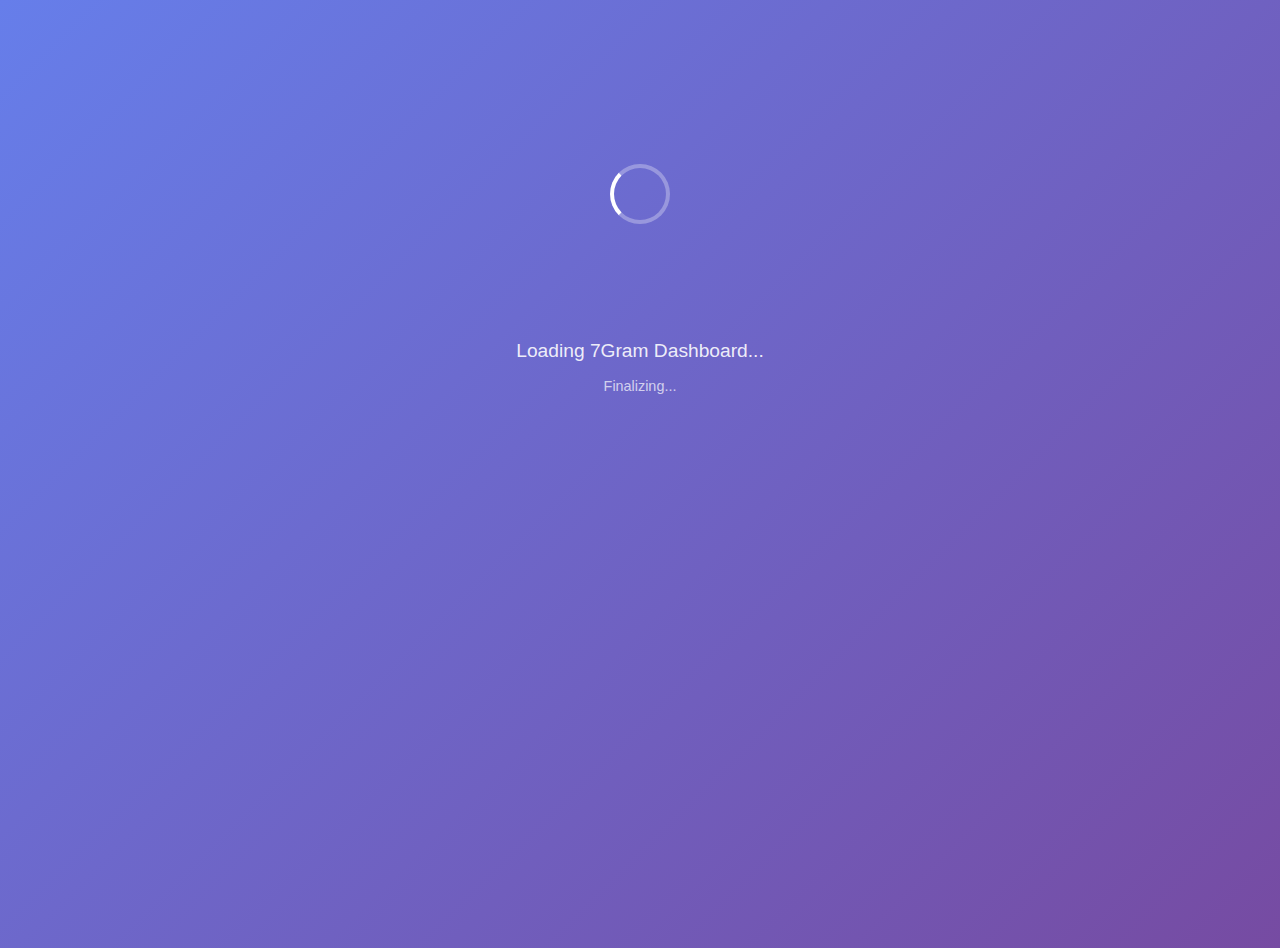
<file: config/nginx/html/index.html>
<!DOCTYPE html>
<html lang="en">
<head>
    <meta charset="UTF-8">
    <meta name="viewport" content="width=device-width, initial-scale=1.0, user-scalable=no">
    <meta name="description" content="7Gram.xyz Network Dashboard - Access all your home network services from one centralized, intelligent dashboard with real-time monitoring">
    <meta name="keywords" content="home dashboard, network services, media server, home automation, self-hosted, 7gram">
    <meta name="author" content="nuniesmith">
    <meta name="robots" content="noindex, nofollow">
    
    <!-- Accessibility and Color Scheme -->
    <meta name="color-scheme" content="light dark">
    
    <!-- Security Headers -->
    <meta http-equiv="X-Content-Type-Options" content="nosniff">
    <meta http-equiv="Referrer-Policy" content="strict-origin-when-cross-origin">
    
    <!-- PWA Meta Tags -->
    <meta name="application-name" content="7Gram Dashboard">
    <meta name="apple-mobile-web-app-capable" content="yes">
    <meta name="apple-mobile-web-app-status-bar-style" content="black-translucent">
    <meta name="apple-mobile-web-app-title" content="7Gram Dashboard">
    <meta name="mobile-web-app-capable" content="yes">
    <meta name="msapplication-TileColor" content="#667eea">
    <meta name="msapplication-tap-highlight" content="no">
    <meta name="theme-color" content="#667eea" media="(prefers-color-scheme: light)">
    <meta name="theme-color" content="#1a1a2e" media="(prefers-color-scheme: dark)">
    
    <!-- Preconnect for Performance -->
    <link rel="preconnect" href="https://fonts.googleapis.com">
    <link rel="preconnect" dns-prefetch href="https://7gram.xyz">
    <link rel="preconnect" dns-prefetch href="https://api.7gram.xyz">
    
    <!-- Icons and Manifest -->
    <link rel="manifest" href="/manifest.json">
    <link rel="icon" href="data:image/svg+xml,<svg xmlns='http://www.w3.org/2000/svg' viewBox='0 0 100 100'><text y='.9em' font-size='90'>🏠</text></svg>">
    <link rel="icon" type="image/x-icon" href="/assets/images/favicon.ico">
    <link rel="icon" type="image/png" sizes="32x32" href="/assets/images/icons/icon-32x32.png">
    <link rel="icon" type="image/png" sizes="16x16" href="/assets/images/icons/icon-16x16.png">
    <link rel="apple-touch-icon" href="/assets/images/icons/icon-192x192.png">
    
    <title>🏠 7Gram Dashboard</title>
    
    <!-- Load CSS synchronously to prevent FOUC -->
    <link rel="stylesheet" href="assets/css/main.css">
    <link rel="stylesheet" href="assets/css/components.css">
    <link rel="stylesheet" href="assets/css/themes/default.css" id="theme-stylesheet">
    
    <!-- Critical inline styles -->
    <style>
        body {
            margin: 0;
            font-family: -apple-system, BlinkMacSystemFont, 'Segoe UI', Roboto, sans-serif;
            background: linear-gradient(135deg, #667eea 0%, #764ba2 100%);
            color: #212529;
            line-height: 1.6;
            overflow-x: hidden;
        }
        
        .container {
            min-height: 100vh;
            display: flex;
            flex-direction: column;
        }
        
        .loading-container {
            display: flex;
            flex-direction: column;
            align-items: center;
            justify-content: center;
            min-height: 50vh;
            text-align: center;
        }
        
        .loading-spinner {
            position: relative;
            margin-bottom: 2rem;
        }
        
        .spinner {
            width: 60px;
            height: 60px;
            border: 4px solid rgba(255, 255, 255, 0.3);
            border-left: 4px solid #ffffff;
            border-radius: 50%;
            animation: spin 1s linear infinite;
        }
        
        @keyframes spin {
            0% { transform: rotate(0deg); }
            100% { transform: rotate(360deg); }
        }
        
        .loading-text {
            color: rgba(255, 255, 255, 0.9);
            font-size: 1.2rem;
            font-weight: 500;
            margin-bottom: 0.5rem;
        }
        
        .loading-subtext {
            color: rgba(255, 255, 255, 0.7);
            font-size: 0.9rem;
        }
        
        .error-container {
            display: none;
            flex-direction: column;
            align-items: center;
            justify-content: center;
            min-height: 50vh;
            text-align: center;
            color: rgba(255, 255, 255, 0.9);
        }
        
        .retry-button {
            background: rgba(255, 255, 255, 0.2);
            border: 2px solid rgba(255, 255, 255, 0.3);
            color: white;
            padding: 0.75rem 1.5rem;
            border-radius: 50px;
            font-size: 1rem;
            cursor: pointer;
            transition: all 0.3s ease;
            margin-top: 1rem;
        }
        
        .retry-button:hover {
            background: rgba(255, 255, 255, 0.3);
            transform: translateY(-2px);
        }

        /* Prevent FOUC */
        .dashboard-content {
            visibility: hidden;
        }
        
        .dashboard-loaded .dashboard-content {
            visibility: visible;
        }
    </style>
</head>
<body>
    <div class="container">
        <!-- Header -->
        <header id="dashboard-header" role="banner">
            <!-- Dynamic header content -->
        </header>

        <!-- Main Content -->
        <main id="main-content" role="main">
            <!-- Status Bar -->
            <div id="status-bar" class="status-bar" style="display: none;">
                <div class="status-item">
                    <span id="services-online">0</span> Online
                </div>
                <div class="status-item">
                    <span id="services-warning">0</span> Warning  
                </div>
                <div class="status-item">
                    <span id="services-offline">0</span> Offline
                </div>
                <div class="status-item">
                    Last updated: <span id="last-updated">Never</span>
                </div>
            </div>
            
            <!-- Search Container -->
            <div id="search-container" class="search-container dashboard-content" style="display: none;">
                <div class="search-wrapper">
                    <!-- FIXED: Changed id to match what searchManager expects -->
                    <input 
                        type="text" 
                        id="search" 
                        placeholder="🔍 Search services... (Ctrl+K)"
                        aria-label="Search services"
                        autocomplete="off"
                        spellcheck="false"
                    >
                    <!-- Also provide fallback ID -->
                    <input 
                        type="text" 
                        id="global-search" 
                        style="display: none;"
                        placeholder="🔍 Search services... (Ctrl+K)"
                        aria-label="Search services"
                        autocomplete="off"
                        spellcheck="false"
                    >
                    <div id="search-suggestions" class="search-suggestions" style="display: none;"></div>
                </div>
                <div id="quick-filters" class="quick-filters"></div>
            </div>
            
            <!-- Services Container -->
            <div id="services-container" aria-live="polite">
                <div class="loading-container" id="loading-container">
                    <div class="loading-spinner">
                        <div class="spinner" aria-hidden="true"></div>
                    </div>
                    <div class="loading-text">Loading 7Gram Dashboard...</div>
                    <div class="loading-subtext" id="loading-status">Initializing...</div>
                </div>
                
                <!-- Error State -->
                <div class="error-container" id="error-container">
                    <div style="font-size: 4rem;">⚠️</div>
                    <h3>Unable to Load Dashboard</h3>
                    <p id="error-message">Something went wrong while loading your services.</p>
                    <button class="retry-button" onclick="location.reload()">
                        🔄 Retry
                    </button>
                </div>
            </div>
        </main>

        <!-- Footer -->
        <footer id="dashboard-footer" role="contentinfo" class="dashboard-content">
            <!-- Dynamic footer content -->
        </footer>
    </div>

    <!-- Fallback Dashboard (if modules fail) -->
    <script>
        // Fallback timeout to prevent infinite loading
        let fallbackTimeout = setTimeout(() => {
            console.warn('⚠️ Fallback activated: Modules took too long to load');
            showFallbackDashboard();
        }, 15000); // 15 second timeout

        function clearFallbackTimeout() {
            if (fallbackTimeout) {
                clearTimeout(fallbackTimeout);
                fallbackTimeout = null;
            }
        }

        function updateLoadingStatus(message) {
            const statusEl = document.getElementById('loading-status');
            if (statusEl) {
                statusEl.textContent = message;
            }
        }

        function showFallbackDashboard() {
            clearFallbackTimeout();
            const container = document.getElementById('services-container');
            if (container) {
                container.innerHTML = `
                    <div style="text-align: center; padding: 2rem; color: rgba(255,255,255,0.9);">
                        <h2>🌐 7Gram Dashboard</h2>
                        <p>Fallback mode activated. Some features may be limited.</p>
                        <div style="display: grid; grid-template-columns: repeat(auto-fit, minmax(250px, 1fr)); gap: 1rem; margin-top: 2rem;">
                            <div style="background: rgba(255,255,255,0.1); padding: 1.5rem; border-radius: 12px; backdrop-filter: blur(10px); border: 1px solid rgba(255,255,255,0.2);">
                                <h3>🎬 Media Services</h3>
                                <p>Emby, Jellyfin, Plex</p>
                                <a href="https://emby.7gram.xyz" target="_blank" style="color: white; text-decoration: none; background: rgba(255,255,255,0.2); padding: 0.5rem 1rem; border-radius: 20px; display: inline-block; margin-top: 1rem;">Open Emby</a>
                            </div>
                            <div style="background: rgba(255,255,255,0.1); padding: 1.5rem; border-radius: 12px; backdrop-filter: blur(10px); border: 1px solid rgba(255,255,255,0.2);">
                                <h3>🤖 AI Services</h3>
                                <p>Open WebUI, Ollama</p>
                                <a href="https://ai.7gram.xyz" target="_blank" style="color: white; text-decoration: none; background: rgba(255,255,255,0.2); padding: 0.5rem 1rem; border-radius: 20px; display: inline-block; margin-top: 1rem;">Open AI</a>
                            </div>
                            <div style="background: rgba(255,255,255,0.1); padding: 1.5rem; border-radius: 12px; backdrop-filter: blur(10px); border: 1px solid rgba(255,255,255,0.2);">
                                <h3>🏠 Home Services</h3>
                                <p>Home Assistant, Pi-hole</p>
                                <a href="https://home.7gram.xyz" target="_blank" style="color: white; text-decoration: none; background: rgba(255,255,255,0.2); padding: 0.5rem 1rem; border-radius: 20px; display: inline-block; margin-top: 1rem;">Open Home</a>
                            </div>
                        </div>
                        <div style="margin-top: 2rem;">
                            <button onclick="location.reload()" style="background: rgba(255,255,255,0.2); border: none; color: white; padding: 0.75rem 1.5rem; border-radius: 25px; cursor: pointer; font-size: 1rem;">
                                🔄 Try Again
                            </button>
                        </div>
                    </div>
                `;
            }
            document.body.classList.add('dashboard-loaded');
        }

        function hideLoading() {
            const loadingContainer = document.getElementById('loading-container');
            if (loadingContainer) {
                loadingContainer.style.display = 'none';
            }
            document.body.classList.add('dashboard-loaded');
        }

        function showError(message, details = null) {
            clearFallbackTimeout();
            const loadingContainer = document.getElementById('loading-container');
            const errorContainer = document.getElementById('error-container');
            const errorMessage = document.getElementById('error-message');
            
            if (loadingContainer) loadingContainer.style.display = 'none';
            if (errorContainer) errorContainer.style.display = 'flex';
            if (errorMessage) {
                errorMessage.textContent = message;
                if (details) {
                    const detailsEl = document.createElement('details');
                    detailsEl.innerHTML = `
                        <summary style="cursor: pointer; margin-bottom: 0.5rem;">Technical Details</summary>
                        <pre style="text-align: left; font-size: 0.8rem; margin-top: 0.5rem; white-space: pre-wrap;">${details}</pre>
                    `;
                    errorMessage.appendChild(detailsEl);
                }
            }
            console.error('Dashboard Error:', message, details);
        }
    </script>

    <!-- Load modules with better error handling -->
    <script>
        // Update loading status
        updateLoadingStatus('Loading JavaScript modules...');

        // Load modules sequentially with fallbacks
        async function loadDashboard() {
            try {
                // Try to load main.js first (most important)
                updateLoadingStatus('Loading main module...');
                const mainScript = document.createElement('script');
                mainScript.src = './assets/js/main.js';
                mainScript.type = 'module';
                
                await new Promise((resolve, reject) => {
                    mainScript.onload = resolve;
                    mainScript.onerror = reject;
                    document.head.appendChild(mainScript);
                });
                
                console.log('✅ Main module loaded');
                
                // Load other modules
                const modules = [
                    { name: 'serviceLoader', path: './assets/js/modules/serviceLoader.js' },
                    { name: 'searchManager', path: './assets/js/modules/searchManager.js' },
                    { name: 'themeManager', path: './assets/js/modules/themeManager.js' },
                    { name: 'componentLoader', path: './assets/js/modules/componentLoader.js' },
                    { name: 'healthChecker', path: './assets/js/modules/healthChecker.js' }
                ];
                
                for (const module of modules) {
                    try {
                        updateLoadingStatus(`Loading ${module.name}...`);
                        const script = document.createElement('script');
                        script.src = module.path;
                        script.type = 'module';
                        
                        await new Promise((resolve, reject) => {
                            script.onload = resolve;
                            script.onerror = reject;
                            document.head.appendChild(script);
                        });
                        
                        console.log(`✅ ${module.name} module loaded`);
                    } catch (error) {
                        console.warn(`⚠️ Failed to load ${module.name}:`, error);
                        // Continue loading other modules
                    }
                }
                
                updateLoadingStatus('Finalizing...');
                
                // Give modules time to initialize
                setTimeout(() => {
                    clearFallbackTimeout();
                    hideLoading();
                    console.log('✅ Dashboard loading complete');
                }, 1000);
                
            } catch (error) {
                console.error('❌ Failed to load dashboard:', error);
                showError('Failed to load dashboard modules. Using fallback mode.');
                setTimeout(showFallbackDashboard, 2000);
            }
        }

        // Start loading when DOM is ready
        if (document.readyState === 'loading') {
            document.addEventListener('DOMContentLoaded', loadDashboard);
        } else {
            loadDashboard();
        }

        // Global error handling
        window.addEventListener('error', (event) => {
            console.error('❌ Global error:', event.error);
        });

        window.addEventListener('unhandledrejection', (event) => {
            console.error('❌ Unhandled promise rejection:', event.reason);
        });
    </script>

    <!-- Service Worker (simplified) -->
    <script>
        if ('serviceWorker' in navigator) {
            navigator.serviceWorker.register('/sw.js')
                .then(reg => console.log('✅ Service Worker registered'))
                .catch(err => console.warn('⚠️ Service Worker registration failed:', err));
        }
    </script>
</body>
</html>
</file>
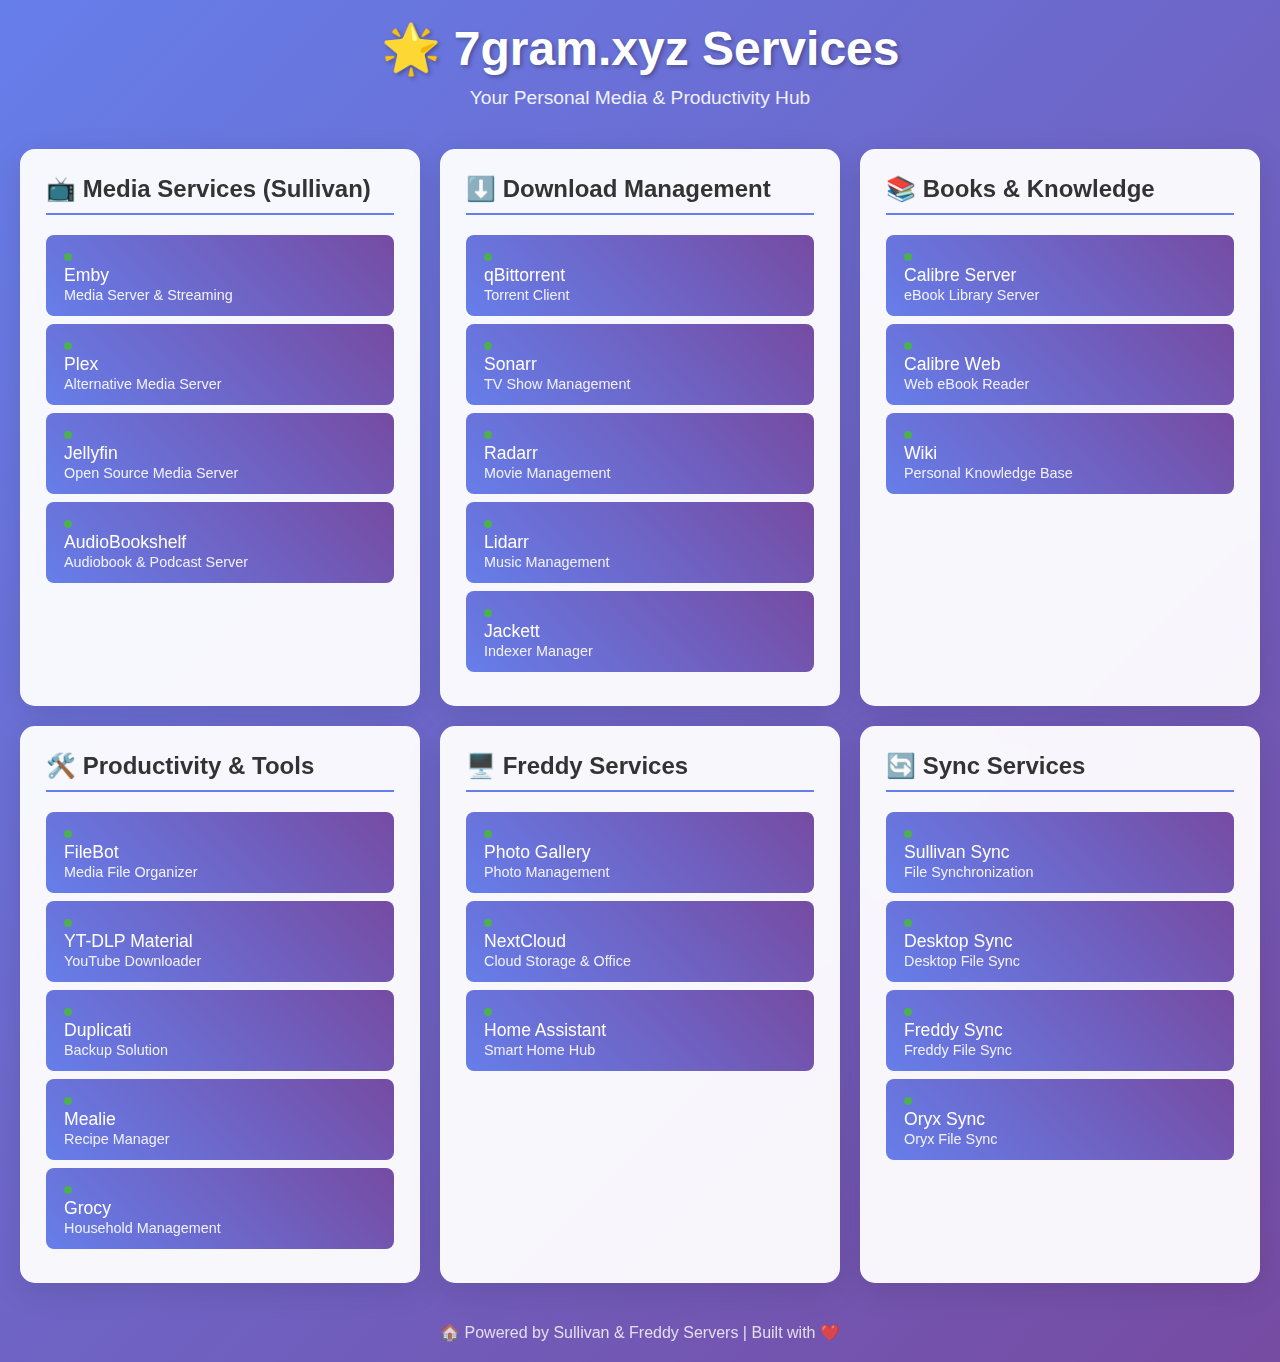
<file: services/nginx/html/index.html>
<!DOCTYPE html>
<html lang="en">
<head>
    <meta charset="UTF-8">
    <meta name="viewport" content="width=device-width, initial-scale=1.0">
    <title>7gram.xyz - Services Dashboard</title>
    <style>
        * {
            margin: 0;
            padding: 0;
            box-sizing: border-box;
        }

        body {
            font-family: 'Segoe UI', Tahoma, Geneva, Verdana, sans-serif;
            background: linear-gradient(135deg, #667eea 0%, #764ba2 100%);
            min-height: 100vh;
            padding: 20px;
        }

        .container {
            max-width: 1400px;
            margin: 0 auto;
        }

        .header {
            text-align: center;
            color: white;
            margin-bottom: 40px;
        }

        .header h1 {
            font-size: 3rem;
            margin-bottom: 10px;
            text-shadow: 2px 2px 4px rgba(0,0,0,0.3);
        }

        .header p {
            font-size: 1.2rem;
            opacity: 0.9;
        }

        .services-grid {
            display: grid;
            grid-template-columns: repeat(auto-fill, minmax(300px, 1fr));
            gap: 20px;
            margin-bottom: 40px;
        }

        .service-category {
            background: rgba(255, 255, 255, 0.95);
            border-radius: 15px;
            padding: 25px;
            box-shadow: 0 8px 32px rgba(0,0,0,0.1);
            backdrop-filter: blur(10px);
            border: 1px solid rgba(255, 255, 255, 0.2);
        }

        .service-category h2 {
            color: #333;
            margin-bottom: 20px;
            font-size: 1.5rem;
            border-bottom: 2px solid #667eea;
            padding-bottom: 10px;
        }

        .service-link {
            display: block;
            padding: 12px 18px;
            margin: 8px 0;
            background: linear-gradient(45deg, #667eea, #764ba2);
            color: white;
            text-decoration: none;
            border-radius: 8px;
            transition: all 0.3s ease;
            font-weight: 500;
        }

        .service-link:hover {
            transform: translateY(-2px);
            box-shadow: 0 4px 15px rgba(102, 126, 234, 0.4);
            background: linear-gradient(45deg, #764ba2, #667eea);
        }

        .service-link .service-name {
            font-size: 1.1rem;
            display: block;
        }

        .service-link .service-desc {
            font-size: 0.9rem;
            opacity: 0.9;
            margin-top: 4px;
        }

        .server-status {
            display: inline-block;
            width: 8px;
            height: 8px;
            border-radius: 50%;
            background: #4CAF50;
            margin-right: 8px;
        }

        .footer {
            text-align: center;
            color: white;
            opacity: 0.8;
            margin-top: 40px;
        }

        @media (max-width: 768px) {
            .services-grid {
                grid-template-columns: 1fr;
            }
            
            .header h1 {
                font-size: 2rem;
            }
        }
    </style>
</head>
<body>
    <div class="container">
        <div class="header">
            <h1>🌟 7gram.xyz Services</h1>
            <p>Your Personal Media & Productivity Hub</p>
        </div>

        <div class="services-grid">
            <!-- Sullivan Media Services -->
            <div class="service-category">
                <h2>📺 Media Services (Sullivan)</h2>
                <a href="https://emby.7gram.xyz" class="service-link" target="_blank">
                    <span class="server-status"></span>
                    <span class="service-name">Emby</span>
                    <span class="service-desc">Media Server & Streaming</span>
                </a>
                <a href="https://plex.7gram.xyz" class="service-link" target="_blank">
                    <span class="server-status"></span>
                    <span class="service-name">Plex</span>
                    <span class="service-desc">Alternative Media Server</span>
                </a>
                <a href="https://jellyfin.7gram.xyz" class="service-link" target="_blank">
                    <span class="server-status"></span>
                    <span class="service-name">Jellyfin</span>
                    <span class="service-desc">Open Source Media Server</span>
                </a>
                <a href="https://audiobooks.7gram.xyz" class="service-link" target="_blank">
                    <span class="server-status"></span>
                    <span class="service-name">AudioBookshelf</span>
                    <span class="service-desc">Audiobook & Podcast Server</span>
                </a>
            </div>

            <!-- Download Management -->
            <div class="service-category">
                <h2>⬇️ Download Management</h2>
                <a href="https://qbt.7gram.xyz" class="service-link" target="_blank">
                    <span class="server-status"></span>
                    <span class="service-name">qBittorrent</span>
                    <span class="service-desc">Torrent Client</span>
                </a>
                <a href="https://sonarr.7gram.xyz" class="service-link" target="_blank">
                    <span class="server-status"></span>
                    <span class="service-name">Sonarr</span>
                    <span class="service-desc">TV Show Management</span>
                </a>
                <a href="https://radarr.7gram.xyz" class="service-link" target="_blank">
                    <span class="server-status"></span>
                    <span class="service-name">Radarr</span>
                    <span class="service-desc">Movie Management</span>
                </a>
                <a href="https://lidarr.7gram.xyz" class="service-link" target="_blank">
                    <span class="server-status"></span>
                    <span class="service-name">Lidarr</span>
                    <span class="service-desc">Music Management</span>
                </a>
                <a href="https://jackett.7gram.xyz" class="service-link" target="_blank">
                    <span class="server-status"></span>
                    <span class="service-name">Jackett</span>
                    <span class="service-desc">Indexer Manager</span>
                </a>
            </div>

            <!-- Books & Knowledge -->
            <div class="service-category">
                <h2>📚 Books & Knowledge</h2>
                <a href="https://calibre-server.7gram.xyz" class="service-link" target="_blank">
                    <span class="server-status"></span>
                    <span class="service-name">Calibre Server</span>
                    <span class="service-desc">eBook Library Server</span>
                </a>
                <a href="https://calibre.7gram.xyz" class="service-link" target="_blank">
                    <span class="server-status"></span>
                    <span class="service-name">Calibre Web</span>
                    <span class="service-desc">Web eBook Reader</span>
                </a>
                <a href="https://wiki.7gram.xyz" class="service-link" target="_blank">
                    <span class="server-status"></span>
                    <span class="service-name">Wiki</span>
                    <span class="service-desc">Personal Knowledge Base</span>
                </a>
            </div>

            <!-- Productivity & Tools -->
            <div class="service-category">
                <h2>🛠️ Productivity & Tools</h2>
                <a href="https://filebot.7gram.xyz" class="service-link" target="_blank">
                    <span class="server-status"></span>
                    <span class="service-name">FileBot</span>
                    <span class="service-desc">Media File Organizer</span>
                </a>
                <a href="https://yt.7gram.xyz" class="service-link" target="_blank">
                    <span class="server-status"></span>
                    <span class="service-name">YT-DLP Material</span>
                    <span class="service-desc">YouTube Downloader</span>
                </a>
                <a href="https://duplicati.7gram.xyz" class="service-link" target="_blank">
                    <span class="server-status"></span>
                    <span class="service-name">Duplicati</span>
                    <span class="service-desc">Backup Solution</span>
                </a>
                <a href="https://mealie.7gram.xyz" class="service-link" target="_blank">
                    <span class="server-status"></span>
                    <span class="service-name">Mealie</span>
                    <span class="service-desc">Recipe Manager</span>
                </a>
                <a href="https://grocy.7gram.xyz" class="service-link" target="_blank">
                    <span class="server-status"></span>
                    <span class="service-name">Grocy</span>
                    <span class="service-desc">Household Management</span>
                </a>
            </div>

            <!-- Freddy Services -->
            <div class="service-category">
                <h2>🖥️ Freddy Services</h2>
                <a href="https://photo.7gram.xyz" class="service-link" target="_blank">
                    <span class="server-status"></span>
                    <span class="service-name">Photo Gallery</span>
                    <span class="service-desc">Photo Management</span>
                </a>
                <a href="https://nextcloud.7gram.xyz" class="service-link" target="_blank">
                    <span class="server-status"></span>
                    <span class="service-name">NextCloud</span>
                    <span class="service-desc">Cloud Storage & Office</span>
                </a>
                <a href="https://home.7gram.xyz" class="service-link" target="_blank">
                    <span class="server-status"></span>
                    <span class="service-name">Home Assistant</span>
                    <span class="service-desc">Smart Home Hub</span>
                </a>
            </div>

            <!-- Sync Services -->
            <div class="service-category">
                <h2>🔄 Sync Services</h2>
                <a href="https://sync-sullivan.7gram.xyz" class="service-link" target="_blank">
                    <span class="server-status"></span>
                    <span class="service-name">Sullivan Sync</span>
                    <span class="service-desc">File Synchronization</span>
                </a>
                <a href="https://sync-desktop.7gram.xyz" class="service-link" target="_blank">
                    <span class="server-status"></span>
                    <span class="service-name">Desktop Sync</span>
                    <span class="service-desc">Desktop File Sync</span>
                </a>
                <a href="https://sync-freddy.7gram.xyz" class="service-link" target="_blank">
                    <span class="server-status"></span>
                    <span class="service-name">Freddy Sync</span>
                    <span class="service-desc">Freddy File Sync</span>
                </a>
                <a href="https://sync-oryx.7gram.xyz" class="service-link" target="_blank">
                    <span class="server-status"></span>
                    <span class="service-name">Oryx Sync</span>
                    <span class="service-desc">Oryx File Sync</span>
                </a>
            </div>
        </div>

        <div class="footer">
            <p>🏠 Powered by Sullivan & Freddy Servers | Built with ❤️</p>
        </div>
    </div>

    <script>
        // Optional: Add service status checking
        document.addEventListener('DOMContentLoaded', function() {
            // You can add JavaScript here to check service availability
            console.log('7gram.xyz Dashboard Loaded');
        });
    </script>
</body>
</html>
</file>
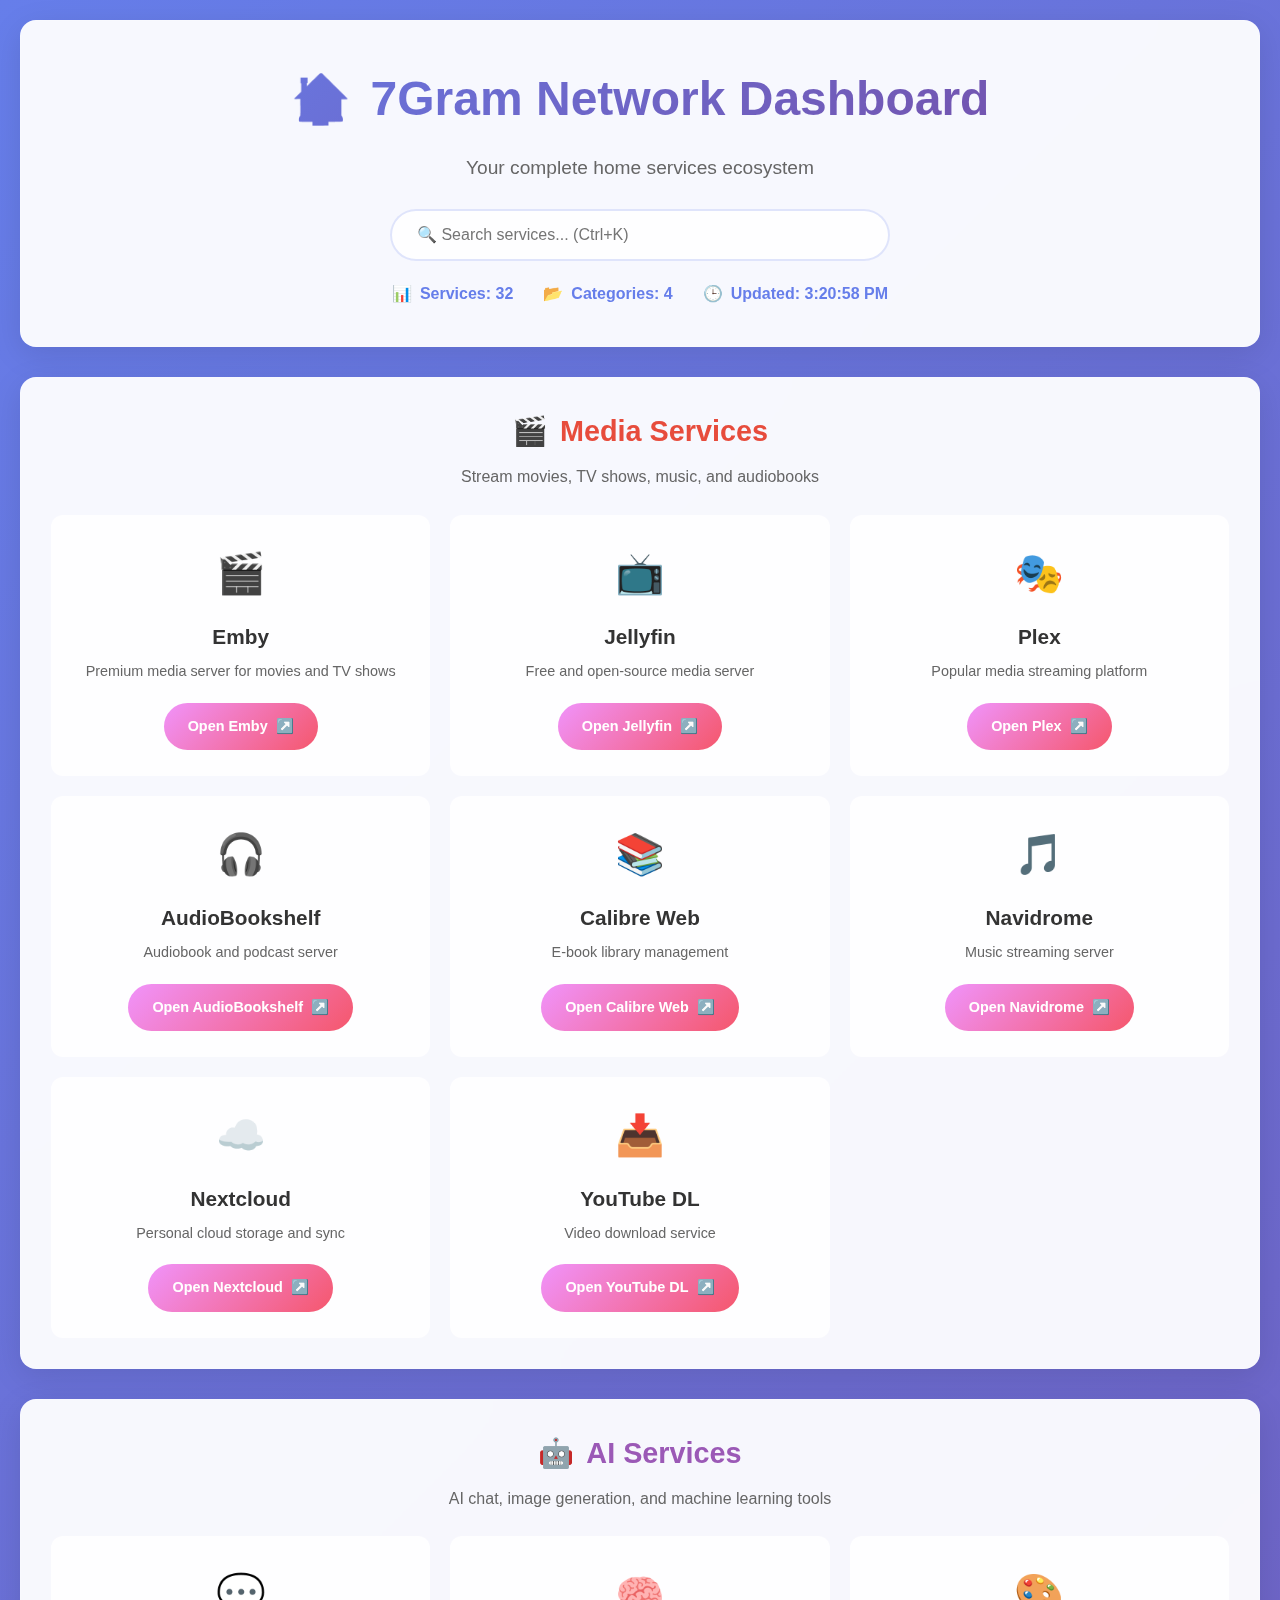
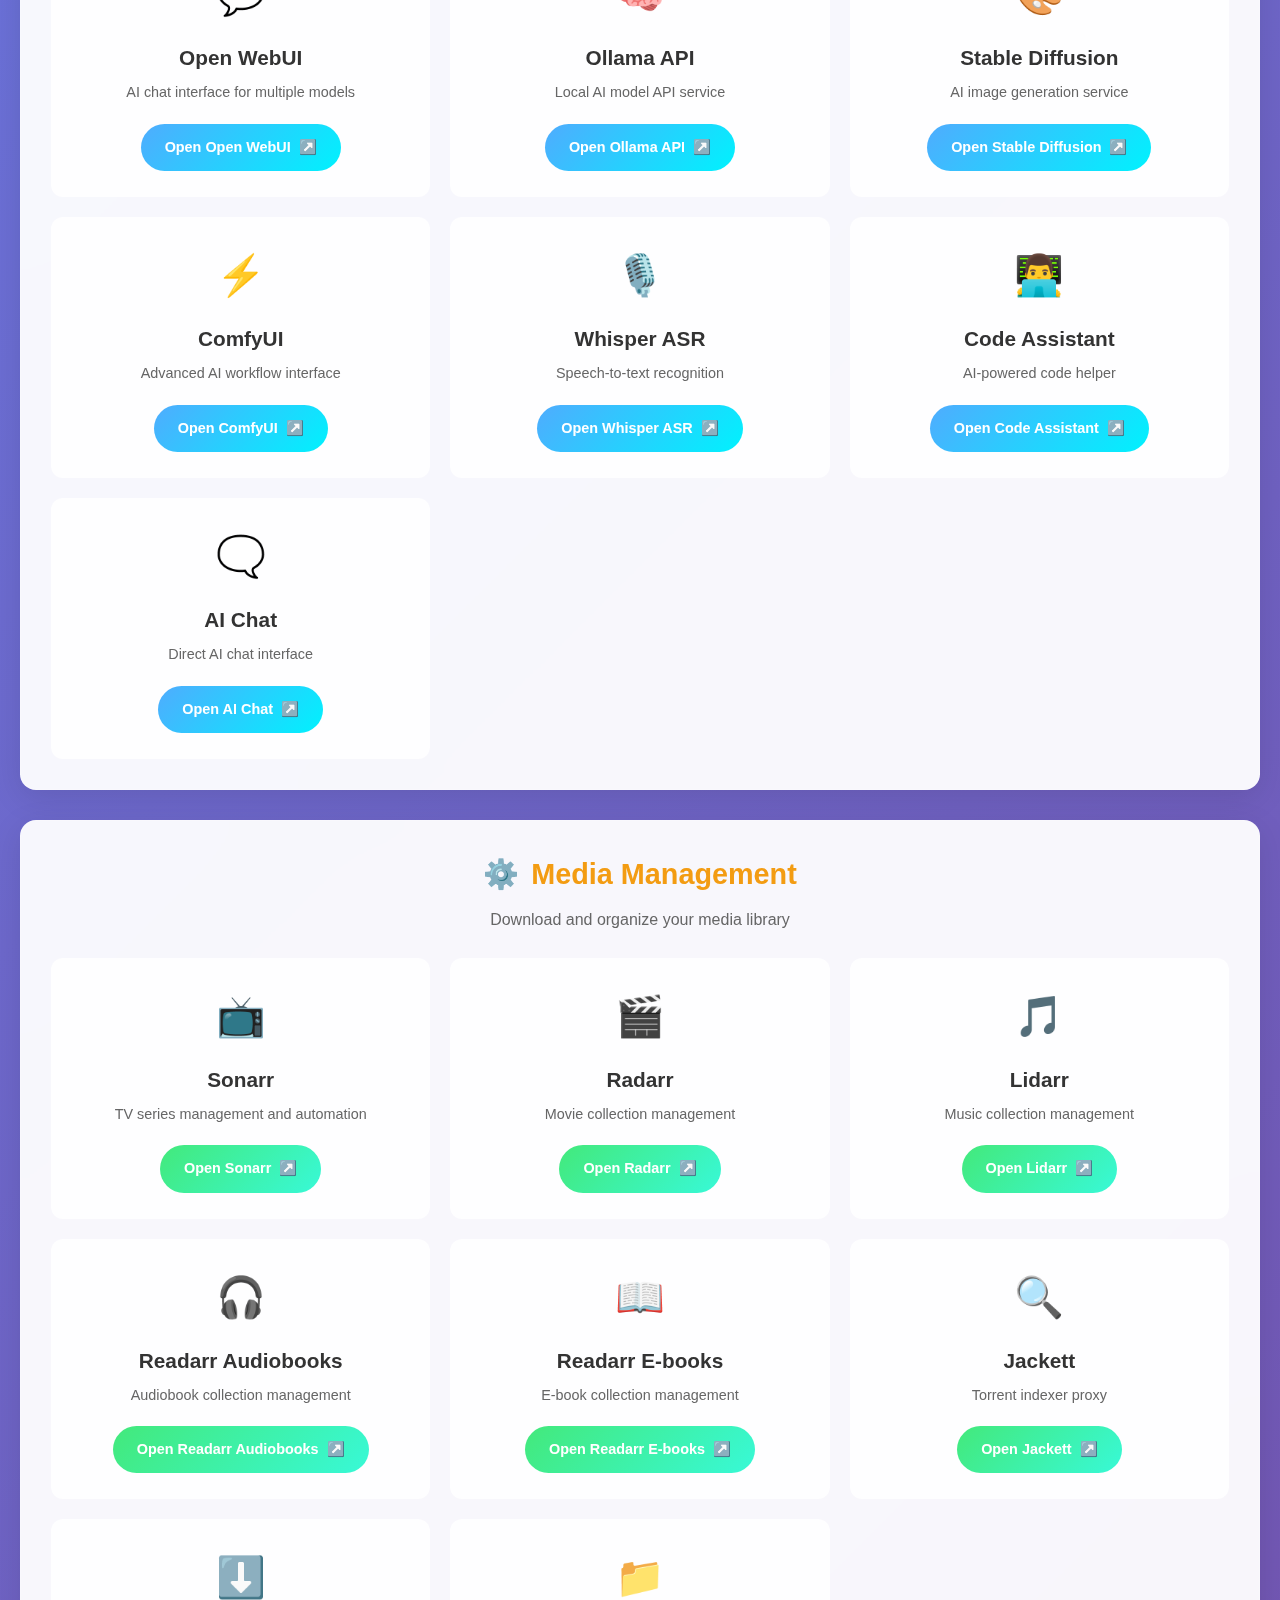
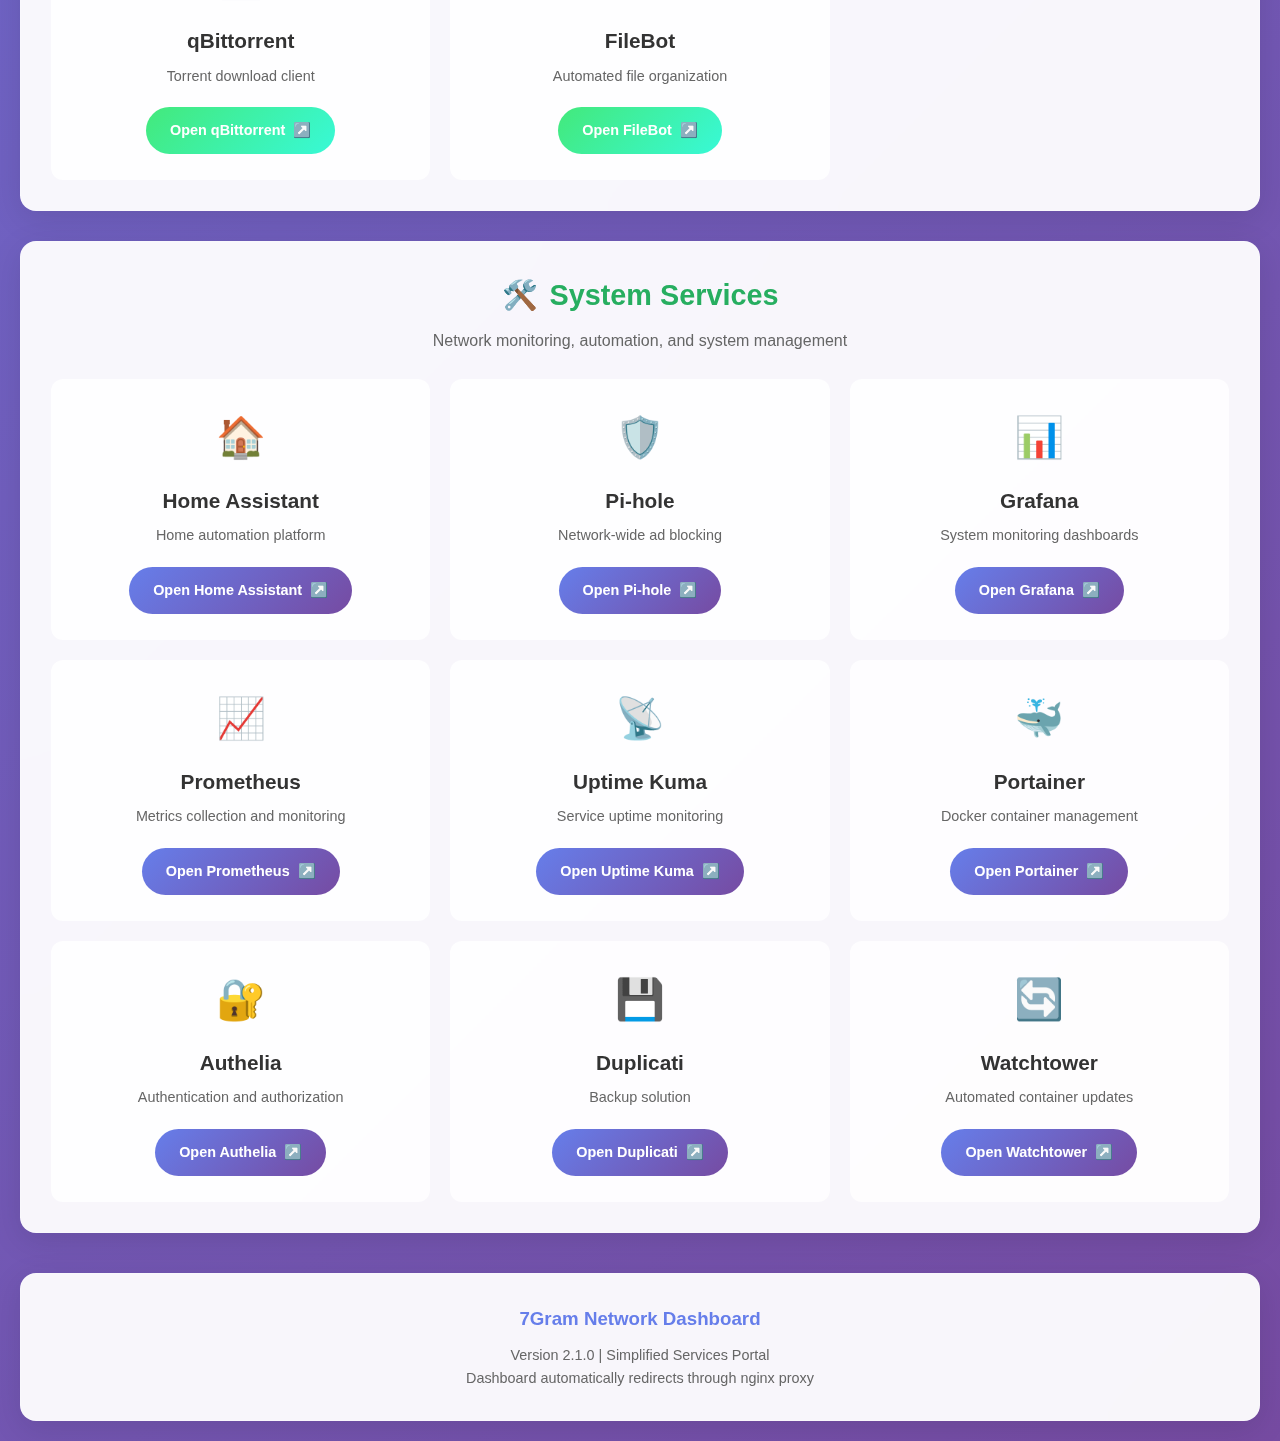
<file: shared/shared_nginx/html/index.html>
<!DOCTYPE html>
<html lang="en">
<head>
    <meta charset="UTF-8">
    <meta name="viewport" content="width=device-width, initial-scale=1.0">
    <meta name="description" content="7Gram Network Dashboard - Access all your home network services">
    <meta name="theme-color" content="#667eea">
    
    <title>🏠 7Gram Dashboard</title>
    
    <style>
        :root {
            --primary-gradient: linear-gradient(135deg, #667eea 0%, #764ba2 100%);
            --secondary-gradient: linear-gradient(135deg, #f093fb 0%, #f5576c 100%);
            --success-gradient: linear-gradient(135deg, #4facfe 0%, #00f2fe 100%);
            --warning-gradient: linear-gradient(135deg, #43e97b 0%, #38f9d7 100%);
            --card-shadow: 0 8px 32px rgba(0, 0, 0, 0.1);
            --card-hover-shadow: 0 12px 40px rgba(0, 0, 0, 0.15);
            --border-radius: 16px;
            --transition: all 0.3s cubic-bezier(0.4, 0, 0.2, 1);
        }

        * {
            margin: 0;
            padding: 0;
            box-sizing: border-box;
        }

        body {
            font-family: -apple-system, BlinkMacSystemFont, 'Segoe UI', Roboto, sans-serif;
            background: var(--primary-gradient);
            min-height: 100vh;
            color: #333;
            line-height: 1.6;
        }

        .container {
            max-width: 1400px;
            margin: 0 auto;
            padding: 20px;
        }

        .header {
            background: rgba(255, 255, 255, 0.95);
            backdrop-filter: blur(20px);
            border-radius: var(--border-radius);
            box-shadow: var(--card-shadow);
            border: 1px solid rgba(255, 255, 255, 0.2);
            padding: 40px;
            margin-bottom: 30px;
            text-align: center;
        }

        .header h1 {
            font-size: 3rem;
            font-weight: 800;
            background: var(--primary-gradient);
            -webkit-background-clip: text;
            -webkit-text-fill-color: transparent;
            background-clip: text;
            margin-bottom: 15px;
            display: flex;
            align-items: center;
            justify-content: center;
            gap: 20px;
        }

        .header .subtitle {
            color: #666;
            font-size: 1.2rem;
            margin-bottom: 25px;
        }

        .search-container {
            max-width: 500px;
            margin: 0 auto;
            position: relative;
        }

        .search-input {
            width: 100%;
            padding: 15px 25px;
            border: 2px solid rgba(102, 126, 234, 0.2);
            border-radius: 50px;
            background: rgba(255, 255, 255, 0.9);
            font-size: 1rem;
            outline: none;
            transition: var(--transition);
        }

        .search-input:focus {
            border-color: #667eea;
            background: white;
            box-shadow: 0 0 0 4px rgba(102, 126, 234, 0.1);
        }

        .stats-bar {
            display: flex;
            justify-content: center;
            gap: 30px;
            margin-top: 20px;
            flex-wrap: wrap;
        }

        .stat-item {
            display: flex;
            align-items: center;
            gap: 8px;
            font-weight: 600;
            color: #667eea;
        }

        .services-container {
            display: grid;
            gap: 30px;
        }

        .category {
            background: rgba(255, 255, 255, 0.95);
            backdrop-filter: blur(20px);
            border-radius: var(--border-radius);
            box-shadow: var(--card-shadow);
            border: 1px solid rgba(255, 255, 255, 0.2);
            padding: 30px;
            transition: var(--transition);
        }

        .category:hover {
            transform: translateY(-2px);
            box-shadow: var(--card-hover-shadow);
        }

        .category-header {
            text-align: center;
            margin-bottom: 25px;
        }

        .category-title {
            font-size: 1.8rem;
            font-weight: 700;
            margin-bottom: 10px;
            display: flex;
            align-items: center;
            justify-content: center;
            gap: 12px;
        }

        .category-title.media { color: #e74c3c; }
        .category-title.ai { color: #9b59b6; }
        .category-title.admin { color: #f39c12; }
        .category-title.system { color: #27ae60; }

        .category-description {
            color: #666;
            font-size: 1rem;
        }

        .services-grid {
            display: grid;
            grid-template-columns: repeat(auto-fill, minmax(280px, 1fr));
            gap: 20px;
        }

        .service-card {
            background: rgba(255, 255, 255, 0.8);
            border-radius: 12px;
            padding: 25px;
            border: 1px solid rgba(255, 255, 255, 0.3);
            transition: var(--transition);
            text-align: center;
        }

        .service-card:hover {
            transform: translateY(-5px);
            box-shadow: 0 8px 25px rgba(0, 0, 0, 0.15);
            background: rgba(255, 255, 255, 0.95);
        }

        .service-icon {
            font-size: 2.5rem;
            margin-bottom: 15px;
            display: block;
        }

        .service-name {
            font-size: 1.3rem;
            font-weight: 700;
            margin-bottom: 8px;
            color: #333;
        }

        .service-description {
            color: #666;
            font-size: 0.9rem;
            margin-bottom: 20px;
            line-height: 1.5;
        }

        .service-link {
            display: inline-flex;
            align-items: center;
            justify-content: center;
            gap: 8px;
            padding: 12px 24px;
            background: var(--primary-gradient);
            color: white;
            text-decoration: none;
            border-radius: 25px;
            font-weight: 600;
            font-size: 0.9rem;
            transition: var(--transition);
            min-width: 140px;
        }

        .service-link:hover {
            transform: translateY(-2px);
            box-shadow: 0 8px 20px rgba(102, 126, 234, 0.4);
        }

        .service-link.media {
            background: var(--secondary-gradient);
        }

        .service-link.ai {
            background: var(--success-gradient);
        }

        .service-link.admin {
            background: var(--warning-gradient);
        }

        .footer {
            background: rgba(255, 255, 255, 0.95);
            backdrop-filter: blur(20px);
            border-radius: var(--border-radius);
            box-shadow: var(--card-shadow);
            border: 1px solid rgba(255, 255, 255, 0.2);
            padding: 30px;
            margin-top: 40px;
            text-align: center;
        }

        .footer h3 {
            color: #667eea;
            margin-bottom: 10px;
        }

        .footer p {
            color: #666;
            font-size: 0.9rem;
        }

        /* Responsive Design */
        @media (max-width: 768px) {
            .container {
                padding: 15px;
            }
            
            .header h1 {
                font-size: 2.2rem;
                flex-direction: column;
                gap: 10px;
            }
            
            .services-grid {
                grid-template-columns: repeat(auto-fill, minmax(250px, 1fr));
                gap: 15px;
            }
            
            .stats-bar {
                gap: 15px;
            }
            
            .stat-item {
                font-size: 0.9rem;
            }
        }

        @media (max-width: 480px) {
            .header {
                padding: 25px 20px;
            }
            
            .header h1 {
                font-size: 1.8rem;
            }
            
            .services-grid {
                grid-template-columns: 1fr;
                gap: 15px;
            }
            
            .service-card {
                padding: 20px;
            }
        }

        /* Search functionality */
        .service-card.hidden {
            display: none;
        }

        .category.hidden {
            display: none;
        }

        .no-results {
            text-align: center;
            padding: 60px 20px;
            color: #666;
            display: none;
        }

        .no-results.show {
            display: block;
        }

        .no-results h3 {
            font-size: 1.5rem;
            margin-bottom: 10px;
            color: #333;
        }

        /* Loading animation */
        .loading-shimmer {
            background: linear-gradient(90deg, #f0f0f0 25%, #e0e0e0 50%, #f0f0f0 75%);
            background-size: 200% 100%;
            animation: shimmer 1.5s infinite;
        }

        @keyframes shimmer {
            0% { background-position: -200% 0; }
            100% { background-position: 200% 0; }
        }
    </style>
</head>
<body>
    <div class="container">
        <!-- Header -->
        <header class="header">
            <h1>
                <span>🏠</span>
                <span>7Gram Network Dashboard</span>
            </h1>
            <p class="subtitle">Your complete home services ecosystem</p>
            
            <div class="search-container">
                <input 
                    type="text" 
                    id="search-input" 
                    class="search-input" 
                    placeholder="🔍 Search services... (Ctrl+K)"
                    autocomplete="off"
                >
            </div>
            
            <div class="stats-bar">
                <div class="stat-item">
                    <span>📊</span>
                    <span>Services: <span id="total-services">0</span></span>
                </div>
                <div class="stat-item">
                    <span>📂</span>
                    <span>Categories: <span id="total-categories">0</span></span>
                </div>
                <div class="stat-item">
                    <span>🕒</span>
                    <span>Updated: <span id="last-updated">Now</span></span>
                </div>
            </div>
        </header>

        <!-- Services Container -->
        <main class="services-container" id="services-container">
            <!-- Services will be loaded here -->
        </main>

        <!-- No Results Message -->
        <div class="no-results" id="no-results">
            <h3>🔍 No services found</h3>
            <p>Try adjusting your search terms or browse all services.</p>
        </div>

        <!-- Footer -->
        <footer class="footer">
            <h3>7Gram Network Dashboard</h3>
            <p>
                Version 2.1.0 | Simplified Services Portal<br>
                Dashboard automatically redirects through nginx proxy
            </p>
        </footer>
    </div>

    <script>
        // Service configuration
        const services = {
            'Media Services': {
                icon: '🎬',
                color: 'media',
                description: 'Stream movies, TV shows, music, and audiobooks',
                services: [
                    { id: 'emby', name: 'Emby', icon: '🎬', description: 'Premium media server for movies and TV shows', url: 'https://emby.7gram.xyz' },
                    { id: 'jellyfin', name: 'Jellyfin', icon: '📺', description: 'Free and open-source media server', url: 'https://jellyfin.7gram.xyz' },
                    { id: 'plex', name: 'Plex', icon: '🎭', description: 'Popular media streaming platform', url: 'https://plex.7gram.xyz' },
                    { id: 'audiobookshelf', name: 'AudioBookshelf', icon: '🎧', description: 'Audiobook and podcast server', url: 'https://abs.7gram.xyz' },
                    { id: 'calibre', name: 'Calibre Web', icon: '📚', description: 'E-book library management', url: 'https://calibreweb.7gram.xyz' },
                    { id: 'navidrome', name: 'Navidrome', icon: '🎵', description: 'Music streaming server', url: 'https://music.7gram.xyz' },
                    { id: 'nextcloud', name: 'Nextcloud', icon: '☁️', description: 'Personal cloud storage and sync', url: 'https://nc.7gram.xyz' },
                    { id: 'youtube-dl', name: 'YouTube DL', icon: '📥', description: 'Video download service', url: 'https://youtube.7gram.xyz' }
                ]
            },
            'AI Services': {
                icon: '🤖',
                color: 'ai', 
                description: 'AI chat, image generation, and machine learning tools',
                services: [
                    { id: 'open-webui', name: 'Open WebUI', icon: '💬', description: 'AI chat interface for multiple models', url: 'https://ai.7gram.xyz' },
                    { id: 'ollama', name: 'Ollama API', icon: '🧠', description: 'Local AI model API service', url: 'https://ollama.7gram.xyz' },
                    { id: 'stable-diffusion', name: 'Stable Diffusion', icon: '🎨', description: 'AI image generation service', url: 'https://sd.7gram.xyz' },
                    { id: 'comfyui', name: 'ComfyUI', icon: '⚡', description: 'Advanced AI workflow interface', url: 'https://comfy.7gram.xyz' },
                    { id: 'whisper', name: 'Whisper ASR', icon: '🎙️', description: 'Speech-to-text recognition', url: 'https://whisper.7gram.xyz' },
                    { id: 'code-assistant', name: 'Code Assistant', icon: '👨‍💻', description: 'AI-powered code helper', url: 'https://code.7gram.xyz' },
                    { id: 'ai-chat', name: 'AI Chat', icon: '🗨️', description: 'Direct AI chat interface', url: 'https://chat.7gram.xyz' }
                ]
            },
            'Media Management': {
                icon: '⚙️',
                color: 'admin',
                description: 'Download and organize your media library',
                services: [
                    { id: 'sonarr', name: 'Sonarr', icon: '📺', description: 'TV series management and automation', url: 'https://sonarr.7gram.xyz' },
                    { id: 'radarr', name: 'Radarr', icon: '🎬', description: 'Movie collection management', url: 'https://radarr.7gram.xyz' },
                    { id: 'lidarr', name: 'Lidarr', icon: '🎵', description: 'Music collection management', url: 'https://lidarr.7gram.xyz' },
                    { id: 'readarr-audio', name: 'Readarr Audiobooks', icon: '🎧', description: 'Audiobook collection management', url: 'https://audiobooks.7gram.xyz' },
                    { id: 'readarr-ebooks', name: 'Readarr E-books', icon: '📖', description: 'E-book collection management', url: 'https://ebooks.7gram.xyz' },
                    { id: 'jackett', name: 'Jackett', icon: '🔍', description: 'Torrent indexer proxy', url: 'https://jackett.7gram.xyz' },
                    { id: 'qbittorrent', name: 'qBittorrent', icon: '⬇️', description: 'Torrent download client', url: 'https://qbt.7gram.xyz' },
                    { id: 'filebot', name: 'FileBot', icon: '📁', description: 'Automated file organization', url: 'https://filebot.7gram.xyz' }
                ]
            },
            'System Services': {
                icon: '🛠️',
                color: 'system',
                description: 'Network monitoring, automation, and system management',
                services: [
                    { id: 'home-assistant', name: 'Home Assistant', icon: '🏠', description: 'Home automation platform', url: 'https://home.7gram.xyz' },
                    { id: 'pihole', name: 'Pi-hole', icon: '🛡️', description: 'Network-wide ad blocking', url: 'https://pihole.7gram.xyz' },
                    { id: 'grafana', name: 'Grafana', icon: '📊', description: 'System monitoring dashboards', url: 'https://grafana.7gram.xyz' },
                    { id: 'prometheus', name: 'Prometheus', icon: '📈', description: 'Metrics collection and monitoring', url: 'https://prometheus.7gram.xyz' },
                    { id: 'uptime-kuma', name: 'Uptime Kuma', icon: '📡', description: 'Service uptime monitoring', url: 'https://uptime.7gram.xyz' },
                    { id: 'portainer', name: 'Portainer', icon: '🐳', description: 'Docker container management', url: 'https://portainer.7gram.xyz' },
                    { id: 'authelia', name: 'Authelia', icon: '🔐', description: 'Authentication and authorization', url: 'https://auth.7gram.xyz' },
                    { id: 'duplicati', name: 'Duplicati', icon: '💾', description: 'Backup solution', url: 'https://duplicati.7gram.xyz' },
                    { id: 'watchtower', name: 'Watchtower', icon: '🔄', description: 'Automated container updates', url: 'https://watchtower.7gram.xyz' }
                ]
            }
        };

        // Initialize dashboard
        document.addEventListener('DOMContentLoaded', () => {
            loadServices();
            setupSearch();
            setupKeyboardShortcuts();
            updateStats();
        });

        // Load and render services
        function loadServices() {
            const container = document.getElementById('services-container');
            container.innerHTML = '';

            Object.entries(services).forEach(([categoryName, categoryData]) => {
                const categoryElement = createCategoryElement(categoryName, categoryData);
                container.appendChild(categoryElement);
            });
        }

        // Create category element
        function createCategoryElement(categoryName, categoryData) {
            const categoryDiv = document.createElement('div');
            categoryDiv.className = 'category';
            categoryDiv.dataset.category = categoryData.color;

            categoryDiv.innerHTML = `
                <div class="category-header">
                    <h2 class="category-title ${categoryData.color}">
                        <span>${categoryData.icon}</span>
                        <span>${categoryName}</span>
                    </h2>
                    <p class="category-description">${categoryData.description}</p>
                </div>
                <div class="services-grid">
                    ${categoryData.services.map(service => createServiceCard(service, categoryData.color)).join('')}
                </div>
            `;

            return categoryDiv;
        }

        // Create service card
        function createServiceCard(service, categoryColor) {
            return `
                <div class="service-card" data-service="${service.id}" data-name="${service.name.toLowerCase()}" data-description="${service.description.toLowerCase()}">
                    <span class="service-icon">${service.icon}</span>
                    <h3 class="service-name">${service.name}</h3>
                    <p class="service-description">${service.description}</p>
                    <a href="${service.url}" class="service-link ${categoryColor}" target="_blank" rel="noopener noreferrer">
                        <span>Open ${service.name}</span>
                        <span>↗️</span>
                    </a>
                </div>
            `;
        }

        // Setup search functionality
        function setupSearch() {
            const searchInput = document.getElementById('search-input');
            let searchTimeout;

            searchInput.addEventListener('input', (e) => {
                clearTimeout(searchTimeout);
                searchTimeout = setTimeout(() => {
                    performSearch(e.target.value);
                }, 300);
            });

            searchInput.addEventListener('keydown', (e) => {
                if (e.key === 'Escape') {
                    searchInput.value = '';
                    performSearch('');
                    searchInput.blur();
                }
            });
        }

        // Perform search
        function performSearch(query) {
            const trimmedQuery = query.trim().toLowerCase();
            const serviceCards = document.querySelectorAll('.service-card');
            const categories = document.querySelectorAll('.category');
            const noResults = document.getElementById('no-results');
            
            let visibleCount = 0;

            if (trimmedQuery === '') {
                // Show all services
                serviceCards.forEach(card => card.classList.remove('hidden'));
                categories.forEach(category => category.classList.remove('hidden'));
                noResults.classList.remove('show');
                return;
            }

            // Filter services
            serviceCards.forEach(card => {
                const name = card.dataset.name;
                const description = card.dataset.description;
                const serviceId = card.dataset.service;

                const matches = name.includes(trimmedQuery) || 
                              description.includes(trimmedQuery) || 
                              serviceId.includes(trimmedQuery);

                if (matches) {
                    card.classList.remove('hidden');
                    visibleCount++;
                } else {
                    card.classList.add('hidden');
                }
            });

            // Hide empty categories
            categories.forEach(category => {
                const visibleServices = category.querySelectorAll('.service-card:not(.hidden)');
                if (visibleServices.length === 0) {
                    category.classList.add('hidden');
                } else {
                    category.classList.remove('hidden');
                }
            });

            // Show/hide no results message
            if (visibleCount === 0) {
                noResults.classList.add('show');
            } else {
                noResults.classList.remove('show');
            }
        }

        // Setup keyboard shortcuts
        function setupKeyboardShortcuts() {
            document.addEventListener('keydown', (e) => {
                if (e.target.tagName === 'INPUT') return;

                if ((e.ctrlKey || e.metaKey) && e.key.toLowerCase() === 'k') {
                    e.preventDefault();
                    document.getElementById('search-input').focus();
                }
            });
        }

        // Update statistics
        function updateStats() {
            const totalServices = Object.values(services).reduce((sum, category) => sum + category.services.length, 0);
            const totalCategories = Object.keys(services).length;

            document.getElementById('total-services').textContent = totalServices;
            document.getElementById('total-categories').textContent = totalCategories;
            document.getElementById('last-updated').textContent = new Date().toLocaleTimeString();
        }

        // Update timestamp every minute
        setInterval(() => {
            document.getElementById('last-updated').textContent = new Date().toLocaleTimeString();
        }, 60000);
    </script>
</body>
</html>
</file>
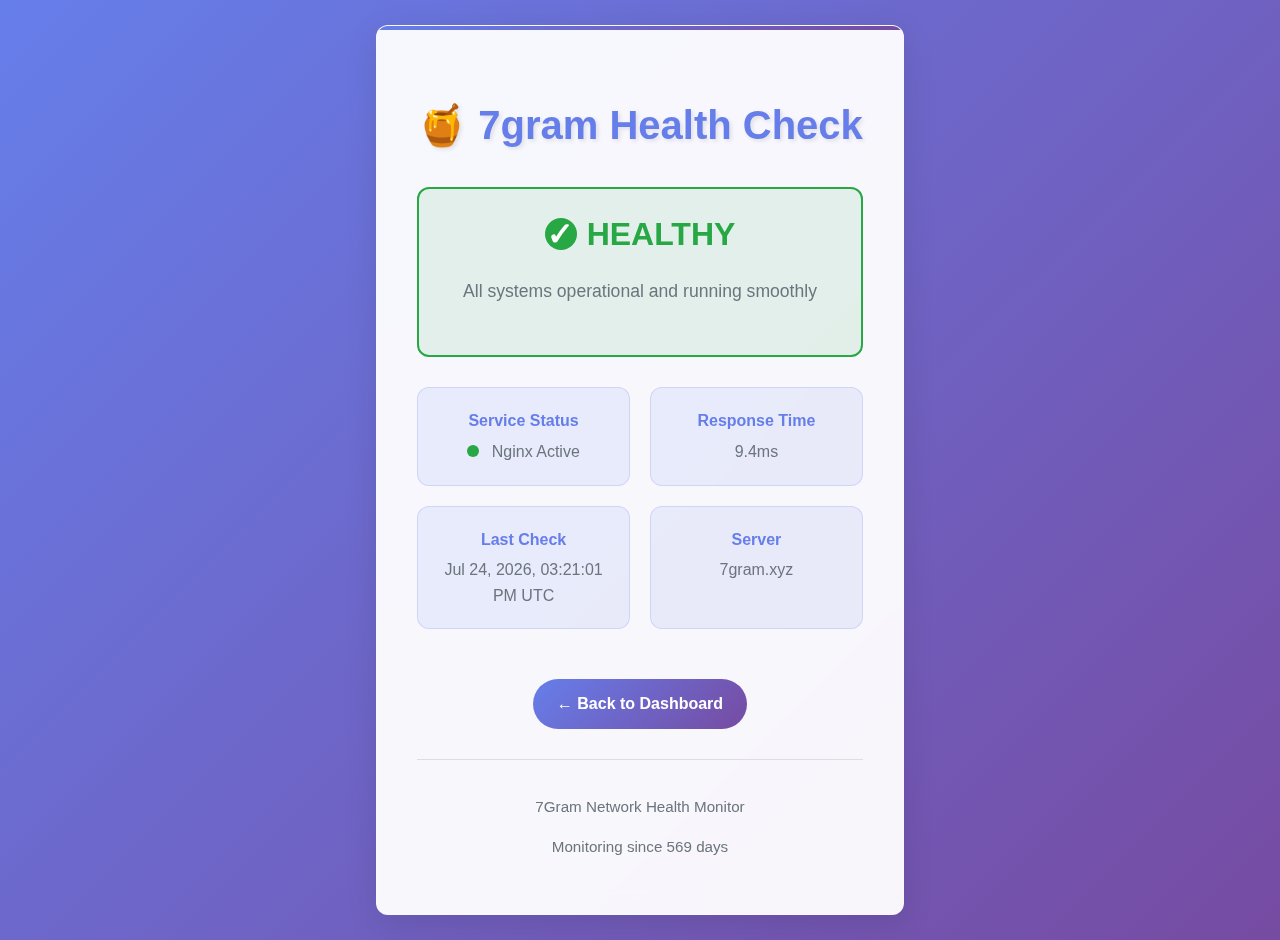
<file: config/nginx/html/health/index.html>
<!DOCTYPE html>
<html lang="en">
<head>
    <meta charset="UTF-8">
    <meta name="viewport" content="width=device-width, initial-scale=1.0">
    <title>7gram - Health Check</title>
    <style>
        :root {
            --primary-color: #667eea;
            --secondary-color: #764ba2;
            --accent-color: #ff006e;
            --success-color: #28a745;
            --background-color: #f8f9fa;
            --card-color: #ffffff;
            --text-color: #212529;
            --border-radius: 12px;
            --box-shadow: 0 8px 32px rgba(0, 0, 0, 0.1);
        }

        body {
            font-family: -apple-system, BlinkMacSystemFont, 'Segoe UI', Roboto, sans-serif;
            background: linear-gradient(135deg, var(--primary-color) 0%, var(--secondary-color) 100%);
            color: var(--text-color);
            margin: 0;
            padding: 20px;
            line-height: 1.6;
            text-align: center;
            display: flex;
            flex-direction: column;
            justify-content: center;
            min-height: 100vh;
        }

        .container {
            max-width: 600px;
            margin: 0 auto;
            background: rgba(255, 255, 255, 0.95);
            border-radius: var(--border-radius);
            box-shadow: var(--box-shadow);
            backdrop-filter: blur(10px);
            border: 1px solid rgba(255, 255, 255, 0.2);
            padding: 40px;
            position: relative;
            overflow: hidden;
        }

        .container::before {
            content: '';
            position: absolute;
            top: 0;
            left: 0;
            right: 0;
            height: 4px;
            background: linear-gradient(90deg, var(--primary-color), var(--secondary-color));
        }

        h1 {
            color: var(--primary-color);
            margin-bottom: 30px;
            font-size: 2.5rem;
            font-weight: 700;
            text-shadow: 2px 2px 4px rgba(0, 0, 0, 0.1);
        }

        .status-container {
            margin: 30px 0;
            padding: 20px;
            background: rgba(40, 167, 69, 0.1);
            border-radius: var(--border-radius);
            border: 2px solid var(--success-color);
        }

        .status {
            font-size: 2rem;
            color: var(--success-color);
            font-weight: bold;
            margin-bottom: 10px;
            display: flex;
            align-items: center;
            justify-content: center;
            gap: 10px;
        }

        .status-icon {
            width: 32px;
            height: 32px;
            background: var(--success-color);
            border-radius: 50%;
            display: inline-flex;
            align-items: center;
            justify-content: center;
            color: white;
            font-weight: bold;
        }

        .details {
            color: #6c757d;
            margin-bottom: 30px;
            font-size: 1.1rem;
        }

        .info-grid {
            display: grid;
            grid-template-columns: repeat(auto-fit, minmax(200px, 1fr));
            gap: 20px;
            margin: 30px 0;
        }

        .info-item {
            background: rgba(102, 126, 234, 0.1);
            padding: 20px;
            border-radius: var(--border-radius);
            border: 1px solid rgba(102, 126, 234, 0.2);
        }

        .info-label {
            font-weight: 600;
            color: var(--primary-color);
            margin-bottom: 5px;
        }

        .info-value {
            color: #6c757d;
        }

        .uptime-indicator {
            display: inline-block;
            width: 12px;
            height: 12px;
            background: var(--success-color);
            border-radius: 50%;
            margin-right: 8px;
            animation: pulse 2s infinite;
        }

        @keyframes pulse {
            0% { opacity: 1; }
            50% { opacity: 0.5; }
            100% { opacity: 1; }
        }

        footer {
            margin-top: 30px;
            color: #6c757d;
            font-size: 0.95rem;
            border-top: 1px solid rgba(0, 0, 0, 0.1);
            padding-top: 20px;
        }

        .back-link {
            display: inline-block;
            margin-top: 20px;
            padding: 12px 24px;
            background: linear-gradient(135deg, var(--primary-color), var(--secondary-color));
            color: white;
            text-decoration: none;
            border-radius: 50px;
            font-weight: 600;
            transition: all 0.3s ease;
        }

        .back-link:hover {
            transform: translateY(-2px);
            box-shadow: 0 8px 20px rgba(102, 126, 234, 0.4);
        }

        @media (max-width: 768px) {
            .container {
                padding: 30px 20px;
            }
            
            h1 {
                font-size: 2rem;
            }
            
            .status {
                font-size: 1.5rem;
            }
            
            .info-grid {
                grid-template-columns: 1fr;
            }
        }
    </style>
</head>
<body>
    <div class="container">
        <h1>🍯 7gram Health Check</h1>
        
        <div class="status-container">
            <div class="status">
                <span class="status-icon">✓</span>
                <span>HEALTHY</span>
            </div>
            <p class="details">All systems operational and running smoothly</p>
        </div>

        <div class="info-grid">
            <div class="info-item">
                <div class="info-label">Service Status</div>
                <div class="info-value">
                    <span class="uptime-indicator"></span>
                    Nginx Active
                </div>
            </div>
            <div class="info-item">
                <div class="info-label">Response Time</div>
                <div class="info-value" id="response-time">< 1ms</div>
            </div>
            <div class="info-item">
                <div class="info-label">Last Check</div>
                <div class="info-value" id="timestamp">Loading...</div>
            </div>
            <div class="info-item">
                <div class="info-label">Server</div>
                <div class="info-value">7gram.xyz</div>
            </div>
        </div>

        <a href="/" class="back-link">← Back to Dashboard</a>

        <footer>
            <p>7Gram Network Health Monitor</p>
            <p>Monitoring since <span id="uptime"></span></p>
        </footer>
    </div>

    <script>
        /* Set human-readable timestamps */
        function updateTimestamp() {
            const now = new Date();
            const options = { 
                year: 'numeric', 
                month: 'short', 
                day: 'numeric', 
                hour: '2-digit', 
                minute: '2-digit', 
                second: '2-digit',
                timeZoneName: 'short'
            };
            
            document.getElementById('timestamp').textContent = now.toLocaleDateString('en-US', options);
        }

        /* Calculate uptime display */
        function updateUptime() {
            const startDate = new Date('2025-01-01'); // Adjust this to your actual start date
            const now = new Date();
            const diffTime = Math.abs(now - startDate);
            const diffDays = Math.floor(diffTime / (1000 * 60 * 60 * 24));
            
            document.getElementById('uptime').textContent = `${diffDays} days`;
        }

        /* Simulate response time measurement */
        function measureResponseTime() {
            const start = performance.now();
            // Simulate a quick operation
            setTimeout(() => {
                const responseTime = (performance.now() - start).toFixed(1);
                document.getElementById('response-time').textContent = `${responseTime}ms`;
            }, Math.random() * 10); // Random delay up to 10ms
        }

        /* Initialize everything when page loads */
        document.addEventListener('DOMContentLoaded', function() {
            updateTimestamp();
            updateUptime();
            measureResponseTime();
            
            /* Update timestamp every 30 seconds */
            setInterval(updateTimestamp, 30000);
        });
    </script>
</body>
</html>
</file>
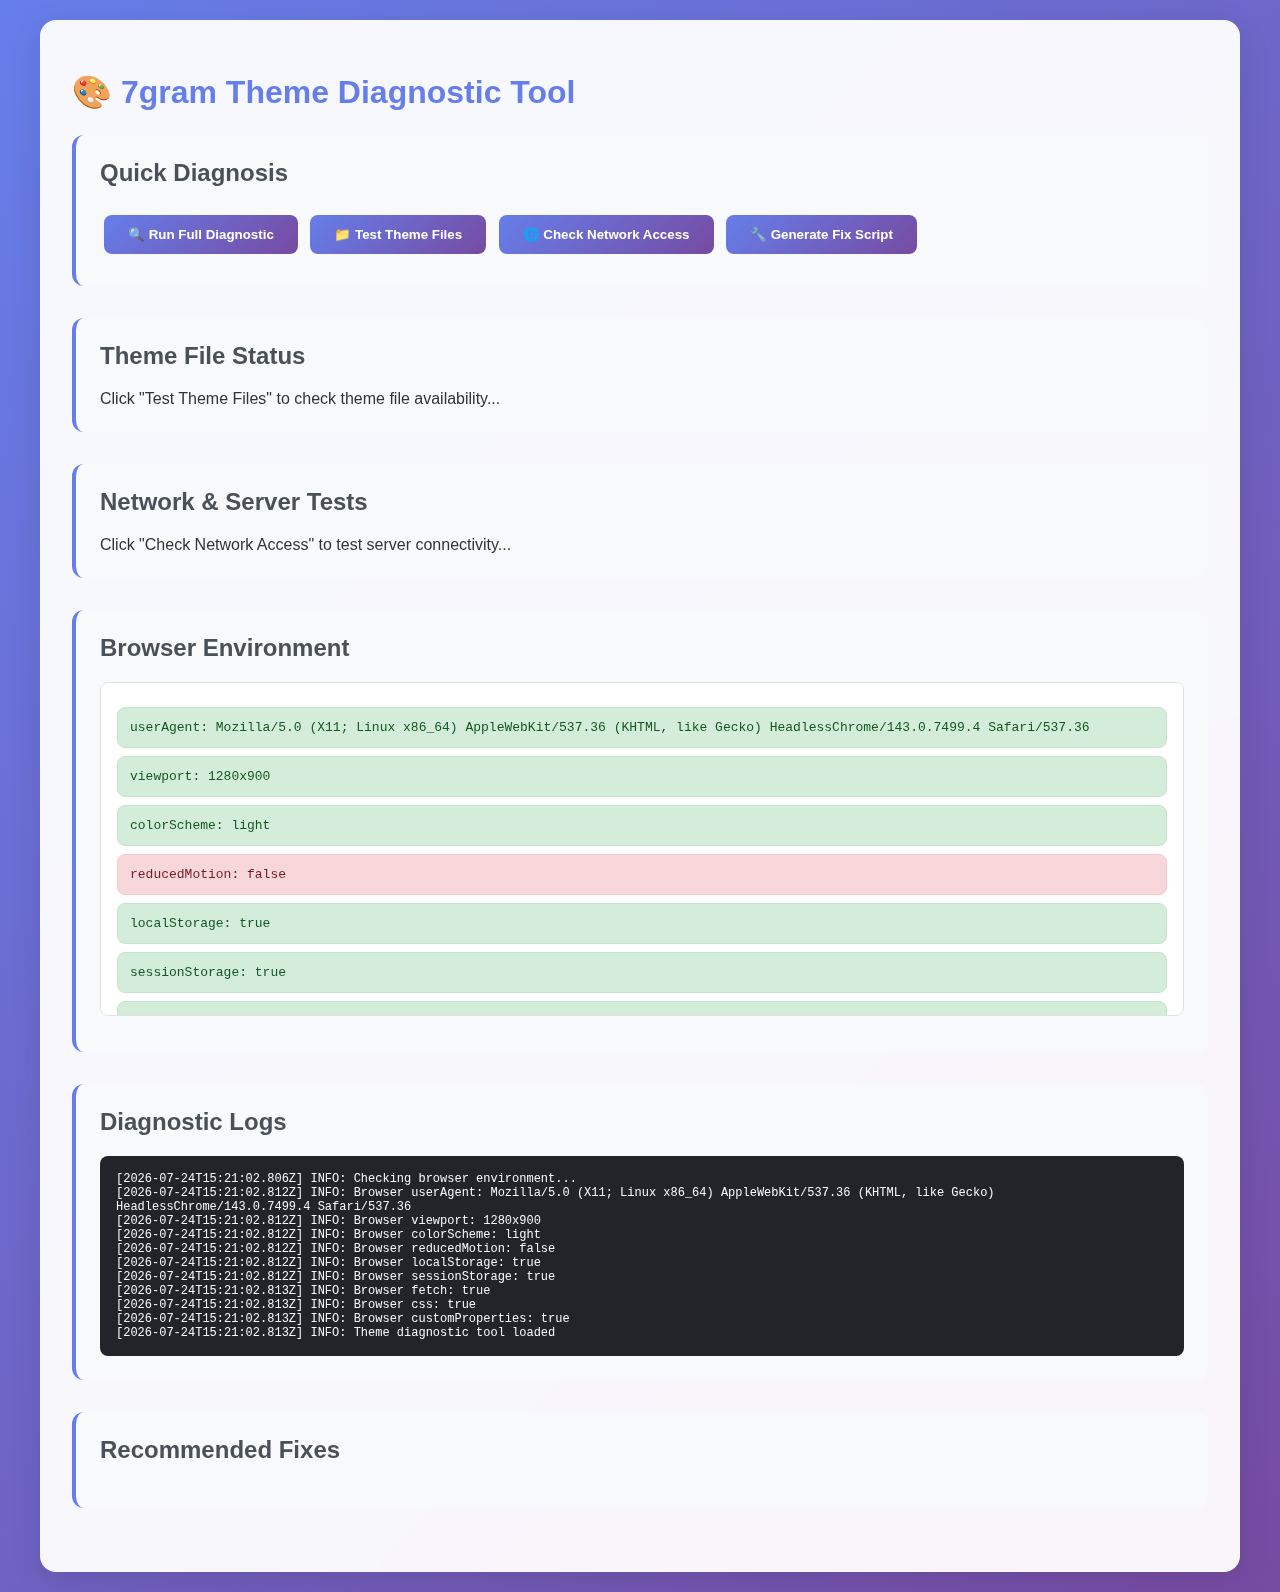
<file: config/nginx/html/theme-debug.html>
<!DOCTYPE html>
<html lang="en">
<head>
    <meta charset="UTF-8">
    <meta name="viewport" content="width=device-width, initial-scale=1.0">
    <title>7gram Theme Diagnostic Tool</title>
    <style>
        body {
            font-family: -apple-system, BlinkMacSystemFont, 'Segoe UI', Roboto, sans-serif;
            max-width: 1200px;
            margin: 0 auto;
            padding: 20px;
            background: linear-gradient(135deg, #667eea 0%, #764ba2 100%);
            color: #333;
            min-height: 100vh;
        }
        
        .container {
            background: rgba(255, 255, 255, 0.95);
            border-radius: 16px;
            padding: 32px;
            box-shadow: 0 8px 32px rgba(0, 0, 0, 0.1);
            backdrop-filter: blur(10px);
        }
        
        h1 {
            color: #667eea;
            margin-bottom: 24px;
        }
        
        .section {
            margin-bottom: 32px;
            padding: 24px;
            background: #f8f9fa;
            border-radius: 12px;
            border-left: 4px solid #667eea;
        }
        
        .section h2 {
            color: #495057;
            margin-top: 0;
        }
        
        .test-result {
            padding: 12px;
            margin: 8px 0;
            border-radius: 8px;
            font-family: monospace;
        }
        
        .success {
            background: #d4edda;
            color: #155724;
            border: 1px solid #c3e6cb;
        }
        
        .error {
            background: #f8d7da;
            color: #721c24;
            border: 1px solid #f5c6cb;
        }
        
        .warning {
            background: #fff3cd;
            color: #856404;
            border: 1px solid #ffeaa7;
        }
        
        button {
            background: linear-gradient(135deg, #667eea, #764ba2);
            color: white;
            border: none;
            padding: 12px 24px;
            border-radius: 8px;
            cursor: pointer;
            font-weight: 600;
            margin: 8px 4px;
            transition: all 0.3s ease;
        }
        
        button:hover {
            transform: translateY(-2px);
            box-shadow: 0 4px 12px rgba(102, 126, 234, 0.4);
        }
        
        .file-list {
            background: white;
            border: 1px solid #dee2e6;
            border-radius: 8px;
            padding: 16px;
            margin: 12px 0;
            max-height: 300px;
            overflow-y: auto;
        }
        
        .file-item {
            padding: 8px;
            margin: 4px 0;
            border-radius: 4px;
            font-family: monospace;
            font-size: 14px;
        }
        
        .file-exists {
            background: #d4edda;
            color: #155724;
        }
        
        .file-missing {
            background: #f8d7da;
            color: #721c24;
        }
        
        .logs {
            background: #212529;
            color: #f8f9fa;
            border-radius: 8px;
            padding: 16px;
            font-family: monospace;
            font-size: 12px;
            max-height: 400px;
            overflow-y: auto;
            white-space: pre-wrap;
        }
    </style>
</head>
<body>
    <div class="container">
        <h1>🎨 7gram Theme Diagnostic Tool</h1>
        
        <div class="section">
            <h2>Quick Diagnosis</h2>
            <button onclick="runFullDiagnostic()">🔍 Run Full Diagnostic</button>
            <button onclick="testThemeFiles()">📁 Test Theme Files</button>
            <button onclick="checkNetworkAccess()">🌐 Check Network Access</button>
            <button onclick="generateFixScript()">🔧 Generate Fix Script</button>
            <div id="quick-results"></div>
        </div>
        
        <div class="section">
            <h2>Theme File Status</h2>
            <div id="file-status">Click "Test Theme Files" to check theme file availability...</div>
        </div>
        
        <div class="section">
            <h2>Network & Server Tests</h2>
            <div id="network-status">Click "Check Network Access" to test server connectivity...</div>
        </div>
        
        <div class="section">
            <h2>Browser Environment</h2>
            <div id="browser-info"></div>
        </div>
        
        <div class="section">
            <h2>Diagnostic Logs</h2>
            <div class="logs" id="diagnostic-logs">Diagnostic logs will appear here...</div>
        </div>
        
        <div class="section">
            <h2>Recommended Fixes</h2>
            <div id="recommendations"></div>
        </div>
    </div>

    <script>
        let diagnosticLogs = [];
        
        function log(message, type = 'info') {
            const timestamp = new Date().toISOString();
            const logEntry = `[${timestamp}] ${type.toUpperCase()}: ${message}`;
            diagnosticLogs.push(logEntry);
            
            const logsElement = document.getElementById('diagnostic-logs');
            logsElement.textContent = diagnosticLogs.join('\n');
            logsElement.scrollTop = logsElement.scrollHeight;
        }
        
        async function runFullDiagnostic() {
            log('Starting full diagnostic...');
            
            const results = document.getElementById('quick-results');
            results.innerHTML = '<div class="warning">Running diagnostic tests...</div>';
            
            // Clear previous results
            diagnosticLogs = [];
            
            // Run all tests
            await checkBrowserEnvironment();
            await testThemeFiles();
            await checkNetworkAccess();
            await testThemeManager();
            
            results.innerHTML = '<div class="success">✅ Full diagnostic completed. Check sections below for details.</div>';
            generateRecommendations();
            
            log('Full diagnostic completed');
        }
        
        async function checkBrowserEnvironment() {
            log('Checking browser environment...');
            
            const info = {
                userAgent: navigator.userAgent,
                viewport: `${window.innerWidth}x${window.innerHeight}`,
                colorScheme: window.matchMedia('(prefers-color-scheme: dark)').matches ? 'dark' : 'light',
                reducedMotion: window.matchMedia('(prefers-reduced-motion: reduce)').matches,
                localStorage: !!window.localStorage,
                sessionStorage: !!window.sessionStorage,
                fetch: !!window.fetch,
                css: !!window.CSS,
                customProperties: CSS.supports && CSS.supports('color', 'var(--test)')
            };
            
            let html = '<div class="file-list">';
            for (const [key, value] of Object.entries(info)) {
                const status = value ? 'success' : 'error';
                html += `<div class="test-result ${status}">${key}: ${value}</div>`;
                log(`Browser ${key}: ${value}`);
            }
            html += '</div>';
            
            document.getElementById('browser-info').innerHTML = html;
        }
        
        async function testThemeFiles() {
            log('Testing theme file availability...');
            
            const themeFiles = [
                'assets/css/themes/default.css',
                'assets/css/themes/dark.css',
                'assets/css/themes/compact.css',
                'assets/css/themes/high-contrast.css',
                'assets/css/main.css',
                'assets/css/components.css',
                'config/themes.json'
            ];
            
            const results = [];
            
            for (const file of themeFiles) {
                try {
                    log(`Testing file: ${file}`);
                    const response = await fetch(file, { method: 'HEAD' });
                    const status = response.ok ? 'exists' : 'missing';
                    results.push({ file, status, statusCode: response.status });
                    log(`File ${file}: ${status} (${response.status})`);
                } catch (error) {
                    results.push({ file, status: 'error', error: error.message });
                    log(`File ${file}: error - ${error.message}`, 'error');
                }
            }
            
            let html = '<div class="file-list">';
            results.forEach(result => {
                const cssClass = result.status === 'exists' ? 'file-exists' : 'file-missing';
                const icon = result.status === 'exists' ? '✅' : '❌';
                const details = result.statusCode ? `(${result.statusCode})` : (result.error || '');
                html += `<div class="file-item ${cssClass}">${icon} ${result.file} ${details}</div>`;
            });
            html += '</div>';
            
            document.getElementById('file-status').innerHTML = html;
            
            // Check for missing files
            const missingFiles = results.filter(r => r.status !== 'exists');
            if (missingFiles.length > 0) {
                log(`Found ${missingFiles.length} missing or inaccessible theme files`, 'warning');
            }
        }
        
        async function checkNetworkAccess() {
            log('Checking network access and server connectivity...');
            
            const tests = [
                { name: 'Same-origin assets', url: window.location.origin + '/assets/css/main.css' },
                { name: 'Config directory', url: window.location.origin + '/config/' },
                { name: 'Theme directory', url: window.location.origin + '/assets/css/themes/' },
                { name: 'API endpoint', url: window.location.origin + '/api/dynamic-services' }
            ];
            
            const results = [];
            
            for (const test of tests) {
                try {
                    log(`Testing ${test.name}: ${test.url}`);
                    const start = performance.now();
                    const response = await fetch(test.url, { method: 'HEAD' });
                    const duration = Math.round(performance.now() - start);
                    
                    results.push({
                        name: test.name,
                        status: response.ok ? 'success' : 'error',
                        statusCode: response.status,
                        duration: duration
                    });
                    
                    log(`${test.name}: ${response.status} (${duration}ms)`);
                } catch (error) {
                    results.push({
                        name: test.name,
                        status: 'error',
                        error: error.message
                    });
                    log(`${test.name}: error - ${error.message}`, 'error');
                }
            }
            
            let html = '<div class="file-list">';
            results.forEach(result => {
                const cssClass = result.status === 'success' ? 'success' : 'error';
                const icon = result.status === 'success' ? '✅' : '❌';
                const details = result.statusCode 
                    ? `${result.statusCode} (${result.duration}ms)` 
                    : (result.error || '');
                html += `<div class="test-result ${cssClass}">${icon} ${result.name}: ${details}</div>`;
            });
            html += '</div>';
            
            document.getElementById('network-status').innerHTML = html;
        }
        
        async function testThemeManager() {
            log('Testing theme manager functionality...');
            
            // Test if theme manager exists and is functional
            const tests = [
                { name: 'CSS Custom Properties Support', test: () => CSS.supports('color', 'var(--test)') },
                { name: 'CSS Grid Support', test: () => CSS.supports('display', 'grid') },
                { name: 'CSS Backdrop Filter Support', test: () => CSS.supports('backdrop-filter', 'blur(10px)') },
                { name: 'CSS Gradients Support', test: () => CSS.supports('background', 'linear-gradient(45deg, red, blue)') },
                { name: 'Local Storage Available', test: () => !!window.localStorage },
                { name: 'Match Media Support', test: () => !!window.matchMedia }
            ];
            
            tests.forEach(test => {
                try {
                    const result = test.test();
                    const status = result ? 'success' : 'warning';
                    log(`${test.name}: ${result ? 'supported' : 'not supported'}`, status);
                } catch (error) {
                    log(`${test.name}: error - ${error.message}`, 'error');
                }
            });
        }
        
        function generateRecommendations() {
            log('Generating recommendations...');
            
            const recommendations = [
                {
                    title: 'File Structure Check',
                    description: 'Ensure all theme CSS files exist in the correct directory structure:',
                    details: [
                        'assets/css/themes/default.css',
                        'assets/css/themes/dark.css', 
                        'assets/css/themes/compact.css',
                        'assets/css/themes/high-contrast.css'
                    ]
                },
                {
                    title: 'Server Configuration',
                    description: 'Check your web server configuration:',
                    details: [
                        'Ensure CSS files are served with correct MIME type (text/css)',
                        'Enable gzip compression for CSS files',
                        'Set proper cache headers for static assets',
                        'Check for any CSP (Content Security Policy) restrictions'
                    ]
                },
                {
                    title: 'Network Issues',
                    description: 'If files are timing out:',
                    details: [
                        'Check nginx/apache error logs',
                        'Verify filesystem permissions on CSS files',
                        'Test file access directly via browser URL',
                        'Check for firewall or proxy blocking'
                    ]
                },
                {
                    title: 'Theme Manager Fixes',
                    description: 'Theme manager improvements:',
                    details: [
                        'Implement the fixed ThemeManager code provided',
                        'Add built-in fallback theme support',
                        'Increase CSS loading timeout values',
                        'Add retry logic for failed loads'
                    ]
                }
            ];
            
            let html = '';
            recommendations.forEach(rec => {
                html += `
                    <div class="section">
                        <h3>${rec.title}</h3>
                        <p>${rec.description}</p>
                        <ul>
                            ${rec.details.map(detail => `<li>${detail}</li>`).join('')}
                        </ul>
                    </div>
                `;
            });
            
            document.getElementById('recommendations').innerHTML = html;
        }
        
        function generateFixScript() {
            log('Generating fix script...');
            
            const script = `#!/bin/bash
# 7gram Theme Fix Script
# Run this script from your 7gram dashboard root directory

echo "🔧 7gram Theme Fix Script"
echo "========================="

# Check if we're in the right directory
if [ ! -f "index.html" ]; then
    echo "❌ Error: Please run this script from your 7gram dashboard root directory"
    exit 1
fi

# Create theme directory if it doesn't exist
echo "📁 Creating theme directories..."
mkdir -p assets/css/themes
mkdir -p config

# Check file permissions
echo "🔐 Checking file permissions..."
find assets/css/themes -name "*.css" -exec chmod 644 {} \\;
find config -name "*.json" -exec chmod 644 {} \\;

# Test web server access
echo "🌐 Testing web server access..."
if command -v curl &> /dev/null; then
    echo "Testing theme file access..."
    curl -I "$(cat <<EOF | python3
import json, sys
try:
    with open('/etc/hostname', 'r') as f:
        hostname = f.read().strip()
    print(f"http://localhost/assets/css/themes/default.css")
except:
    print("http://localhost/assets/css/themes/default.css")
EOF
    )" || echo "⚠️  Could not access theme files via HTTP"
fi

# Create minimal themes.json if missing
if [ ! -f "config/themes.json" ]; then
    echo "📝 Creating minimal themes.json..."
    cat > config/themes.json << 'EOL'
{
  "themes": [
    {
      "id": "default",
      "name": "Default",
      "description": "Default 7gram theme",
      "cssFile": "assets/css/themes/default.css",
      "isDark": false
    },
    {
      "id": "dark", 
      "name": "Dark Mode",
      "description": "Dark theme for low-light environments",
      "cssFile": "assets/css/themes/dark.css",
      "isDark": true
    }
  ]
}
EOL
fi

echo "✅ Fix script completed!"
echo "Next steps:"
echo "1. Replace your themeManager.js with the fixed version"
echo "2. Ensure all CSS theme files exist and are readable"
echo "3. Restart your web server"
echo "4. Clear browser cache and test"
`;

            // Download the script
            const blob = new Blob([script], { type: 'text/plain' });
            const url = URL.createObjectURL(blob);
            const a = document.createElement('a');
            a.href = url;
            a.download = '7gram-theme-fix.sh';
            a.click();
            URL.revokeObjectURL(url);
            
            log('Fix script generated and downloaded');
        }
        
        // Run initial browser environment check
        window.addEventListener('load', () => {
            checkBrowserEnvironment();
            log('Theme diagnostic tool loaded');
        });
    </script>
</body>
</html>
</file>
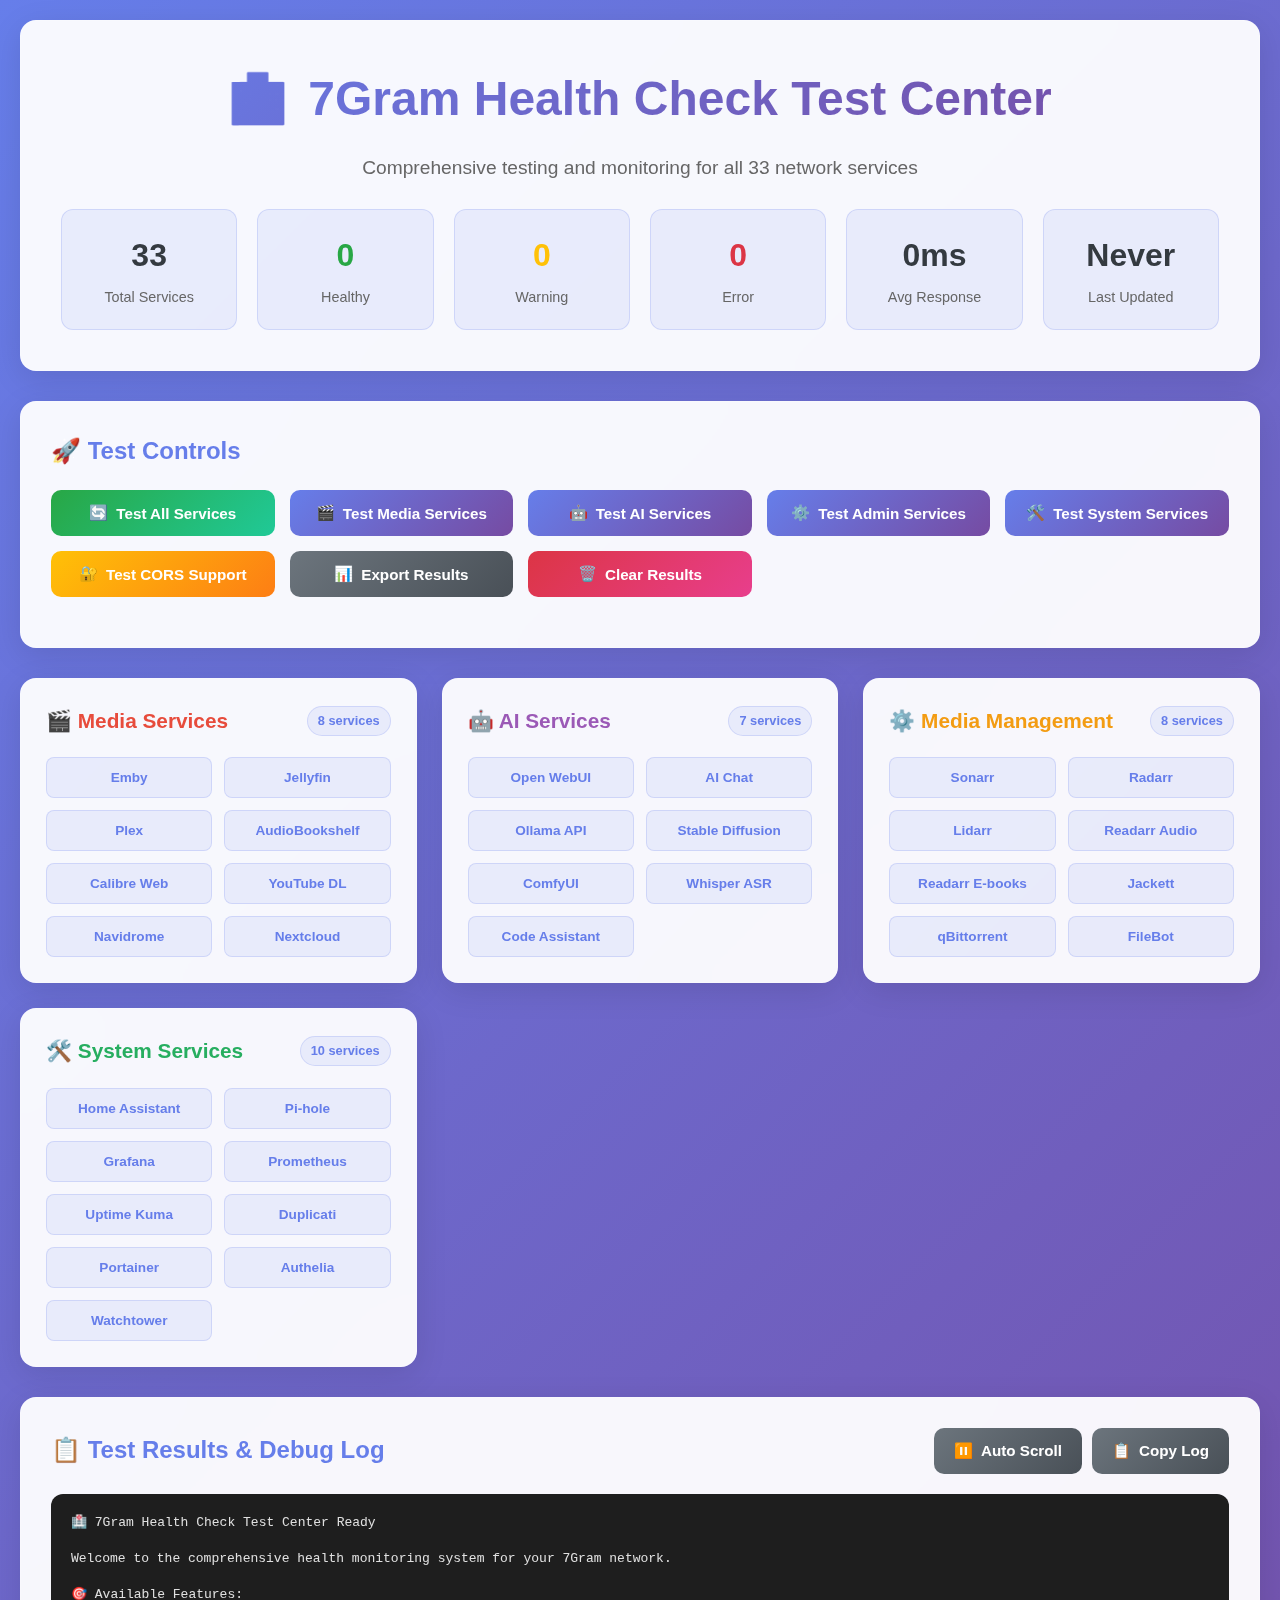
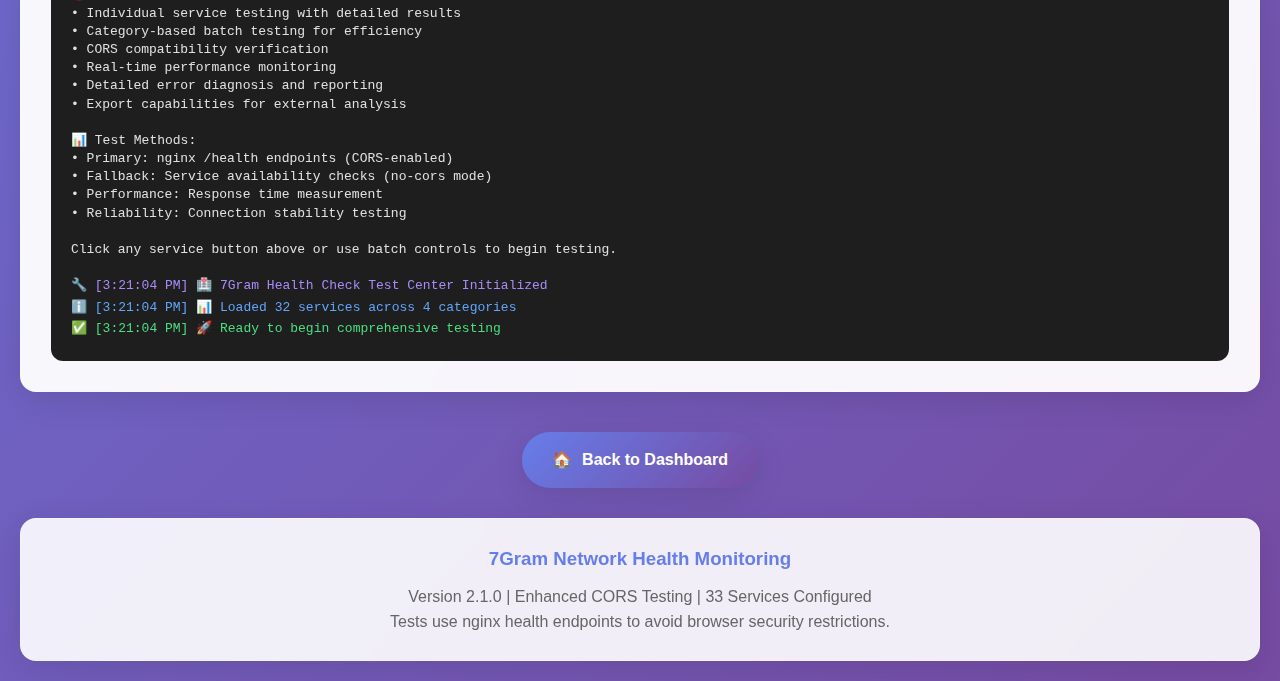
<file: shared/shared_nginx/html/test.html>
<!DOCTYPE html>
<html lang="en">
<head>
    <meta charset="UTF-8">
    <meta name="viewport" content="width=device-width, initial-scale=1.0">
    <title>7Gram Health Check Test & Debug Center</title>
    <style>
        :root {
            --primary-gradient: linear-gradient(135deg, #667eea 0%, #764ba2 100%);
            --success-color: #28a745;
            --warning-color: #ffc107;
            --danger-color: #dc3545;
            --info-color: #17a2b8;
            --dark-color: #343a40;
            --light-color: #f8f9fa;
            --card-shadow: 0 8px 32px rgba(0, 0, 0, 0.1);
            --card-hover-shadow: 0 12px 40px rgba(0, 0, 0, 0.15);
            --border-radius: 16px;
            --transition: all 0.3s cubic-bezier(0.4, 0, 0.2, 1);
        }

        * {
            margin: 0;
            padding: 0;
            box-sizing: border-box;
        }

        body {
            font-family: -apple-system, BlinkMacSystemFont, 'Segoe UI', Roboto, 'Helvetica Neue', Arial, sans-serif;
            background: var(--primary-gradient);
            color: var(--dark-color);
            line-height: 1.6;
            min-height: 100vh;
            padding: 20px;
        }

        .container {
            max-width: 1400px;
            margin: 0 auto;
        }

        .header {
            background: rgba(255, 255, 255, 0.95);
            backdrop-filter: blur(20px);
            border-radius: var(--border-radius);
            box-shadow: var(--card-shadow);
            border: 1px solid rgba(255, 255, 255, 0.2);
            padding: 40px;
            margin-bottom: 30px;
            text-align: center;
        }

        .header h1 {
            font-size: 3rem;
            font-weight: 800;
            background: var(--primary-gradient);
            -webkit-background-clip: text;
            -webkit-text-fill-color: transparent;
            background-clip: text;
            margin-bottom: 15px;
            display: flex;
            align-items: center;
            justify-content: center;
            gap: 20px;
        }

        .header .subtitle {
            color: #666;
            font-size: 1.2rem;
            margin-bottom: 20px;
        }

        .header .stats {
            display: grid;
            grid-template-columns: repeat(auto-fit, minmax(120px, 1fr));
            gap: 20px;
            margin-top: 25px;
        }

        .stat-card {
            background: rgba(102, 126, 234, 0.1);
            border-radius: 12px;
            padding: 20px;
            border: 1px solid rgba(102, 126, 234, 0.2);
        }

        .stat-number {
            font-size: 2rem;
            font-weight: bold;
            margin-bottom: 5px;
        }

        .stat-label {
            color: #666;
            font-size: 0.9rem;
            font-weight: 500;
        }

        .controls {
            background: rgba(255, 255, 255, 0.95);
            backdrop-filter: blur(20px);
            border-radius: var(--border-radius);
            box-shadow: var(--card-shadow);
            border: 1px solid rgba(255, 255, 255, 0.2);
            padding: 30px;
            margin-bottom: 30px;
        }

        .controls h2 {
            color: #667eea;
            margin-bottom: 20px;
            font-size: 1.5rem;
            font-weight: 600;
        }

        .control-grid {
            display: grid;
            grid-template-columns: repeat(auto-fit, minmax(200px, 1fr));
            gap: 15px;
            margin-bottom: 20px;
        }

        .btn {
            background: var(--primary-gradient);
            color: white;
            border: none;
            padding: 14px 20px;
            border-radius: 10px;
            cursor: pointer;
            font-weight: 600;
            font-size: 0.95rem;
            transition: var(--transition);
            text-align: center;
            display: flex;
            align-items: center;
            justify-content: center;
            gap: 8px;
            position: relative;
            overflow: hidden;
        }

        .btn::before {
            content: '';
            position: absolute;
            top: 0;
            left: -100%;
            width: 100%;
            height: 100%;
            background: linear-gradient(90deg, transparent, rgba(255, 255, 255, 0.2), transparent);
            transition: left 0.5s;
        }

        .btn:hover::before {
            left: 100%;
        }

        .btn:hover:not(:disabled) {
            transform: translateY(-3px);
            box-shadow: 0 12px 30px rgba(102, 126, 234, 0.4);
        }

        .btn:disabled {
            opacity: 0.6;
            cursor: not-allowed;
            transform: none;
        }

        .btn.success {
            background: linear-gradient(135deg, var(--success-color), #20c997);
        }

        .btn.warning {
            background: linear-gradient(135deg, var(--warning-color), #fd7e14);
        }

        .btn.danger {
            background: linear-gradient(135deg, var(--danger-color), #e83e8c);
        }

        .btn.secondary {
            background: linear-gradient(135deg, #6c757d, #495057);
        }

        .service-categories {
            display: grid;
            grid-template-columns: repeat(auto-fit, minmax(350px, 1fr));
            gap: 25px;
            margin-bottom: 30px;
        }

        .category-card {
            background: rgba(255, 255, 255, 0.95);
            backdrop-filter: blur(20px);
            border-radius: var(--border-radius);
            box-shadow: var(--card-shadow);
            border: 1px solid rgba(255, 255, 255, 0.2);
            padding: 25px;
            transition: var(--transition);
        }

        .category-card:hover {
            transform: translateY(-5px);
            box-shadow: var(--card-hover-shadow);
        }

        .category-header {
            display: flex;
            align-items: center;
            justify-content: space-between;
            margin-bottom: 20px;
        }

        .category-title {
            font-size: 1.3rem;
            font-weight: 700;
            display: flex;
            align-items: center;
            gap: 10px;
        }

        .category-title.media { color: #e74c3c; }
        .category-title.ai { color: #9b59b6; }
        .category-title.admin { color: #f39c12; }
        .category-title.system { color: #27ae60; }

        .category-badge {
            background: rgba(102, 126, 234, 0.1);
            color: #667eea;
            font-size: 0.8rem;
            font-weight: 600;
            padding: 4px 10px;
            border-radius: 20px;
            border: 1px solid rgba(102, 126, 234, 0.2);
        }

        .service-grid {
            display: grid;
            grid-template-columns: repeat(auto-fit, minmax(160px, 1fr));
            gap: 12px;
        }

        .service-btn {
            background: rgba(102, 126, 234, 0.1);
            border: 1px solid rgba(102, 126, 234, 0.2);
            color: #667eea;
            padding: 12px 8px;
            border-radius: 8px;
            cursor: pointer;
            font-weight: 600;
            font-size: 0.85rem;
            transition: var(--transition);
            text-align: center;
            position: relative;
            overflow: hidden;
        }

        .service-btn:hover {
            background: rgba(102, 126, 234, 0.2);
            border-color: #667eea;
            transform: translateY(-2px);
            box-shadow: 0 6px 20px rgba(102, 126, 234, 0.3);
        }

        .service-btn.testing {
            background: rgba(23, 162, 184, 0.1);
            border-color: var(--info-color);
            color: var(--info-color);
            animation: pulse 1.5s infinite;
        }

        .service-btn.healthy {
            background: rgba(40, 167, 69, 0.1);
            border-color: var(--success-color);
            color: var(--success-color);
        }

        .service-btn.warning {
            background: rgba(255, 193, 7, 0.1);
            border-color: var(--warning-color);
            color: #856404;
        }

        .service-btn.error {
            background: rgba(220, 53, 69, 0.1);
            border-color: var(--danger-color);
            color: var(--danger-color);
        }

        @keyframes pulse {
            0%, 100% { opacity: 1; }
            50% { opacity: 0.6; }
        }

        .results-section {
            background: rgba(255, 255, 255, 0.95);
            backdrop-filter: blur(20px);
            border-radius: var(--border-radius);
            box-shadow: var(--card-shadow);
            border: 1px solid rgba(255, 255, 255, 0.2);
            padding: 30px;
            margin-bottom: 30px;
        }

        .results-header {
            display: flex;
            align-items: center;
            justify-content: space-between;
            margin-bottom: 20px;
        }

        .results-header h2 {
            color: #667eea;
            font-size: 1.5rem;
            font-weight: 600;
        }

        .progress-container {
            margin-bottom: 20px;
            display: none;
        }

        .progress-bar {
            width: 100%;
            height: 8px;
            background: rgba(0, 0, 0, 0.1);
            border-radius: 10px;
            overflow: hidden;
            margin-bottom: 10px;
        }

        .progress-fill {
            height: 100%;
            background: var(--primary-gradient);
            width: 0%;
            transition: width 0.3s ease;
            border-radius: 10px;
        }

        .progress-text {
            font-size: 0.9rem;
            color: #666;
            text-align: center;
        }

        .results-log {
            background: #1e1e1e;
            color: #e0e0e0;
            border-radius: 12px;
            padding: 20px;
            font-family: 'Courier New', monospace;
            font-size: 13px;
            line-height: 1.4;
            max-height: 500px;
            overflow-y: auto;
            white-space: pre-wrap;
            word-wrap: break-word;
        }

        .log-entry {
            margin-bottom: 3px;
        }

        .log-entry.success { color: #4ade80; }
        .log-entry.warning { color: #fbbf24; }
        .log-entry.error { color: #f87171; }
        .log-entry.info { color: #60a5fa; }
        .log-entry.system { color: #a78bfa; }

        .summary-grid {
            display: grid;
            grid-template-columns: repeat(auto-fit, minmax(200px, 1fr));
            gap: 20px;
            margin-bottom: 20px;
        }

        .summary-card {
            background: rgba(102, 126, 234, 0.05);
            border-radius: 12px;
            padding: 20px;
            text-align: center;
            border: 1px solid rgba(102, 126, 234, 0.1);
        }

        .summary-number {
            font-size: 2.5rem;
            font-weight: bold;
            margin-bottom: 8px;
        }

        .summary-label {
            color: #666;
            font-weight: 500;
            text-transform: uppercase;
            font-size: 0.85rem;
            letter-spacing: 0.5px;
        }

        .back-nav {
            text-align: center;
            margin-top: 40px;
        }

        .back-link {
            display: inline-flex;
            align-items: center;
            gap: 10px;
            padding: 15px 30px;
            background: var(--primary-gradient);
            color: white;
            text-decoration: none;
            border-radius: 50px;
            font-weight: 600;
            font-size: 1rem;
            transition: var(--transition);
            box-shadow: var(--card-shadow);
        }

        .back-link:hover {
            transform: translateY(-3px);
            box-shadow: 0 12px 30px rgba(102, 126, 234, 0.4);
        }

        .footer-info {
            background: rgba(255, 255, 255, 0.9);
            backdrop-filter: blur(20px);
            border-radius: var(--border-radius);
            box-shadow: var(--card-shadow);
            border: 1px solid rgba(255, 255, 255, 0.2);
            padding: 25px;
            text-align: center;
            color: #666;
            margin-top: 30px;
        }

        .footer-info h3 {
            color: #667eea;
            margin-bottom: 10px;
        }

        @media (max-width: 768px) {
            .container {
                padding: 0 10px;
            }
            
            .header h1 {
                font-size: 2rem;
                flex-direction: column;
                gap: 10px;
            }
            
            .service-categories,
            .control-grid {
                grid-template-columns: 1fr;
            }
            
            .category-header {
                flex-direction: column;
                align-items: flex-start;
                gap: 10px;
            }
            
            .service-grid {
                grid-template-columns: repeat(2, 1fr);
            }
        }

        .tooltip {
            position: relative;
            display: inline-block;
        }

        .tooltip .tooltiptext {
            visibility: hidden;
            width: 200px;
            background-color: #333;
            color: #fff;
            text-align: center;
            border-radius: 6px;
            padding: 8px;
            position: absolute;
            z-index: 1;
            bottom: 125%;
            left: 50%;
            margin-left: -100px;
            opacity: 0;
            transition: opacity 0.3s;
            font-size: 0.8rem;
        }

        .tooltip:hover .tooltiptext {
            visibility: visible;
            opacity: 1;
        }
    </style>
</head>
<body>
    <div class="container">
        <!-- Header Section -->
        <div class="header">
            <h1>
                <span>🏥</span>
                <span>7Gram Health Check Test Center</span>
            </h1>
            <p class="subtitle">Comprehensive testing and monitoring for all 33 network services</p>
            <div class="stats">
                <div class="stat-card">
                    <div class="stat-number" id="total-services">33</div>
                    <div class="stat-label">Total Services</div>
                </div>
                <div class="stat-card">
                    <div class="stat-number status-success" id="healthy-count">0</div>
                    <div class="stat-label">Healthy</div>
                </div>
                <div class="stat-card">
                    <div class="stat-number status-warning" id="warning-count">0</div>
                    <div class="stat-label">Warning</div>
                </div>
                <div class="stat-card">
                    <div class="stat-number status-error" id="error-count">0</div>
                    <div class="stat-label">Error</div>
                </div>
                <div class="stat-card">
                    <div class="stat-number" id="avg-response">0ms</div>
                    <div class="stat-label">Avg Response</div>
                </div>
                <div class="stat-card">
                    <div class="stat-number" id="last-updated">Never</div>
                    <div class="stat-label">Last Updated</div>
                </div>
            </div>
        </div>

        <!-- Global Controls -->
        <div class="controls">
            <h2>🚀 Test Controls</h2>
            <div class="control-grid">
                <button class="btn success" onclick="testAllServices()">
                    <span>🔄</span> Test All Services
                </button>
                <button class="btn" onclick="testByCategory('media')">
                    <span>🎬</span> Test Media Services
                </button>
                <button class="btn" onclick="testByCategory('ai')">
                    <span>🤖</span> Test AI Services
                </button>
                <button class="btn" onclick="testByCategory('admin')">
                    <span>⚙️</span> Test Admin Services
                </button>
                <button class="btn" onclick="testByCategory('system')">
                    <span>🛠️</span> Test System Services
                </button>
                <button class="btn warning" onclick="testCorsCompatibility()">
                    <span>🔐</span> Test CORS Support
                </button>
                <button class="btn secondary" onclick="exportResults()">
                    <span>📊</span> Export Results
                </button>
                <button class="btn danger" onclick="clearResults()">
                    <span>🗑️</span> Clear Results
                </button>
            </div>
        </div>

        <!-- Service Categories -->
        <div class="service-categories">
            <!-- Media Services -->
            <div class="category-card">
                <div class="category-header">
                    <h3 class="category-title media">🎬 Media Services</h3>
                    <span class="category-badge">8 services</span>
                </div>
                <div class="service-grid">
                    <button class="service-btn" onclick="testService('emby')">Emby</button>
                    <button class="service-btn" onclick="testService('jellyfin')">Jellyfin</button>
                    <button class="service-btn" onclick="testService('plex')">Plex</button>
                    <button class="service-btn" onclick="testService('abs')">AudioBookshelf</button>
                    <button class="service-btn" onclick="testService('calibreweb')">Calibre Web</button>
                    <button class="service-btn" onclick="testService('youtube')">YouTube DL</button>
                    <button class="service-btn" onclick="testService('music')">Navidrome</button>
                    <button class="service-btn" onclick="testService('nc')">Nextcloud</button>
                </div>
            </div>

            <!-- AI Services -->
            <div class="category-card">
                <div class="category-header">
                    <h3 class="category-title ai">🤖 AI Services</h3>
                    <span class="category-badge">7 services</span>
                </div>
                <div class="service-grid">
                    <button class="service-btn" onclick="testService('ai')">Open WebUI</button>
                    <button class="service-btn" onclick="testService('chat')">AI Chat</button>
                    <button class="service-btn" onclick="testService('ollama')">Ollama API</button>
                    <button class="service-btn" onclick="testService('sd')">Stable Diffusion</button>
                    <button class="service-btn" onclick="testService('comfy')">ComfyUI</button>
                    <button class="service-btn" onclick="testService('whisper')">Whisper ASR</button>
                    <button class="service-btn" onclick="testService('code')">Code Assistant</button>
                </div>
            </div>

            <!-- Admin/Management Services -->
            <div class="category-card">
                <div class="category-header">
                    <h3 class="category-title admin">⚙️ Media Management</h3>
                    <span class="category-badge">8 services</span>
                </div>
                <div class="service-grid">
                    <button class="service-btn" onclick="testService('sonarr')">Sonarr</button>
                    <button class="service-btn" onclick="testService('radarr')">Radarr</button>
                    <button class="service-btn" onclick="testService('lidarr')">Lidarr</button>
                    <button class="service-btn" onclick="testService('audiobooks')">Readarr Audio</button>
                    <button class="service-btn" onclick="testService('ebooks')">Readarr E-books</button>
                    <button class="service-btn" onclick="testService('jackett')">Jackett</button>
                    <button class="service-btn" onclick="testService('qbt')">qBittorrent</button>
                    <button class="service-btn" onclick="testService('filebot')">FileBot</button>
                </div>
            </div>

            <!-- System Services -->
            <div class="category-card">
                <div class="category-header">
                    <h3 class="category-title system">🛠️ System Services</h3>
                    <span class="category-badge">10 services</span>
                </div>
                <div class="service-grid">
                    <button class="service-btn" onclick="testService('home')">Home Assistant</button>
                    <button class="service-btn" onclick="testService('pihole')">Pi-hole</button>
                    <button class="service-btn" onclick="testService('grafana')">Grafana</button>
                    <button class="service-btn" onclick="testService('prometheus')">Prometheus</button>
                    <button class="service-btn" onclick="testService('uptime')">Uptime Kuma</button>
                    <button class="service-btn" onclick="testService('duplicati')">Duplicati</button>
                    <button class="service-btn" onclick="testService('portainer')">Portainer</button>
                    <button class="service-btn" onclick="testService('auth')">Authelia</button>
                    <button class="service-btn" onclick="testService('watchtower')">Watchtower</button>
                </div>
            </div>
        </div>

        <!-- Results Section -->
        <div class="results-section">
            <div class="results-header">
                <h2>📋 Test Results & Debug Log</h2>
                <div style="display: flex; gap: 10px;">
                    <button class="btn secondary" onclick="toggleAutoScroll()">
                        <span id="autoscroll-icon">⏸️</span> Auto Scroll
                    </button>
                    <button class="btn secondary" onclick="copyLog()">
                        <span>📋</span> Copy Log
                    </button>
                </div>
            </div>

            <div class="progress-container" id="progress-container">
                <div class="progress-bar">
                    <div class="progress-fill" id="progress-fill"></div>
                </div>
                <div class="progress-text" id="progress-text">Testing services...</div>
            </div>

            <div class="summary-grid" id="summary-section" style="display: none;">
                <div class="summary-card">
                    <div class="summary-number status-success" id="summary-healthy">0</div>
                    <div class="summary-label">Healthy Services</div>
                </div>
                <div class="summary-card">
                    <div class="summary-number status-warning" id="summary-warning">0</div>
                    <div class="summary-label">Warning Services</div>
                </div>
                <div class="summary-card">
                    <div class="summary-number status-error" id="summary-error">0</div>
                    <div class="summary-label">Error Services</div>
                </div>
                <div class="summary-card">
                    <div class="summary-number" id="summary-uptime">0%</div>
                    <div class="summary-label">Overall Uptime</div>
                </div>
            </div>

            <div class="results-log" id="results-log">🏥 7Gram Health Check Test Center Ready

Welcome to the comprehensive health monitoring system for your 7Gram network.

🎯 Available Features:
• Individual service testing with detailed results
• Category-based batch testing for efficiency  
• CORS compatibility verification
• Real-time performance monitoring
• Detailed error diagnosis and reporting
• Export capabilities for external analysis

📊 Test Methods:
• Primary: nginx /health endpoints (CORS-enabled)
• Fallback: Service availability checks (no-cors mode)
• Performance: Response time measurement
• Reliability: Connection stability testing

Click any service button above or use batch controls to begin testing.
            </div>
        </div>

        <!-- Navigation -->
        <div class="back-nav">
            <a href="/" class="back-link">
                <span>🏠</span>
                <span>Back to Dashboard</span>
            </a>
        </div>

        <!-- Footer Info -->
        <div class="footer-info">
            <h3>7Gram Network Health Monitoring</h3>
            <p>
                Version 2.1.0 | Enhanced CORS Testing | 33 Services Configured<br>
                Tests use nginx health endpoints to avoid browser security restrictions.
            </p>
        </div>
    </div>

    <script>
        // Service definitions with categories and metadata
        const services = {
            // Media Services
            'emby': { name: 'Emby', url: 'emby.7gram.xyz', category: 'media', type: 'Media Server' },
            'jellyfin': { name: 'Jellyfin', url: 'jellyfin.7gram.xyz', category: 'media', type: 'Media Server' },
            'plex': { name: 'Plex', url: 'plex.7gram.xyz', category: 'media', type: 'Media Server' },
            'abs': { name: 'AudioBookshelf', url: 'abs.7gram.xyz', category: 'media', type: 'Audiobook Server' },
            'calibreweb': { name: 'Calibre Web', url: 'calibreweb.7gram.xyz', category: 'media', type: 'E-book Server' },
            'youtube': { name: 'YouTube Downloader', url: 'youtube.7gram.xyz', category: 'media', type: 'Downloader' },
            'music': { name: 'Navidrome', url: 'music.7gram.xyz', category: 'media', type: 'Music Server' },
            'nc': { name: 'Nextcloud', url: 'nc.7gram.xyz', category: 'media', type: 'Cloud Storage' },

            // AI Services  
            'ai': { name: 'Open WebUI', url: 'ai.7gram.xyz', category: 'ai', type: 'AI Interface' },
            'chat': { name: 'AI Chat', url: 'chat.7gram.xyz', category: 'ai', type: 'AI Chat' },
            'ollama': { name: 'Ollama API', url: 'ollama.7gram.xyz', category: 'ai', type: 'AI API' },
            'sd': { name: 'Stable Diffusion', url: 'sd.7gram.xyz', category: 'ai', type: 'AI Image Gen' },
            'comfy': { name: 'ComfyUI', url: 'comfy.7gram.xyz', category: 'ai', type: 'AI Workflow' },
            'whisper': { name: 'Whisper ASR', url: 'whisper.7gram.xyz', category: 'ai', type: 'Speech Recognition' },
            'code': { name: 'Code Assistant', url: 'code.7gram.xyz', category: 'ai', type: 'Code Assistant' },

            // Admin/Management Services
            'sonarr': { name: 'Sonarr', url: 'sonarr.7gram.xyz', category: 'admin', type: 'TV Management' },
            'radarr': { name: 'Radarr', url: 'radarr.7gram.xyz', category: 'admin', type: 'Movie Management' },
            'lidarr': { name: 'Lidarr', url: 'lidarr.7gram.xyz', category: 'admin', type: 'Music Management' },
            'audiobooks': { name: 'Readarr Audiobooks', url: 'audiobooks.7gram.xyz', category: 'admin', type: 'Audiobook Management' },
            'ebooks': { name: 'Readarr E-books', url: 'ebooks.7gram.xyz', category: 'admin', type: 'E-book Management' },
            'jackett': { name: 'Jackett', url: 'jackett.7gram.xyz', category: 'admin', type: 'Indexer Proxy' },
            'qbt': { name: 'qBittorrent', url: 'qbt.7gram.xyz', category: 'admin', type: 'Torrent Client' },
            'filebot': { name: 'FileBot', url: 'filebot.7gram.xyz', category: 'admin', type: 'File Organizer' },

            // System Services
            'home': { name: 'Home Assistant', url: 'home.7gram.xyz', category: 'system', type: 'Home Automation' },
            'pihole': { name: 'Pi-hole', url: 'pihole.7gram.xyz', category: 'system', type: 'DNS Filter' },
            'grafana': { name: 'Grafana', url: 'grafana.7gram.xyz', category: 'system', type: 'Monitoring' },
            'prometheus': { name: 'Prometheus', url: 'prometheus.7gram.xyz', category: 'system', type: 'Metrics' },
            'uptime': { name: 'Uptime Kuma', url: 'uptime.7gram.xyz', category: 'system', type: 'Uptime Monitor' },
            'duplicati': { name: 'Duplicati', url: 'duplicati.7gram.xyz', category: 'system', type: 'Backup' },
            'portainer': { name: 'Portainer', url: 'portainer.7gram.xyz', category: 'system', type: 'Container Management' },
            'auth': { name: 'Authelia', url: 'auth.7gram.xyz', category: 'system', type: 'Authentication' },
            'watchtower': { name: 'Watchtower', url: 'watchtower.7gram.xyz', category: 'system', type: 'Container Updater' },
        };

        // Test state
        let testResults = [];
        let isRunning = false;
        let autoScroll = true;
        let testStartTime = null;

        // Initialize page
        document.addEventListener('DOMContentLoaded', () => {
            log('🏥 7Gram Health Check Test Center Initialized', 'system');
            log(`📊 Loaded ${Object.keys(services).length} services across 4 categories`, 'info');
            log('🚀 Ready to begin comprehensive testing', 'success');
            updateStats();
        });

        // Logging function with enhanced formatting
        function log(message, type = 'info') {
            const logContainer = document.getElementById('results-log');
            const timestamp = new Date().toLocaleTimeString();
            const logEntry = document.createElement('div');
            logEntry.className = `log-entry ${type}`;
            
            let icon = '';
            switch (type) {
                case 'success': icon = '✅'; break;
                case 'warning': icon = '⚠️'; break;
                case 'error': icon = '❌'; break;
                case 'info': icon = 'ℹ️'; break;
                case 'system': icon = '🔧'; break;
                default: icon = '📝'; break;
            }
            
            logEntry.textContent = `${icon} [${timestamp}] ${message}`;
            logContainer.appendChild(logEntry);
            
            if (autoScroll) {
                logContainer.scrollTop = logContainer.scrollHeight;
            }
            
            // Limit log entries to prevent memory issues
            const entries = logContainer.querySelectorAll('.log-entry');
            if (entries.length > 200) {
                entries[0].remove();
            }
        }

        // Test individual service
        async function testService(serviceId) {
            if (!services[serviceId]) {
                log(`❌ Service '${serviceId}' not found in configuration`, 'error');
                return;
            }

            const service = services[serviceId];
            const button = document.querySelector(`[onclick="testService('${serviceId}')"]`);
            
            if (button) {
                button.classList.add('testing');
            }

            log(`🔍 Testing ${service.name} (${service.type})...`, 'info');
            
            const startTime = performance.now();
            
            try {
                // Test the nginx health endpoint
                const healthUrl = `http://${service.url}/health`;
                
                const response = await fetch(healthUrl, {
                    method: 'GET',
                    mode: 'cors',
                    cache: 'no-cache',
                    signal: AbortSignal.timeout(8000)
                });

                const responseTime = Math.round(performance.now() - startTime);
                
                let status, logType;
                if (response.ok) {
                    status = 'healthy';
                    logType = 'success';
                    log(`✅ ${service.name}: HEALTHY (${response.status}) - ${responseTime}ms`, logType);
                } else if (response.status >= 400 && response.status < 500) {
                    status = 'warning';
                    logType = 'warning';
                    log(`⚠️ ${service.name}: WARNING (${response.status}) - ${responseTime}ms`, logType);
                } else {
                    status = 'error';
                    logType = 'error';
                    log(`❌ ${service.name}: ERROR (${response.status}) - ${responseTime}ms`, logType);
                }

                // Store result
                testResults.push({
                    serviceId,
                    service: service.name,
                    url: service.url,
                    category: service.category,
                    type: service.type,
                    status,
                    responseTime,
                    httpStatus: response.status,
                    timestamp: new Date()
                });
                
            } catch (error) {
                const responseTime = Math.round(performance.now() - startTime);
                let status = 'error';
                let errorMsg = error.message;
                
                if (error.name === 'TimeoutError') {
                    errorMsg = 'Request timeout after 8 seconds';
                    log(`⏰ ${service.name}: TIMEOUT - ${responseTime}ms`, 'error');
                } else if (error.message.includes('CORS') || error.message.includes('Cross-Origin')) {
                    status = 'warning';
                    errorMsg = 'CORS policy blocked request';
                    log(`🚫 ${service.name}: CORS BLOCKED - ${responseTime}ms`, 'warning');
                } else {
                    log(`❌ ${service.name}: ERROR - ${errorMsg} - ${responseTime}ms`, 'error');
                }

                testResults.push({
                    serviceId,
                    service: service.name,
                    url: service.url,
                    category: service.category,
                    type: service.type,
                    status,
                    responseTime,
                    error: errorMsg,
                    timestamp: new Date()
                });
            }
            
            if (button) {
                button.classList.remove('testing');
                button.classList.add(testResults[testResults.length - 1].status);
            }
            
            updateStats();
        }

        // Test all services in a category
        async function testByCategory(category) {
            if (isRunning) return;
            
            isRunning = true;
            const categoryServices = Object.keys(services).filter(id => services[id].category === category);
            
            log(`🚀 Starting ${category} services test (${categoryServices.length} services)...`, 'system');
            showProgress();
            
            for (let i = 0; i < categoryServices.length; i++) {
                updateProgress(i, categoryServices.length, `Testing ${services[categoryServices[i]].name}...`);
                await testService(categoryServices[i]);
                await new Promise(resolve => setTimeout(resolve, 300));
            }
            
            updateProgress(categoryServices.length, categoryServices.length, 'Category test completed!');
            setTimeout(() => hideProgress(), 1000);
            
            log(`✅ ${category} services test completed (${categoryServices.length} services)`, 'success');
            isRunning = false;
        }

        // Test all services
        async function testAllServices() {
            if (isRunning) return;
            
            isRunning = true;
            testStartTime = Date.now();
            
            log('🚀 Starting comprehensive test of all 33 services...', 'system');
            clearPreviousResults();
            showProgress();
            
            const serviceIds = Object.keys(services);
            
            for (let i = 0; i < serviceIds.length; i++) {
                updateProgress(i, serviceIds.length, `Testing ${services[serviceIds[i]].name}...`);
                await testService(serviceIds[i]);
                await new Promise(resolve => setTimeout(resolve, 200));
            }
            
            updateProgress(serviceIds.length, serviceIds.length, 'All tests completed!');
            setTimeout(() => hideProgress(), 1500);
            
            const duration = Math.round((Date.now() - testStartTime) / 1000);
            log(`🎉 Comprehensive test completed in ${duration} seconds!`, 'success');
            showSummary();
            isRunning = false;
        }

        // Test CORS compatibility
        async function testCorsCompatibility() {
            log('🔐 Testing CORS compatibility across services...', 'system');
            
            const testUrls = [
                { name: 'Dashboard Health', url: 'http://7gram.xyz/health' },
                { name: 'Dashboard API', url: 'http://7gram.xyz/api/health' },
                { name: 'Emby CORS', url: 'http://emby.7gram.xyz/health' },
                { name: 'AI Service CORS', url: 'http://ai.7gram.xyz/health' },
                { name: 'System Service CORS', url: 'http://home.7gram.xyz/health' }
            ];
            
            for (const test of testUrls) {
                try {
                    const response = await fetch(test.url, {
                        method: 'GET',
                        mode: 'cors',
                        cache: 'no-cache',
                        signal: AbortSignal.timeout(5000)
                    });
                    
                    if (response.ok) {
                        log(`✅ CORS: ${test.name} - Working (${response.status})`, 'success');
                    } else {
                        log(`⚠️ CORS: ${test.name} - HTTP ${response.status}`, 'warning');
                    }
                    
                } catch (error) {
                    if (error.message.includes('CORS')) {
                        log(`❌ CORS: ${test.name} - Blocked by policy`, 'error');
                    } else {
                        log(`❌ CORS: ${test.name} - ${error.message}`, 'error');
                    }
                }
            }
            
            log('🔐 CORS compatibility test completed', 'system');
        }

        // Progress bar functions
        function showProgress() {
            document.getElementById('progress-container').style.display = 'block';
        }

        function hideProgress() {
            document.getElementById('progress-container').style.display = 'none';
            document.getElementById('progress-fill').style.width = '0%';
        }

        function updateProgress(current, total, message = '') {
            const percent = (current / total) * 100;
            document.getElementById('progress-fill').style.width = `${percent}%`;
            document.getElementById('progress-text').textContent = message || `Progress: ${current}/${total}`;
        }

        // Update statistics
        function updateStats() {
            const stats = {
                healthy: testResults.filter(r => r.status === 'healthy').length,
                warning: testResults.filter(r => r.status === 'warning').length,
                error: testResults.filter(r => r.status === 'error').length,
                total: testResults.length
            };

            // Update header stats
            document.getElementById('healthy-count').textContent = stats.healthy;
            document.getElementById('warning-count').textContent = stats.warning;
            document.getElementById('error-count').textContent = stats.error;

            // Calculate and update average response time
            const responseTimes = testResults
                .filter(r => r.responseTime && r.responseTime > 0)
                .map(r => r.responseTime);
            
            if (responseTimes.length > 0) {
                const avgResponseTime = Math.round(
                    responseTimes.reduce((a, b) => a + b, 0) / responseTimes.length
                );
                document.getElementById('avg-response').textContent = `${avgResponseTime}ms`;
            }
            
            // Update last updated time
            if (testResults.length > 0) {
                document.getElementById('last-updated').textContent = new Date().toLocaleTimeString();
            }
        }

        // Show summary section
        function showSummary() {
            const summarySection = document.getElementById('summary-section');
            summarySection.style.display = 'grid';
            
            const stats = {
                healthy: testResults.filter(r => r.status === 'healthy').length,
                warning: testResults.filter(r => r.status === 'warning').length,
                error: testResults.filter(r => r.status === 'error').length,
                total: testResults.length
            };
            
            document.getElementById('summary-healthy').textContent = stats.healthy;
            document.getElementById('summary-warning').textContent = stats.warning;
            document.getElementById('summary-error').textContent = stats.error;
            
            const uptime = stats.total > 0 ? Math.round((stats.healthy / stats.total) * 100) : 0;
            document.getElementById('summary-uptime').textContent = `${uptime}%`;
        }

        // Clear results
        function clearResults() {
            testResults = [];
            document.getElementById('results-log').innerHTML = '';
            document.getElementById('summary-section').style.display = 'none';
            hideProgress();
            
            // Reset service button states
            document.querySelectorAll('.service-btn').forEach(btn => {
                btn.className = 'service-btn';
            });
            
            log('🧹 All results cleared - ready for new tests', 'system');
            updateStats();
        }

        function clearPreviousResults() {
            // Reset service button states but keep log
            document.querySelectorAll('.service-btn').forEach(btn => {
                btn.className = 'service-btn';
            });
            testResults = [];
        }

        // Export results
        function exportResults() {
            if (testResults.length === 0) {
                log('⚠️ No results to export', 'warning');
                return;
            }
            
            const exportData = {
                timestamp: new Date().toISOString(),
                testDuration: testStartTime ? Math.round((Date.now() - testStartTime) / 1000) : null,
                summary: {
                    total: testResults.length,
                    healthy: testResults.filter(r => r.status === 'healthy').length,
                    warning: testResults.filter(r => r.status === 'warning').length,
                    error: testResults.filter(r => r.status === 'error').length,
                    averageResponseTime: testResults.reduce((sum, r) => sum + (r.responseTime || 0), 0) / testResults.length
                },
                services: testResults,
                configuration: {
                    totalServices: Object.keys(services).length,
                    categories: ['media', 'ai', 'admin', 'system'],
                    testVersion: '2.1.0'
                }
            };
            
            const blob = new Blob([JSON.stringify(exportData, null, 2)], { type: 'application/json' });
            const url = URL.createObjectURL(blob);
            const a = document.createElement('a');
            a.href = url;
            a.download = `7gram-health-check-${new Date().toISOString().split('T')[0]}.json`;
            document.body.appendChild(a);
            a.click();
            document.body.removeChild(a);
            URL.revokeObjectURL(url);
            
            log('📁 Results exported successfully', 'success');
        }

        // Toggle auto-scroll
        function toggleAutoScroll() {
            autoScroll = !autoScroll;
            const icon = document.getElementById('autoscroll-icon');
            icon.textContent = autoScroll ? '⏸️' : '▶️';
            log(`📜 Auto-scroll ${autoScroll ? 'enabled' : 'disabled'}`, 'info');
        }

        // Copy log to clipboard
        function copyLog() {
            const logContainer = document.getElementById('results-log');
            const logText = logContainer.textContent;
            
            navigator.clipboard.writeText(logText).then(() => {
                log('📋 Log copied to clipboard', 'success');
            }).catch(() => {
                log('❌ Failed to copy log to clipboard', 'error');
            });
        }

        // Add some CSS for the status colors
        const style = document.createElement('style');
        style.textContent = `
            .status-success { color: var(--success-color); }
            .status-warning { color: var(--warning-color); }
            .status-error { color: var(--danger-color); }
        `;
        document.head.appendChild(style);
    </script>
</body>
</html>
</file>
<file: config/nginx/html/assets/css/main.css>
/* assets/css/main.css - Core Dashboard Styles */

/* CSS Custom Properties (Variables) */
:root {
    /* Color Palette */
    --primary-color: #667eea;
    --secondary-color: #764ba2;
    --accent-color: #ff006e;
    --success-color: #28a745;
    --warning-color: #ffc107;
    --danger-color: #dc3545;
    --info-color: #17a2b8;
    --dark-color: #343a40;
    --light-color: #f8f9fa;
    
    /* Background Colors */
    --background-primary: linear-gradient(135deg, var(--primary-color) 0%, var(--secondary-color) 100%);
    --background-card: rgba(255, 255, 255, 0.95);
    --background-overlay: rgba(255, 255, 255, 0.1);
    
    /* Text Colors */
    --text-primary: #212529;
    --text-secondary: #6c757d;
    --text-light: #ffffff;
    --text-muted: rgba(0, 0, 0, 0.6);
    
    /* Spacing */
    --spacing-xs: 4px;
    --spacing-sm: 8px;
    --spacing-md: 16px;
    --spacing-lg: 24px;
    --spacing-xl: 32px;
    --spacing-2xl: 48px;
    --spacing-3xl: 64px;
    
    /* Border Radius */
    --radius-sm: 8px;
    --radius-md: 12px;
    --radius-lg: 16px;
    --radius-xl: 20px;
    --radius-full: 50px;
    
    /* Shadows */
    --shadow-sm: 0 2px 4px rgba(0, 0, 0, 0.1);
    --shadow-md: 0 4px 8px rgba(0, 0, 0, 0.1);
    --shadow-lg: 0 8px 32px rgba(0, 0, 0, 0.1);
    --shadow-xl: 0 20px 40px rgba(0, 0, 0, 0.2);
    
    /* Transitions */
    --transition-fast: 150ms ease;
    --transition-normal: 300ms ease;
    --transition-slow: 500ms ease;
    
    /* Typography */
    --font-family-sans: -apple-system, BlinkMacSystemFont, 'Segoe UI', Roboto, sans-serif;
    --font-family-mono: 'SF Mono', 'Monaco', 'Inconsolata', 'Roboto Mono', 'Courier New', monospace;
    
    /* Font Sizes */
    --text-xs: 0.75rem;
    --text-sm: 0.875rem;
    --text-base: 1rem;
    --text-lg: 1.125rem;
    --text-xl: 1.25rem;
    --text-2xl: 1.5rem;
    --text-3xl: 1.875rem;
    --text-4xl: 2.25rem;
    --text-5xl: 3rem;
    
    /* Font Weights */
    --font-normal: 400;
    --font-medium: 500;
    --font-semibold: 600;
    --font-bold: 700;
    --font-extrabold: 800;
    
    /* Line Heights */
    --leading-tight: 1.25;
    --leading-normal: 1.5;
    --leading-relaxed: 1.625;
    
    /* Z-Index Scale */
    --z-dropdown: 1000;
    --z-sticky: 1020;
    --z-fixed: 1030;
    --z-modal-backdrop: 1040;
    --z-modal: 1050;
    --z-popover: 1060;
    --z-tooltip: 1070;
    
    /* Breakpoints (for JS) */
    --breakpoint-sm: 640px;
    --breakpoint-md: 768px;
    --breakpoint-lg: 1024px;
    --breakpoint-xl: 1280px;
    --breakpoint-2xl: 1536px;
}

/* Reset and Base Styles */
*,
*::before,
*::after {
    box-sizing: border-box;
    margin: 0;
    padding: 0;
}

html {
    scroll-behavior: smooth;
    -webkit-text-size-adjust: 100%;
}

body {
    font-family: var(--font-family-sans);
    font-size: var(--text-base);
    line-height: var(--leading-normal);
    color: var(--text-primary);
    background: var(--background-primary);
    min-height: 100vh;
    margin: 0;
    padding: var(--spacing-lg);
    -webkit-font-smoothing: antialiased;
    -moz-osx-font-smoothing: grayscale;
}

/* Theme Transition Support */
body.theme-transitioning,
body.theme-transitioning * {
    transition: background-color var(--transition-normal), 
                color var(--transition-normal),
                border-color var(--transition-normal),
                box-shadow var(--transition-normal) !important;
}

/* Container and Layout */
.container {
    max-width: 1400px;
    margin: 0 auto;
    padding: 0 var(--spacing-md);
    width: 100%;
}

/* Typography */
h1, h2, h3, h4, h5, h6 {
    font-weight: var(--font-bold);
    line-height: var(--leading-tight);
    margin-bottom: var(--spacing-md);
}

h1 {
    font-size: var(--text-5xl);
    color: var(--primary-color);
    text-shadow: 2px 2px 4px rgba(0, 0, 0, 0.1);
}

h2 {
    font-size: var(--text-3xl);
}

h3 {
    font-size: var(--text-2xl);
}

p {
    margin-bottom: var(--spacing-md);
    line-height: var(--leading-relaxed);
}

/* Links */
a {
    color: var(--primary-color);
    text-decoration: none;
    transition: color var(--transition-fast);
}

a:hover {
    color: var(--secondary-color);
}

/* Buttons */
.btn {
    display: inline-flex;
    align-items: center;
    justify-content: center;
    gap: var(--spacing-sm);
    padding: var(--spacing-md) var(--spacing-lg);
    font-family: inherit;
    font-size: var(--text-base);
    font-weight: var(--font-semibold);
    line-height: 1;
    text-decoration: none;
    border: none;
    border-radius: var(--radius-full);
    cursor: pointer;
    transition: all var(--transition-fast);
    user-select: none;
    white-space: nowrap;
    position: relative;
    overflow: hidden;
}

.btn:focus {
    outline: 2px solid var(--primary-color);
    outline-offset: 2px;
}

.btn:disabled {
    opacity: 0.5;
    cursor: not-allowed;
}

.btn-primary {
    background: linear-gradient(135deg, var(--primary-color), var(--secondary-color));
    color: var(--text-light);
}

.btn-primary:hover:not(:disabled) {
    transform: translateY(-2px);
    box-shadow: var(--shadow-lg);
}

.btn-secondary {
    background: var(--background-card);
    color: var(--primary-color);
    border: 2px solid var(--primary-color);
}

.btn-secondary:hover:not(:disabled) {
    background: var(--primary-color);
    color: var(--text-light);
}

/* Form Elements */
input, textarea, select {
    font-family: inherit;
    font-size: var(--text-base);
    line-height: var(--leading-normal);
}

.form-input {
    width: 100%;
    padding: var(--spacing-md) var(--spacing-lg);
    border: 2px solid rgba(255, 255, 255, 0.3);
    border-radius: var(--radius-full);
    background: rgba(255, 255, 255, 0.9);
    backdrop-filter: blur(10px);
    transition: all var(--transition-normal);
    outline: none;
}

.form-input:focus {
    border-color: var(--primary-color);
    box-shadow: 0 0 0 4px rgba(102, 126, 234, 0.2);
    background: white;
}

.form-input::placeholder {
    color: var(--text-secondary);
}

/* Cards */
.card {
    background: var(--background-card);
    border-radius: var(--radius-lg);
    box-shadow: var(--shadow-lg);
    padding: var(--spacing-xl);
    backdrop-filter: blur(10px);
    border: 1px solid rgba(255, 255, 255, 0.2);
    transition: all 0.4s ease;
    position: relative;
    overflow: hidden;
    display: flex;
    flex-direction: column;
    height: 100%;
}

.card::before {
    content: '';
    position: absolute;
    top: 0;
    left: 0;
    right: 0;
    height: 4px;
    background: linear-gradient(90deg, var(--primary-color), var(--secondary-color));
    transform: scaleX(0);
    transition: transform 0.4s ease;
}

.card:hover::before {
    transform: scaleX(1);
}

.card:hover {
    transform: translateY(-8px) scale(1.02);
    box-shadow: var(--shadow-xl);
}

/* Loading States */
.loading-spinner {
    display: flex;
    flex-direction: column;
    align-items: center;
    justify-content: center;
    padding: var(--spacing-3xl);
    color: var(--text-secondary);
}

.spinner {
    width: 40px;
    height: 40px;
    border: 4px solid rgba(102, 126, 234, 0.2);
    border-left-color: var(--primary-color);
    border-radius: 50%;
    animation: spin 1s linear infinite;
    margin-bottom: var(--spacing-md);
}

@keyframes spin {
    to {
        transform: rotate(360deg);
    }
}

/* Status Indicators */
.status-indicator {
    display: inline-block;
    width: 8px;
    height: 8px;
    border-radius: 50%;
    margin-right: var(--spacing-sm);
    animation: pulse 2s infinite;
}

.status-healthy {
    background-color: var(--success-color);
}

.status-warning {
    background-color: var(--warning-color);
}

.status-error {
    background-color: var(--danger-color);
}

@keyframes pulse {
    0% { opacity: 1; }
    50% { opacity: 0.5; }
    100% { opacity: 1; }
}

/* Utility Classes */
.sr-only {
    position: absolute;
    width: 1px;
    height: 1px;
    padding: 0;
    margin: -1px;
    overflow: hidden;
    clip: rect(0, 0, 0, 0);
    white-space: nowrap;
    border: 0;
}

.text-center {
    text-align: center;
}

.text-left {
    text-align: left;
}

.text-right {
    text-align: right;
}

.font-bold {
    font-weight: var(--font-bold);
}

.font-semibold {
    font-weight: var(--font-semibold);
}

.font-medium {
    font-weight: var(--font-medium);
}

.text-xs { font-size: var(--text-xs); }
.text-sm { font-size: var(--text-sm); }
.text-base { font-size: var(--text-base); }
.text-lg { font-size: var(--text-lg); }
.text-xl { font-size: var(--text-xl); }
.text-2xl { font-size: var(--text-2xl); }
.text-3xl { font-size: var(--text-3xl); }

.text-primary { color: var(--text-primary); }
.text-secondary { color: var(--text-secondary); }
.text-muted { color: var(--text-muted); }

.mb-0 { margin-bottom: 0; }
.mb-1 { margin-bottom: var(--spacing-xs); }
.mb-2 { margin-bottom: var(--spacing-sm); }
.mb-3 { margin-bottom: var(--spacing-md); }
.mb-4 { margin-bottom: var(--spacing-lg); }
.mb-5 { margin-bottom: var(--spacing-xl); }

.mt-0 { margin-top: 0; }
.mt-1 { margin-top: var(--spacing-xs); }
.mt-2 { margin-top: var(--spacing-sm); }
.mt-3 { margin-top: var(--spacing-md); }
.mt-4 { margin-top: var(--spacing-lg); }
.mt-5 { margin-top: var(--spacing-xl); }

.p-0 { padding: 0; }
.p-1 { padding: var(--spacing-xs); }
.p-2 { padding: var(--spacing-sm); }
.p-3 { padding: var(--spacing-md); }
.p-4 { padding: var(--spacing-lg); }
.p-5 { padding: var(--spacing-xl); }

.hidden { display: none !important; }
.block { display: block !important; }
.flex { display: flex !important; }
.inline-flex { display: inline-flex !important; }
.grid { display: grid !important; }

.opacity-0 { opacity: 0; }
.opacity-25 { opacity: 0.25; }
.opacity-50 { opacity: 0.5; }
.opacity-75 { opacity: 0.75; }
.opacity-100 { opacity: 1; }

/* Focus Management */
.focus\:outline-none:focus {
    outline: none;
}

.focus\:ring:focus {
    outline: 2px solid transparent;
    box-shadow: 0 0 0 3px rgba(102, 126, 234, 0.5);
}

/* Responsive Design */
@media (max-width: 768px) {
    body {
        padding: var(--spacing-sm);
    }
    
    .container {
        padding: 0 var(--spacing-sm);
    }
    
    h1 {
        font-size: var(--text-4xl);
    }
    
    .card {
        padding: var(--spacing-lg);
    }
}

@media (max-width: 480px) {
    body {
        padding: var(--spacing-xs);
    }
    
    h1 {
        font-size: var(--text-3xl);
    }
    
    .btn {
        padding: var(--spacing-sm) var(--spacing-md);
        font-size: var(--text-sm);
    }
}

/* Reduced Motion */
@media (prefers-reduced-motion: reduce) {
    *,
    *::before,
    *::after {
        animation-duration: 0.01ms !important;
        animation-iteration-count: 1 !important;
        transition-duration: 0.01ms !important;
        scroll-behavior: auto !important;
    }
    
    .card:hover {
        transform: none;
    }
    
    .btn:hover {
        transform: none;
    }
}

/* High Contrast Mode */
@media (prefers-contrast: high) {
    :root {
        --shadow-sm: 0 2px 4px rgba(0, 0, 0, 0.3);
        --shadow-md: 0 4px 8px rgba(0, 0, 0, 0.3);
        --shadow-lg: 0 8px 32px rgba(0, 0, 0, 0.3);
        --shadow-xl: 0 20px 40px rgba(0, 0, 0, 0.4);
    }
    
    .card {
        border: 2px solid var(--text-primary);
    }
    
    .btn {
        border: 2px solid currentColor;
    }
}

/* Print Styles */
@media print {
    body {
        background: white !important;
        color: black !important;
    }
    
    .card {
        background: white !important;
        box-shadow: none !important;
        border: 1px solid #ccc !important;
        break-inside: avoid;
    }
    
    .btn {
        display: none !important;
    }
}
</file>
<file: config/nginx/html/assets/css/components.css>
/* assets/css/components.css - Enhanced Dashboard Component Styles */

/* ============================================================================
   CONDITIONAL VISIBILITY CLASSES (New)
   ============================================================================ */

/* Hidden states */
.stats-hidden, 
.links-hidden, 
.meta-hidden, 
.health-hidden, 
.usage-hidden, 
.actions-hidden, 
.details-hidden, 
.filters-hidden, 
.footer-hidden,
.version-hidden, 
.export-hidden {
    display: none !important;
}

/* Visible states */
.stats-visible, 
.links-visible, 
.meta-visible,
.health-visible, 
.usage-visible, 
.details-visible, 
.filters-visible, 
.footer-visible,
.version-visible {
    display: block;
}

/* Flex display for action buttons */
.actions-visible {
    display: flex;
    gap: var(--spacing-sm, 0.5rem);
    align-items: center;
}

/* ============================================================================
   STATUS INDICATORS (Enhanced)
   ============================================================================ */

/* Status text colors */
.status-healthy, 
.status-online { 
    color: var(--success-color, #10b981); 
}

.status-warning, 
.status-degraded { 
    color: var(--warning-color, #f59e0b); 
}

.status-error, 
.status-offline { 
    color: var(--danger-color, #ef4444); 
}

.status-unknown { 
    color: var(--text-secondary, #6b7280); 
}

/* Health dot indicators */
.health-dot {
    width: 8px;
    height: 8px;
    border-radius: 50%;
    display: inline-block;
    margin-right: 0.5rem;
    transition: all var(--transition-fast, 0.2s ease);
}

.health-dot.health-healthy, 
.health-dot.health-online { 
    background: var(--success-color, #10b981);
    box-shadow: 0 0 6px rgba(16, 185, 129, 0.4);
}

.health-dot.health-warning, 
.health-dot.health-degraded { 
    background: var(--warning-color, #f59e0b);
    box-shadow: 0 0 6px rgba(245, 158, 11, 0.4);
}

.health-dot.health-error, 
.health-dot.health-offline { 
    background: var(--danger-color, #ef4444);
    box-shadow: 0 0 6px rgba(239, 68, 68, 0.4);
}

.health-dot.health-unknown { 
    background: var(--text-secondary, #6b7280);
}

/* Status dots for filters */
.status-dot {
    width: 8px;
    height: 8px;
    border-radius: 50%;
    display: inline-block;
    margin-right: 0.25rem;
    transition: all var(--transition-fast, 0.2s ease);
}

.status-dot.online { 
    background: var(--success-color, #10b981);
    box-shadow: 0 0 4px rgba(16, 185, 129, 0.3);
}
.status-dot.warning { 
    background: var(--warning-color, #f59e0b);
    box-shadow: 0 0 4px rgba(245, 158, 11, 0.3);
}
.status-dot.offline { 
    background: var(--danger-color, #ef4444);
    box-shadow: 0 0 4px rgba(239, 68, 68, 0.3);
}
.status-dot.active { 
    background: var(--primary-color, #3b82f6);
    box-shadow: 0 0 4px rgba(59, 130, 246, 0.3);
}

/* ============================================================================
   DASHBOARD HEADER (Enhanced)
   ============================================================================ */

.dashboard-header {
    text-align: center;
    margin-bottom: 40px;
    padding: 40px;
    background: var(--background-card);
    border-radius: var(--radius-xl);
    box-shadow: var(--shadow-lg);
    backdrop-filter: blur(10px);
    border: 1px solid rgba(255, 255, 255, 0.2);
    position: relative;
}

.header-content {
    display: flex;
    justify-content: space-between;
    align-items: center;
    margin-bottom: var(--spacing-lg, 1rem);
}

.header-brand {
    text-align: center;
    flex: 1;
}

.dashboard-title {
    color: var(--primary-color);
    margin: 0 0 10px 0;
    font-size: var(--text-5xl);
    font-weight: var(--font-bold);
    text-shadow: 2px 2px 4px rgba(0, 0, 0, 0.1);
    display: flex;
    align-items: center;
    justify-content: center;
    gap: var(--spacing-md, 0.75rem);
}

.brand-icon {
    font-size: 2rem;
}

.dashboard-subtitle {
    color: var(--secondary-color);
    font-size: var(--text-xl);
    margin: 0;
    font-weight: var(--font-medium);
}

.header-controls {
    display: flex;
    align-items: center;
    gap: var(--spacing-lg, 1rem);
}

.header-actions {
    display: flex;
    gap: var(--spacing-sm, 0.5rem);
}

.action-button {
    background: rgba(255, 255, 255, 0.2);
    border: 1px solid rgba(255, 255, 255, 0.3);
    border-radius: 50%;
    width: 48px;
    height: 48px;
    display: flex;
    align-items: center;
    justify-content: center;
    font-size: var(--text-lg);
    cursor: pointer;
    transition: all var(--transition-fast);
    backdrop-filter: blur(10px);
    color: var(--text-light, white);
}

.action-button:hover {
    background: rgba(255, 255, 255, 0.3);
    transform: scale(1.05);
}

/* ============================================================================
   SEARCH COMPONENT (Enhanced)
   ============================================================================ */

.search-container {
    margin: 20px 0;
    position: relative;
    max-width: 600px;
    margin-left: auto;
    margin-right: auto;
}

.search-wrapper {
    position: relative;
    display: flex;
    align-items: center;
}

.search-input {
    width: 100%;
    padding: 16px 50px 16px 24px;
    border: 2px solid rgba(255, 255, 255, 0.3);
    border-radius: var(--radius-full);
    font-size: var(--text-base);
    background: rgba(255, 255, 255, 0.9);
    backdrop-filter: blur(10px);
    transition: all var(--transition-normal);
    outline: none;
}

.search-input:focus {
    border-color: var(--primary-color);
    box-shadow: 0 0 0 4px rgba(102, 126, 234, 0.2);
    background: white;
}

.search-input::placeholder {
    color: var(--text-secondary);
}

.search-clear {
    position: absolute;
    right: 16px;
    background: none;
    border: none;
    color: var(--text-secondary);
    cursor: pointer;
    font-size: 1rem;
    width: 24px;
    height: 24px;
    display: flex;
    align-items: center;
    justify-content: center;
    border-radius: 50%;
    transition: all var(--transition-fast);
}

.search-clear:hover {
    background: rgba(0, 0, 0, 0.1);
    color: var(--text-primary);
}

.search-focused {
    transform: scale(1.02);
}

/* Search Suggestions */
.search-suggestions {
    position: absolute;
    top: 100%;
    left: 0;
    right: 0;
    background: var(--background-card);
    border-radius: var(--radius-md);
    box-shadow: var(--shadow-xl);
    backdrop-filter: blur(10px);
    border: 1px solid rgba(255, 255, 255, 0.2);
    z-index: var(--z-dropdown, 1000);
    margin-top: 8px;
    overflow: hidden;
    max-height: 300px;
    overflow-y: auto;
}

.search-suggestion {
    display: flex;
    align-items: center;
    gap: var(--spacing-md);
    padding: var(--spacing-md) var(--spacing-lg);
    cursor: pointer;
    transition: background-color var(--transition-fast);
    color: var(--text-primary);
}

.search-suggestion:hover,
.search-suggestion.active {
    background: rgba(102, 126, 234, 0.1);
}

.search-suggestion .suggestion-icon {
    font-size: var(--text-lg);
    width: 24px;
    text-align: center;
}

.search-suggestion .suggestion-text {
    flex: 1;
    font-weight: var(--font-medium);
}

.search-suggestion .suggestion-type {
    font-size: var(--text-sm);
    color: var(--text-secondary);
    text-transform: uppercase;
    letter-spacing: 0.5px;
}

/* ============================================================================
   DASHBOARD STATS (Enhanced)
   ============================================================================ */

.dashboard-stats {
    display: flex;
    justify-content: center;
    gap: var(--spacing-xl);
    margin: var(--spacing-lg) 0;
    flex-wrap: wrap;
    padding: var(--spacing-lg);
    background: rgba(255, 255, 255, 0.05);
    border-radius: var(--radius-lg);
    backdrop-filter: blur(10px);
}

.stats-container {
    display: flex;
    gap: var(--spacing-xl);
    flex-wrap: wrap;
    justify-content: center;
}

.stat-item {
    display: flex;
    flex-direction: column;
    align-items: center;
    gap: var(--spacing-xs);
    min-width: 80px;
}

.stat-number {
    font-size: var(--text-2xl);
    font-weight: var(--font-bold);
    color: var(--primary-color);
    line-height: 1;
}

.stat-label {
    font-size: var(--text-sm);
    color: var(--text-secondary);
    text-transform: uppercase;
    letter-spacing: 0.5px;
    text-align: center;
}

/* Status Bar */
.status-bar {
    background: rgba(255, 255, 255, 0.05);
    padding: var(--spacing-md);
    border-radius: var(--radius-md);
    margin-top: var(--spacing-lg);
    backdrop-filter: blur(10px);
}

.status-content {
    display: flex;
    justify-content: space-between;
    align-items: center;
    font-size: var(--text-sm);
    color: var(--text-secondary);
    flex-wrap: wrap;
    gap: var(--spacing-md);
}

.status-item {
    display: flex;
    align-items: center;
    gap: var(--spacing-sm);
}

.status-label {
    font-weight: var(--font-medium);
}

/* ============================================================================
   CATEGORY COMPONENT (Enhanced)
   ============================================================================ */

.category-section {
    margin-bottom: 60px;
}

.category-header {
    display: flex;
    justify-content: space-between;
    align-items: center;
    margin-bottom: var(--spacing-lg);
    flex-wrap: wrap;
    gap: var(--spacing-md);
}

.category-title-section {
    flex: 1;
}

.category-title {
    color: var(--text-light);
    background: linear-gradient(135deg, var(--primary-color), var(--secondary-color));
    padding: 16px 24px;
    margin: 0 0 var(--spacing-sm) 0;
    font-size: var(--text-3xl);
    font-weight: var(--font-bold);
    border-radius: var(--radius-md);
    text-align: center;
    box-shadow: var(--shadow-md);
    text-shadow: 1px 1px 2px rgba(0, 0, 0, 0.3);
    cursor: pointer;
    transition: all var(--transition-fast);
    user-select: none;
    display: flex;
    align-items: center;
    justify-content: center;
    gap: var(--spacing-md);
}

.category-title:hover {
    transform: translateY(-2px);
    box-shadow: var(--shadow-lg);
}

.category-title.collapsed {
    opacity: 0.7;
}

.category-icon {
    font-size: 1.25rem;
}

.category-count {
    font-size: 1rem;
    opacity: 0.8;
    font-weight: var(--font-medium);
}

.category-description {
    color: var(--text-secondary);
    font-size: var(--text-base);
    margin: 0;
    text-align: center;
}

.category-controls {
    display: flex;
    align-items: center;
    gap: var(--spacing-lg);
}

.category-actions {
    display: flex;
    gap: var(--spacing-sm);
}

.category-filter-btn,
.category-sort-btn,
.category-toggle-btn {
    background: rgba(255, 255, 255, 0.2);
    border: 1px solid rgba(255, 255, 255, 0.3);
    color: var(--text-light, white);
    width: 36px;
    height: 36px;
    border-radius: 50%;
    display: flex;
    align-items: center;
    justify-content: center;
    cursor: pointer;
    transition: all var(--transition-fast);
    backdrop-filter: blur(10px);
}

.category-filter-btn:hover,
.category-sort-btn:hover,
.category-toggle-btn:hover {
    background: rgba(255, 255, 255, 0.3);
    transform: scale(1.05);
}

.category-status {
    display: flex;
    align-items: center;
    gap: var(--spacing-md);
}

.status-summary {
    display: flex;
    gap: var(--spacing-sm);
}

.status-count {
    background: rgba(255, 255, 255, 0.1);
    padding: 0.25rem 0.5rem;
    border-radius: 12px;
    font-size: var(--text-xs);
    font-weight: var(--font-semibold);
    min-width: 24px;
    text-align: center;
    backdrop-filter: blur(10px);
}

.category-health {
    display: flex;
    align-items: center;
    gap: var(--spacing-sm);
    font-size: var(--text-xs);
    color: var(--text-secondary);
}

.health-bar {
    width: 40px;
    height: 4px;
    background: rgba(255, 255, 255, 0.2);
    border-radius: 2px;
    overflow: hidden;
}

.health-fill {
    height: 100%;
    background: var(--success-color, #10b981);
    transition: width var(--transition-normal);
}

/* Category theme colors */
.category-title.media {
    background: linear-gradient(135deg, var(--primary-color), var(--secondary-color));
}

.category-title.ai {
    background: linear-gradient(135deg, #00d9ff, #0099cc);
}

.category-title.admin {
    background: linear-gradient(135deg, #ff6b6b, #ee5a52);
}

.category-title.system {
    background: linear-gradient(135deg, #ffa726, #ff8a65);
}

.category-title.games {
    background: linear-gradient(135deg, #9c27b0, #673ab7);
}

/* ============================================================================
   CATEGORY FILTERS (New)
   ============================================================================ */

.category-filters {
    display: flex;
    justify-content: space-between;
    align-items: center;
    margin-bottom: var(--spacing-lg);
    padding: var(--spacing-md);
    background: rgba(255, 255, 255, 0.05);
    border-radius: var(--radius-md);
    backdrop-filter: blur(10px);
    flex-wrap: wrap;
    gap: var(--spacing-md);
}

.filter-options {
    display: flex;
    gap: var(--spacing-sm);
    flex-wrap: wrap;
}

.filter-option {
    background: rgba(255, 255, 255, 0.1);
    border: 1px solid rgba(255, 255, 255, 0.2);
    color: var(--text-light, white);
    padding: var(--spacing-sm) var(--spacing-md);
    border-radius: 20px;
    cursor: pointer;
    transition: all var(--transition-fast);
    display: flex;
    align-items: center;
    gap: 0.25rem;
    font-size: var(--text-sm);
    font-weight: var(--font-medium);
    backdrop-filter: blur(10px);
}

.filter-option:hover,
.filter-option.active {
    background: rgba(255, 255, 255, 0.2);
    border-color: rgba(255, 255, 255, 0.4);
    transform: translateY(-1px);
}

.sort-options {
    display: flex;
    align-items: center;
    gap: var(--spacing-sm);
}

.sort-select {
    background: rgba(255, 255, 255, 0.1);
    border: 1px solid rgba(255, 255, 255, 0.2);
    color: var(--text-light, white);
    padding: var(--spacing-sm);
    border-radius: var(--radius-sm);
    font-size: var(--text-sm);
    cursor: pointer;
    backdrop-filter: blur(10px);
}

.sort-select option {
    background: var(--background-primary, #1e293b);
    color: var(--text-primary);
}

/* ============================================================================
   SERVICES GRID (Enhanced)
   ============================================================================ */

.services-grid {
    display: grid;
    grid-template-columns: repeat(auto-fill, minmax(320px, 1fr));
    gap: 24px;
    transition: all var(--transition-normal);
}

.services-grid.collapsed {
    display: none;
}

/* Empty State */
.category-empty {
    text-align: center;
    padding: var(--spacing-3xl);
    color: var(--text-secondary);
}

.empty-state {
    max-width: 400px;
    margin: 0 auto;
}

.empty-icon {
    font-size: 3rem;
    margin-bottom: var(--spacing-lg);
    opacity: 0.7;
}

.empty-title {
    font-size: var(--text-xl);
    margin-bottom: var(--spacing-sm);
    color: var(--text-primary);
}

.empty-description {
    margin-bottom: var(--spacing-lg);
    opacity: 0.8;
    line-height: var(--leading-relaxed);
}

.empty-action {
    background: rgba(255, 255, 255, 0.2);
    border: 2px solid rgba(255, 255, 255, 0.3);
    color: var(--text-light, white);
    padding: var(--spacing-md) var(--spacing-lg);
    border-radius: 25px;
    cursor: pointer;
    transition: all var(--transition-fast);
    font-weight: var(--font-semibold);
    backdrop-filter: blur(10px);
}

.empty-action:hover {
    background: rgba(255, 255, 255, 0.3);
    transform: translateY(-2px);
}

/* ============================================================================
   SERVICE CARD COMPONENT (Enhanced)
   ============================================================================ */

.card,
.service-card {
    background: var(--background-card);
    border-radius: var(--radius-lg);
    box-shadow: var(--shadow-lg);
    padding: 28px;
    height: 100%;
    display: flex;
    flex-direction: column;
    backdrop-filter: blur(10px);
    border: 1px solid rgba(255, 255, 255, 0.2);
    transition: all 0.4s ease;
    position: relative;
    overflow: hidden;
}

.card:hover,
.service-card:hover {
    transform: translateY(-4px);
    box-shadow: 0 12px 32px rgba(0, 0, 0, 0.15);
}

.card-header {
    display: flex;
    align-items: flex-start;
    justify-content: space-between;
    margin-bottom: var(--spacing-md);
}

.card-title-section {
    display: flex;
    align-items: center;
    gap: var(--spacing-md);
    flex: 1;
}

.service-icon {
    font-size: 2rem;
    line-height: 1;
}

.card-title {
    color: var(--primary-color);
    margin: 0;
    font-size: var(--text-xl);
    font-weight: var(--font-bold);
    flex: 1;
}

.card-status {
    display: flex;
    align-items: center;
    margin-left: var(--spacing-sm);
}

.service-status {
    font-size: var(--text-sm);
    font-weight: var(--font-semibold);
    padding: 0.25rem 0.5rem;
    border-radius: var(--radius-sm);
    background: rgba(255, 255, 255, 0.1);
    backdrop-filter: blur(10px);
    display: flex;
    align-items: center;
    gap: 0.25rem;
}

.card-content {
    flex-grow: 1;
    display: flex;
    flex-direction: column;
}

.card-description {
    color: var(--text-secondary);
    margin-bottom: 24px;
    flex-grow: 1;
    font-size: var(--text-base);
    line-height: var(--leading-relaxed);
}

.card-meta {
    display: flex;
    gap: var(--spacing-sm);
    margin-bottom: var(--spacing-lg);
    flex-wrap: wrap;
}

.meta-row {
    display: flex;
    gap: var(--spacing-sm);
    flex-wrap: wrap;
}

.service-type,
.service-version {
    font-size: var(--text-xs);
    padding: 4px 8px;
    border-radius: var(--radius-sm);
    background: rgba(102, 126, 234, 0.1);
    color: var(--primary-color);
    font-weight: var(--font-medium);
    text-transform: uppercase;
    letter-spacing: 0.5px;
}

.service-version {
    background: rgba(40, 167, 69, 0.1);
    color: var(--success-color, #28a745);
}

.service-tags {
    display: flex;
    gap: 0.25rem;
    flex-wrap: wrap;
    margin-top: 0.25rem;
}

.service-tag {
    font-size: var(--text-xs);
    padding: 2px 6px;
    border-radius: var(--radius-sm);
    background: rgba(255, 255, 255, 0.1);
    color: var(--text-secondary);
}

/* Health Indicator */
.health-indicator {
    display: flex;
    justify-content: space-between;
    align-items: center;
    font-size: var(--text-sm);
    color: var(--text-secondary);
    margin-bottom: var(--spacing-sm);
    padding: var(--spacing-sm);
    background: rgba(255, 255, 255, 0.05);
    border-radius: var(--radius-sm);
}

.health-status {
    display: flex;
    align-items: center;
}

.health-text {
    font-weight: var(--font-medium);
}

.response-time {
    font-size: var(--text-xs);
    color: var(--text-secondary);
    font-weight: var(--font-medium);
}

/* Usage Info */
.usage-info {
    display: flex;
    justify-content: space-between;
    font-size: var(--text-xs);
    color: var(--text-secondary);
    margin-bottom: var(--spacing-sm);
    padding: var(--spacing-xs) var(--spacing-sm);
    background: rgba(255, 255, 255, 0.05);
    border-radius: var(--radius-sm);
}

.last-used,
.usage-count {
    font-weight: var(--font-medium);
}

/* Card Actions */
.card-actions {
    display: flex;
    justify-content: space-between;
    align-items: center;
    margin-top: auto;
    gap: var(--spacing-sm);
}

.card-link,
.primary-action {
    display: flex;
    align-items: center;
    gap: var(--spacing-sm);
    text-decoration: none;
    color: var(--text-light);
    background: linear-gradient(135deg, var(--primary-color), var(--secondary-color));
    font-weight: var(--font-semibold);
    padding: 14px 24px;
    border-radius: var(--radius-full);
    text-align: center;
    transition: all var(--transition-fast);
    font-size: var(--text-base);
    position: relative;
    overflow: hidden;
    flex: 1;
    justify-content: center;
}

.card-link:hover,
.primary-action:hover {
    transform: translateY(-2px);
    box-shadow: 0 8px 20px rgba(102, 126, 234, 0.4);
    color: var(--text-light);
}

/* Category-specific button colors */
.card-link.media,
.primary-action.media {
    background: linear-gradient(135deg, var(--primary-color), var(--secondary-color));
}

.card-link.ai,
.primary-action.ai {
    background: linear-gradient(135deg, #00d9ff, #0099cc);
}

.card-link.admin,
.primary-action.admin {
    background: linear-gradient(135deg, #ff6b6b, #ee5a52);
}

.card-link.system,
.primary-action.system {
    background: linear-gradient(135deg, #ffa726, #ff8a65);
}

.card-link.games,
.primary-action.games {
    background: linear-gradient(135deg, #9c27b0, #673ab7);
}

/* Quick Actions */
.quick-actions {
    display: flex;
    gap: var(--spacing-xs);
}

.quick-action {
    background: rgba(255, 255, 255, 0.1);
    border: 1px solid rgba(255, 255, 255, 0.2);
    color: var(--text-light, white);
    width: 32px;
    height: 32px;
    border-radius: 50%;
    display: flex;
    align-items: center;
    justify-content: center;
    cursor: pointer;
    transition: all var(--transition-fast);
    backdrop-filter: blur(10px);
}

.quick-action:hover {
    background: rgba(255, 255, 255, 0.2);
    transform: scale(1.1);
}

.quick-action.favorite-btn.active {
    background: rgba(255, 193, 7, 0.3);
    color: #ffc107;
}

.quick-action.pin-btn.active {
    background: rgba(220, 53, 69, 0.3);
    color: #dc3545;
}

/* Service Details */
.service-details {
    margin-top: var(--spacing-md);
    padding-top: var(--spacing-md);
    border-top: 1px solid rgba(255, 255, 255, 0.1);
    background: rgba(255, 255, 255, 0.05);
    border-radius: var(--radius-sm);
    padding: var(--spacing-md);
}

.details-content {
    display: flex;
    flex-direction: column;
    gap: var(--spacing-sm);
}

.detail-item {
    font-size: var(--text-sm);
    color: var(--text-secondary);
    display: flex;
    justify-content: space-between;
    align-items: center;
}

.detail-item strong {
    color: var(--text-primary);
    font-weight: var(--font-semibold);
}

.detail-item a {
    color: var(--primary-color);
    text-decoration: none;
    transition: color var(--transition-fast);
}

.detail-item a:hover {
    color: var(--secondary-color);
    text-decoration: underline;
}

/* Search Highlighting */
.card mark {
    background: rgba(255, 193, 7, 0.3);
    color: inherit;
    padding: 2px 4px;
    border-radius: 3px;
}

/* ============================================================================
   FOOTER COMPONENT (Enhanced)
   ============================================================================ */

.dashboard-footer {
    text-align: center;
    margin-top: 80px;
    padding: 30px;
    background: var(--background-card);
    border-radius: var(--radius-xl);
    box-shadow: var(--shadow-lg);
    backdrop-filter: blur(10px);
    border: 1px solid rgba(255, 255, 255, 0.2);
    color: var(--text-secondary);
}

.footer-content {
    display: grid;
    grid-template-columns: repeat(auto-fit, minmax(250px, 1fr));
    gap: var(--spacing-xl);
    margin-bottom: var(--spacing-lg);
    text-align: left;
}

.footer-section {
    display: flex;
    flex-direction: column;
    gap: var(--spacing-sm);
}

.footer-brand {
    text-align: center;
}

.brand-info {
    display: flex;
    align-items: center;
    justify-content: center;
    gap: var(--spacing-sm);
    margin-bottom: var(--spacing-sm);
    font-weight: var(--font-semibold);
    font-size: var(--text-lg);
    color: var(--primary-color);
}

.footer-icon {
    font-size: 1.25rem;
}

.footer-description {
    font-size: var(--text-sm);
    opacity: 0.8;
    text-align: center;
}

.footer-stats {
    display: grid;
    grid-template-columns: repeat(2, 1fr);
    gap: var(--spacing-sm);
}

.footer-stats .stat-item {
    display: flex;
    justify-content: space-between;
    font-size: var(--text-sm);
    padding: var(--spacing-xs) 0;
}

.stat-value {
    font-weight: var(--font-semibold);
    color: var(--primary-color);
}

.footer-nav {
    display: flex;
    flex-direction: column;
    gap: var(--spacing-sm);
}

.footer-link {
    color: var(--text-secondary);
    text-decoration: none;
    display: flex;
    align-items: center;
    gap: var(--spacing-sm);
    padding: var(--spacing-sm);
    border-radius: var(--radius-sm);
    transition: all var(--transition-fast);
    font-size: var(--text-sm);
}

.footer-link:hover {
    background: rgba(255, 255, 255, 0.1);
    color: var(--primary-color);
    transform: translateX(4px);
}

.footer-info {
    text-align: center;
}

.copyright {
    font-size: var(--text-sm);
    margin-bottom: var(--spacing-sm);
}

.last-updated {
    font-size: var(--text-xs);
    opacity: 0.7;
}

.version-info {
    display: flex;
    flex-direction: column;
    gap: var(--spacing-xs);
    align-items: center;
}

.version-text {
    font-size: var(--text-xs);
    color: var(--text-secondary);
}

.status-indicators {
    display: flex;
    gap: var(--spacing-sm);
    align-items: center;
}

.connection-status,
.service-worker-status {
    display: flex;
    align-items: center;
    gap: 0.25rem;
    font-size: var(--text-xs);
    color: var(--text-secondary);
}

.footer-bottom {
    border-top: 1px solid rgba(255, 255, 255, 0.1);
    padding-top: var(--spacing-lg);
    text-align: center;
}

.footer-bottom-content {
    display: flex;
    justify-content: space-between;
    align-items: center;
    flex-wrap: wrap;
    gap: var(--spacing-md);
}

.legal-text {
    font-size: var(--text-xs);
    color: var(--text-secondary);
    opacity: 0.7;
    flex: 1;
}

.scroll-to-top {
    background: rgba(255, 255, 255, 0.1);
    border: 1px solid rgba(255, 255, 255, 0.2);
    color: var(--text-light, white);
    width: 36px;
    height: 36px;
    border-radius: 50%;
    display: flex;
    align-items: center;
    justify-content: center;
    cursor: pointer;
    transition: all var(--transition-fast);
    backdrop-filter: blur(10px);
}

.scroll-to-top:hover {
    background: rgba(255, 255, 255, 0.2);
    transform: translateY(-2px);
}

/* Category Footer */
.category-footer {
    display: flex;
    justify-content: space-between;
    align-items: center;
    margin-top: var(--spacing-lg);
    padding-top: var(--spacing-lg);
    border-top: 1px solid rgba(255, 255, 255, 0.1);
    font-size: var(--text-sm);
    color: var(--text-secondary);
    flex-wrap: wrap;
    gap: var(--spacing-md);
}

.category-summary {
    flex: 1;
}

.category-stats {
    font-size: var(--text-sm);
    color: var(--text-secondary);
}

.category-actions-secondary {
    display: flex;
    gap: var(--spacing-sm);
}

.secondary-action {
    background: rgba(255, 255, 255, 0.1);
    border: 1px solid rgba(255, 255, 255, 0.2);
    color: var(--text-light, white);
    padding: var(--spacing-sm) var(--spacing-md);
    border-radius: var(--radius-sm);
    cursor: pointer;
    transition: all var(--transition-fast);
    display: flex;
    align-items: center;
    gap: var(--spacing-sm);
    font-size: var(--text-sm);
    font-weight: var(--font-medium);
    backdrop-filter: blur(10px);
}

.secondary-action:hover {
    background: rgba(255, 255, 255, 0.2);
    transform: translateY(-1px);
}

/* ============================================================================
   UTILITY COMPONENTS
   ============================================================================ */

/* No Results Component */
#no-results {
    text-align: center;
    margin-top: 50px;
    padding: 50px;
    background: var(--background-card);
    border-radius: var(--radius-xl);
    box-shadow: var(--shadow-lg);
    backdrop-filter: blur(10px);
    border: 1px solid rgba(255, 255, 255, 0.2);
    display: none;
}

#no-results h3 {
    color: var(--text-primary);
    margin-bottom: var(--spacing-md);
}

#no-results p {
    color: var(--text-secondary);
    margin-bottom: var(--spacing-lg);
}

.clear-search-btn,
.clear-search-button {
    background: var(--primary-color);
    color: var(--text-light);
    border: none;
    padding: var(--spacing-md) var(--spacing-lg);
    border-radius: var(--radius-full);
    font-weight: var(--font-semibold);
    cursor: pointer;
    transition: all var(--transition-fast);
}

.clear-search-btn:hover,
.clear-search-button:hover {
    background: var(--secondary-color);
    transform: translateY(-2px);
}

/* Error Message Component */
.error-message,
.component-error {
    text-align: center;
    padding: var(--spacing-3xl);
    background: var(--background-card);
    border-radius: var(--radius-xl);
    box-shadow: var(--shadow-lg);
    backdrop-filter: blur(10px);
    border: 1px solid rgba(220, 53, 69, 0.2);
}

.error-message h3,
.component-error h3 {
    color: var(--danger-color);
    margin-bottom: var(--spacing-md);
}

.error-message p,
.component-error p {
    color: var(--text-secondary);
    margin-bottom: var(--spacing-lg);
}

.retry-button {
    background: var(--danger-color);
    color: var(--text-light);
    border: none;
    padding: var(--spacing-md) var(--spacing-lg);
    border-radius: var(--radius-full);
    font-weight: var(--font-semibold);
    cursor: pointer;
    transition: all var(--transition-fast);
}

.retry-button:hover {
    background: #c82333;
    transform: translateY(-2px);
}

/* Theme Controls */
.theme-controls {
    position: absolute;
    top: 20px;
    right: 20px;
}

.theme-toggle,
.theme-toggle-btn {
    background: rgba(255, 255, 255, 0.2);
    border: 1px solid rgba(255, 255, 255, 0.3);
    border-radius: 50%;
    width: 48px;
    height: 48px;
    display: flex;
    align-items: center;
    justify-content: center;
    font-size: var(--text-lg);
    cursor: pointer;
    transition: all var(--transition-fast);
    backdrop-filter: blur(10px);
    color: var(--text-light, white);
}

.theme-toggle:hover,
.theme-toggle-btn:hover {
    background: rgba(255, 255, 255, 0.3);
    transform: scale(1.1);
}

/* Theme Selector */
.theme-selector,
.theme-selector-component {
    position: relative;
    display: inline-block;
}

.theme-selector select,
.theme-select {
    appearance: none;
    background: rgba(255, 255, 255, 0.2);
    border: 1px solid rgba(255, 255, 255, 0.3);
    border-radius: var(--radius-md);
    padding: var(--spacing-sm) var(--spacing-lg);
    color: var(--text-light);
    cursor: pointer;
    transition: all var(--transition-fast);
    backdrop-filter: blur(10px);
    min-width: 120px;
}

.theme-selector select:hover,
.theme-select:hover {
    background: rgba(255, 255, 255, 0.3);
}

.theme-selector::after {
    content: '▼';
    position: absolute;
    right: 12px;
    top: 50%;
    transform: translateY(-50%);
    pointer-events: none;
    color: var(--text-light);
    font-size: var(--text-sm);
}

/* ============================================================================
   ACCESSIBILITY
   ============================================================================ */

.sr-only {
    position: absolute;
    width: 1px;
    height: 1px;
    padding: 0;
    margin: -1px;
    overflow: hidden;
    clip: rect(0, 0, 0, 0);
    white-space: nowrap;
    border: 0;
}

/* Focus styles for keyboard navigation */
.keyboard-user *:focus {
    outline: 2px solid var(--primary-color);
    outline-offset: 2px;
    border-radius: 4px;
}

.card:focus-within {
    outline: 2px solid var(--primary-color);
    outline-offset: 2px;
}

.card-link:focus,
.primary-action:focus {
    outline: 2px solid var(--text-light);
    outline-offset: 2px;
}

.action-button:focus,
.theme-toggle:focus,
.theme-toggle-btn:focus {
    outline: 2px solid var(--primary-color);
    outline-offset: 2px;
}

/* ============================================================================
   RESPONSIVE DESIGN
   ============================================================================ */

@media (max-width: 768px) {
    .services-grid {
        grid-template-columns: 1fr;
    }
    
    .dashboard-header {
        padding: var(--spacing-lg);
    }
    
    .header-content {
        flex-direction: column;
        gap: var(--spacing-lg);
    }
    
    .dashboard-title {
        font-size: var(--text-4xl);
    }
    
    .category-title {
        font-size: var(--text-2xl);
    }

    .category-header {
        flex-direction: column;
        align-items: flex-start;
        gap: var(--spacing-md);
    }

    .category-filters {
        flex-direction: column;
        gap: var(--spacing-md);
    }

    .dashboard-stats {
        gap: var(--spacing-lg);
    }

    .stats-container {
        gap: var(--spacing-md);
    }

    .footer-content {
        grid-template-columns: 1fr;
        text-align: center;
    }

    .footer-nav {
        align-items: center;
    }

    .theme-controls {
        position: static;
        display: flex;
        justify-content: center;
        margin-top: var(--spacing-lg);
    }

    .search-suggestions {
        left: var(--spacing-sm);
        right: var(--spacing-sm);
    }

    .search-container {
        max-width: 100%;
        margin: var(--spacing-md) 0;
    }

    .card-actions {
        flex-direction: column;
        gap: var(--spacing-md);
    }

    .quick-actions {
        justify-content: center;
        flex: none;
    }

    .category-footer {
        flex-direction: column;
        align-items: flex-start;
        gap: var(--spacing-md);
    }

    .footer-bottom-content {
        flex-direction: column;
        text-align: center;
    }
}

@media (max-width: 480px) {
    .dashboard-header {
        padding: var(--spacing-lg);
    }
    
    .card,
    .service-card {
        padding: var(--spacing-lg);
    }

    .dashboard-title {
        font-size: var(--text-3xl);
        flex-direction: column;
        gap: var(--spacing-sm);
    }

    .category-title {
        font-size: var(--text-xl);
        padding: var(--spacing-md) var(--spacing-lg);
        flex-direction: column;
        gap: var(--spacing-sm);
    }

    .card-meta {
        flex-direction: column;
        align-items: flex-start;
    }

    .dashboard-stats {
        flex-direction: column;
        gap: var(--spacing-md);
    }

    .stats-container {
        flex-direction: column;
        gap: var(--spacing-sm);
    }

    .filter-options {
        flex-direction: column;
        align-items: stretch;
    }

    .filter-option {
        justify-content: center;
    }

    .card-title-section {
        flex-direction: column;
        align-items: flex-start;
        gap: var(--spacing-sm);
    }

    .search-input {
        padding: 12px 40px 12px 16px;
        font-size: var(--text-sm);
    }
}

/* ============================================================================
   ANIMATION CLASSES
   ============================================================================ */

.fade-in {
    opacity: 0;
    animation: fadeIn 0.5s ease forwards;
}

.slide-up {
    opacity: 0;
    transform: translateY(20px);
    animation: slideUp 0.5s ease forwards;
}

.scale-in {
    opacity: 0;
    transform: scale(0.9);
    animation: scaleIn 0.3s ease forwards;
}

@keyframes fadeIn {
    to {
        opacity: 1;
    }
}

@keyframes slideUp {
    to {
        opacity: 1;
        transform: translateY(0);
    }
}

@keyframes scaleIn {
    to {
        opacity: 1;
        transform: scale(1);
    }
}

/* ============================================================================
   ACCESSIBILITY IMPROVEMENTS
   ============================================================================ */

@media (prefers-reduced-motion: reduce) {
    .card:hover,
    .service-card:hover {
        transform: none;
    }
    
    .card-link:hover,
    .primary-action:hover {
        transform: none;
    }
    
    .category-title:hover {
        transform: none;
    }
    
    .action-button:hover,
    .theme-toggle:hover,
    .theme-toggle-btn:hover {
        transform: none;
    }
    
    .quick-action:hover {
        transform: none;
    }
    
    .secondary-action:hover {
        transform: none;
    }
    
    .empty-action:hover {
        transform: none;
    }
    
    .retry-button:hover {
        transform: none;
    }
    
    * {
        animation-duration: 0.01ms !important;
        animation-iteration-count: 1 !important;
        transition-duration: 0.01ms !important;
    }
}
</file>
<file: config/nginx/html/assets/css/themes/default.css>
/* assets/css/themes/default.css - Default 7gram Theme */

/* Theme: Default Blue Gradient */
:root.theme-default,
:root {
    /* Primary Brand Colors */
    --primary-color: #667eea;
    --secondary-color: #764ba2;
    --accent-color: #ff006e;
    
    /* Status Colors */
    --success-color: #28a745;
    --warning-color: #ffc107;
    --danger-color: #dc3545;
    --info-color: #17a2b8;
    
    /* Neutral Colors */
    --dark-color: #343a40;
    --light-color: #f8f9fa;
    --gray-100: #f8f9fa;
    --gray-200: #e9ecef;
    --gray-300: #dee2e6;
    --gray-400: #ced4da;
    --gray-500: #adb5bd;
    --gray-600: #6c757d;
    --gray-700: #495057;
    --gray-800: #343a40;
    --gray-900: #212529;
    
    /* Background Colors */
    --background-primary: linear-gradient(135deg, var(--primary-color) 0%, var(--secondary-color) 100%);
    --background-card: rgba(255, 255, 255, 0.95);
    --background-overlay: rgba(255, 255, 255, 0.1);
    --background-muted: var(--gray-100);
    --background-body: var(--light-color);
    
    /* Text Colors */
    --text-primary: var(--gray-900);
    --text-secondary: var(--gray-600);
    --text-muted: var(--gray-500);
    --text-light: #ffffff;
    --text-dark: var(--gray-900);
    
    /* Border Colors */
    --border-color: var(--gray-300);
    --border-light: rgba(255, 255, 255, 0.2);
    --border-focus: var(--primary-color);
    
    /* Shadow Colors */
    --shadow-color: rgba(0, 0, 0, 0.1);
    --shadow-color-dark: rgba(0, 0, 0, 0.2);
    --shadow-color-light: rgba(0, 0, 0, 0.05);
    
    /* Component-Specific Colors */
    --header-background: var(--background-card);
    --footer-background: var(--background-card);
    --card-background: var(--background-card);
    --card-border: var(--border-light);
    
    /* Category Colors */
    --category-media-start: var(--primary-color);
    --category-media-end: var(--secondary-color);
    
    --category-ai-start: #00d9ff;
    --category-ai-end: #0099cc;
    
    --category-admin-start: #ff6b6b;
    --category-admin-end: #ee5a52;
    
    --category-system-start: #ffa726;
    --category-system-end: #ff8a65;
    
    --category-games-start: #9c27b0;
    --category-games-end: #673ab7;
    
    /* Interactive States */
    --hover-overlay: rgba(255, 255, 255, 0.1);
    --active-overlay: rgba(255, 255, 255, 0.2);
    --focus-ring: rgba(102, 126, 234, 0.2);
    
    /* Backdrop Filters */
    --backdrop-blur: blur(10px);
    --backdrop-saturate: saturate(180%);
}

/* Body and Base Styles */
body.theme-default {
    background: var(--background-primary);
    color: var(--text-primary);
}

/* Header Styling */
.theme-default .dashboard-header {
    background: var(--header-background);
    backdrop-filter: var(--backdrop-blur) var(--backdrop-saturate);
    border: 1px solid var(--border-light);
}

.theme-default .dashboard-header h1 {
    color: var(--primary-color);
}

.theme-default .dashboard-header .subtitle {
    color: var(--secondary-color);
}

/* Search Component */
.theme-default .search-input {
    background: rgba(255, 255, 255, 0.9);
    border-color: var(--border-light);
    color: var(--text-primary);
    backdrop-filter: var(--backdrop-blur);
}

.theme-default .search-input:focus {
    border-color: var(--primary-color);
    box-shadow: 0 0 0 4px var(--focus-ring);
    background: white;
}

.theme-default .search-input::placeholder {
    color: var(--text-secondary);
}

.theme-default .search-suggestions {
    background: var(--background-card);
    border: 1px solid var(--border-light);
    backdrop-filter: var(--backdrop-blur);
}

.theme-default .search-suggestion:hover,
.theme-default .search-suggestion.active {
    background: rgba(102, 126, 234, 0.1);
}

/* Category Styling */
.theme-default .category-title {
    color: var(--text-light);
    text-shadow: 1px 1px 2px rgba(0, 0, 0, 0.3);
    box-shadow: 0 4px 15px var(--shadow-color-dark);
}

.theme-default .category-title.media {
    background: linear-gradient(135deg, var(--category-media-start), var(--category-media-end));
}

.theme-default .category-title.ai {
    background: linear-gradient(135deg, var(--category-ai-start), var(--category-ai-end));
}

.theme-default .category-title.admin {
    background: linear-gradient(135deg, var(--category-admin-start), var(--category-admin-end));
}

.theme-default .category-title.system {
    background: linear-gradient(135deg, var(--category-system-start), var(--category-system-end));
}

.theme-default .category-title.games {
    background: linear-gradient(135deg, var(--category-games-start), var(--category-games-end));
}

/* Card Styling */
.theme-default .card {
    background: var(--card-background);
    border: 1px solid var(--card-border);
    backdrop-filter: var(--backdrop-blur);
    box-shadow: 0 8px 32px var(--shadow-color);
}

.theme-default .card::before {
    background: linear-gradient(90deg, var(--primary-color), var(--secondary-color));
}

.theme-default .card:hover {
    box-shadow: 0 20px 40px var(--shadow-color-dark);
}

.theme-default .card-title {
    color: var(--primary-color);
}

.theme-default .card-description {
    color: var(--text-secondary);
}

/* Service Links */
.theme-default .card-link {
    color: var(--text-light);
    background: linear-gradient(135deg, var(--primary-color), var(--secondary-color));
}

.theme-default .card-link:hover {
    box-shadow: 0 8px 20px rgba(102, 126, 234, 0.4);
    color: var(--text-light);
}

.theme-default .card-link.media {
    background: linear-gradient(135deg, var(--category-media-start), var(--category-media-end));
}

.theme-default .card-link.ai {
    background: linear-gradient(135deg, var(--category-ai-start), var(--category-ai-end));
}

.theme-default .card-link.admin {
    background: linear-gradient(135deg, var(--category-admin-start), var(--category-admin-end));
}

.theme-default .card-link.system {
    background: linear-gradient(135deg, var(--category-system-start), var(--category-system-end));
}

.theme-default .card-link.games {
    background: linear-gradient(135deg, var(--category-games-start), var(--category-games-end));
}

/* Status Indicators */
.theme-default .status-healthy {
    background-color: var(--success-color);
}

.theme-default .status-warning {
    background-color: var(--warning-color);
}

.theme-default .status-error {
    background-color: var(--danger-color);
}

.theme-default .status-indicator {
    background-color: var(--success-color);
}

/* Service Meta Tags */
.theme-default .service-type {
    background: rgba(102, 126, 234, 0.1);
    color: var(--primary-color);
}

.theme-default .service-version {
    background: rgba(40, 167, 69, 0.1);
    color: var(--success-color);
}

/* Footer */
.theme-default .dashboard-footer {
    background: var(--footer-background);
    border: 1px solid var(--border-light);
    backdrop-filter: var(--backdrop-blur);
    color: var(--text-secondary);
}

.theme-default .footer-links a {
    color: var(--primary-color);
}

.theme-default .footer-links a:hover {
    color: var(--secondary-color);
}

/* Buttons */
.theme-default .btn-primary {
    background: linear-gradient(135deg, var(--primary-color), var(--secondary-color));
    color: var(--text-light);
}

.theme-default .btn-primary:hover {
    box-shadow: 0 8px 20px rgba(102, 126, 234, 0.4);
}

.theme-default .btn-secondary {
    background: var(--background-card);
    color: var(--primary-color);
    border: 2px solid var(--primary-color);
}

.theme-default .btn-secondary:hover {
    background: var(--primary-color);
    color: var(--text-light);
}

/* Theme Controls */
.theme-default .theme-toggle-btn {
    background: rgba(255, 255, 255, 0.2);
    border: 1px solid var(--border-light);
    backdrop-filter: var(--backdrop-blur);
    color: var(--text-light);
}

.theme-default .theme-toggle-btn:hover {
    background: rgba(255, 255, 255, 0.3);
}

/* No Results */
.theme-default #no-results {
    background: var(--background-card);
    border: 1px solid var(--border-light);
    backdrop-filter: var(--backdrop-blur);
}

.theme-default #no-results h3 {
    color: var(--text-primary);
}

.theme-default #no-results p {
    color: var(--text-secondary);
}

.theme-default .clear-search-btn {
    background: var(--primary-color);
    color: var(--text-light);
}

.theme-default .clear-search-btn:hover {
    background: var(--secondary-color);
}

/* Error Messages */
.theme-default .error-message {
    background: var(--background-card);
    border: 1px solid rgba(220, 53, 69, 0.2);
    backdrop-filter: var(--backdrop-blur);
}

.theme-default .error-message h3 {
    color: var(--danger-color);
}

.theme-default .retry-button {
    background: var(--danger-color);
    color: var(--text-light);
}

.theme-default .retry-button:hover {
    background: #c82333;
}

/* Loading Spinner */
.theme-default .spinner {
    border-color: rgba(102, 126, 234, 0.2);
    border-left-color: var(--primary-color);
}

.theme-default .loading-spinner {
    color: var(--text-secondary);
}

/* Search Highlighting */
.theme-default .card mark {
    background: rgba(255, 193, 7, 0.3);
    color: inherit;
}

/* Form Elements */
.theme-default .form-input {
    background: rgba(255, 255, 255, 0.9);
    border-color: var(--border-light);
    color: var(--text-primary);
    backdrop-filter: var(--backdrop-blur);
}

.theme-default .form-input:focus {
    border-color: var(--primary-color);
    box-shadow: 0 0 0 4px var(--focus-ring);
    background: white;
}

.theme-default .form-input::placeholder {
    color: var(--text-secondary);
}

/* Dashboard Stats */
.theme-default .stat-number {
    color: var(--primary-color);
}

.theme-default .stat-label {
    color: var(--text-secondary);
}

/* Animations and Transitions */
.theme-default .card {
    transition: all 0.4s cubic-bezier(0.4, 0, 0.2, 1);
}

.theme-default .card-link {
    transition: all 0.3s cubic-bezier(0.4, 0, 0.2, 1);
}

.theme-default .btn {
    transition: all 0.3s cubic-bezier(0.4, 0, 0.2, 1);
}

/* Focus States */
.theme-default .card:focus-within {
    outline: 2px solid var(--primary-color);
    outline-offset: 2px;
}

.theme-default .card-link:focus {
    outline: 2px solid var(--text-light);
    outline-offset: 2px;
}

.theme-default .theme-toggle-btn:focus {
    outline: 2px solid var(--primary-color);
    outline-offset: 2px;
}

/* Custom Scrollbar */
.theme-default ::-webkit-scrollbar {
    width: 8px;
    height: 8px;
}

.theme-default ::-webkit-scrollbar-track {
    background: var(--gray-200);
    border-radius: 4px;
}

.theme-default ::-webkit-scrollbar-thumb {
    background: var(--gray-400);
    border-radius: 4px;
}

.theme-default ::-webkit-scrollbar-thumb:hover {
    background: var(--gray-500);
}

/* Selection Styles */
.theme-default ::selection {
    background: rgba(102, 126, 234, 0.3);
    color: var(--text-primary);
}

.theme-default ::-moz-selection {
    background: rgba(102, 126, 234, 0.3);
    color: var(--text-primary);
}

/* Print Styles for Default Theme */
@media print {
    .theme-default body {
        background: white !important;
        color: black !important;
    }
    
    .theme-default .card {
        background: white !important;
        border: 1px solid #ccc !important;
        box-shadow: none !important;
    }
    
    .theme-default .category-title {
        background: var(--gray-200) !important;
        color: black !important;
    }
}

/* High Contrast Adjustments */
@media (prefers-contrast: high) {
    .theme-default {
        --shadow-color: rgba(0, 0, 0, 0.3);
        --shadow-color-dark: rgba(0, 0, 0, 0.4);
        --border-color: #000000;
        --border-light: rgba(0, 0, 0, 0.3);
    }
    
    .theme-default .card {
        border: 2px solid var(--text-primary);
    }
    
    .theme-default .btn {
        border: 2px solid currentColor;
    }
}
</file>
